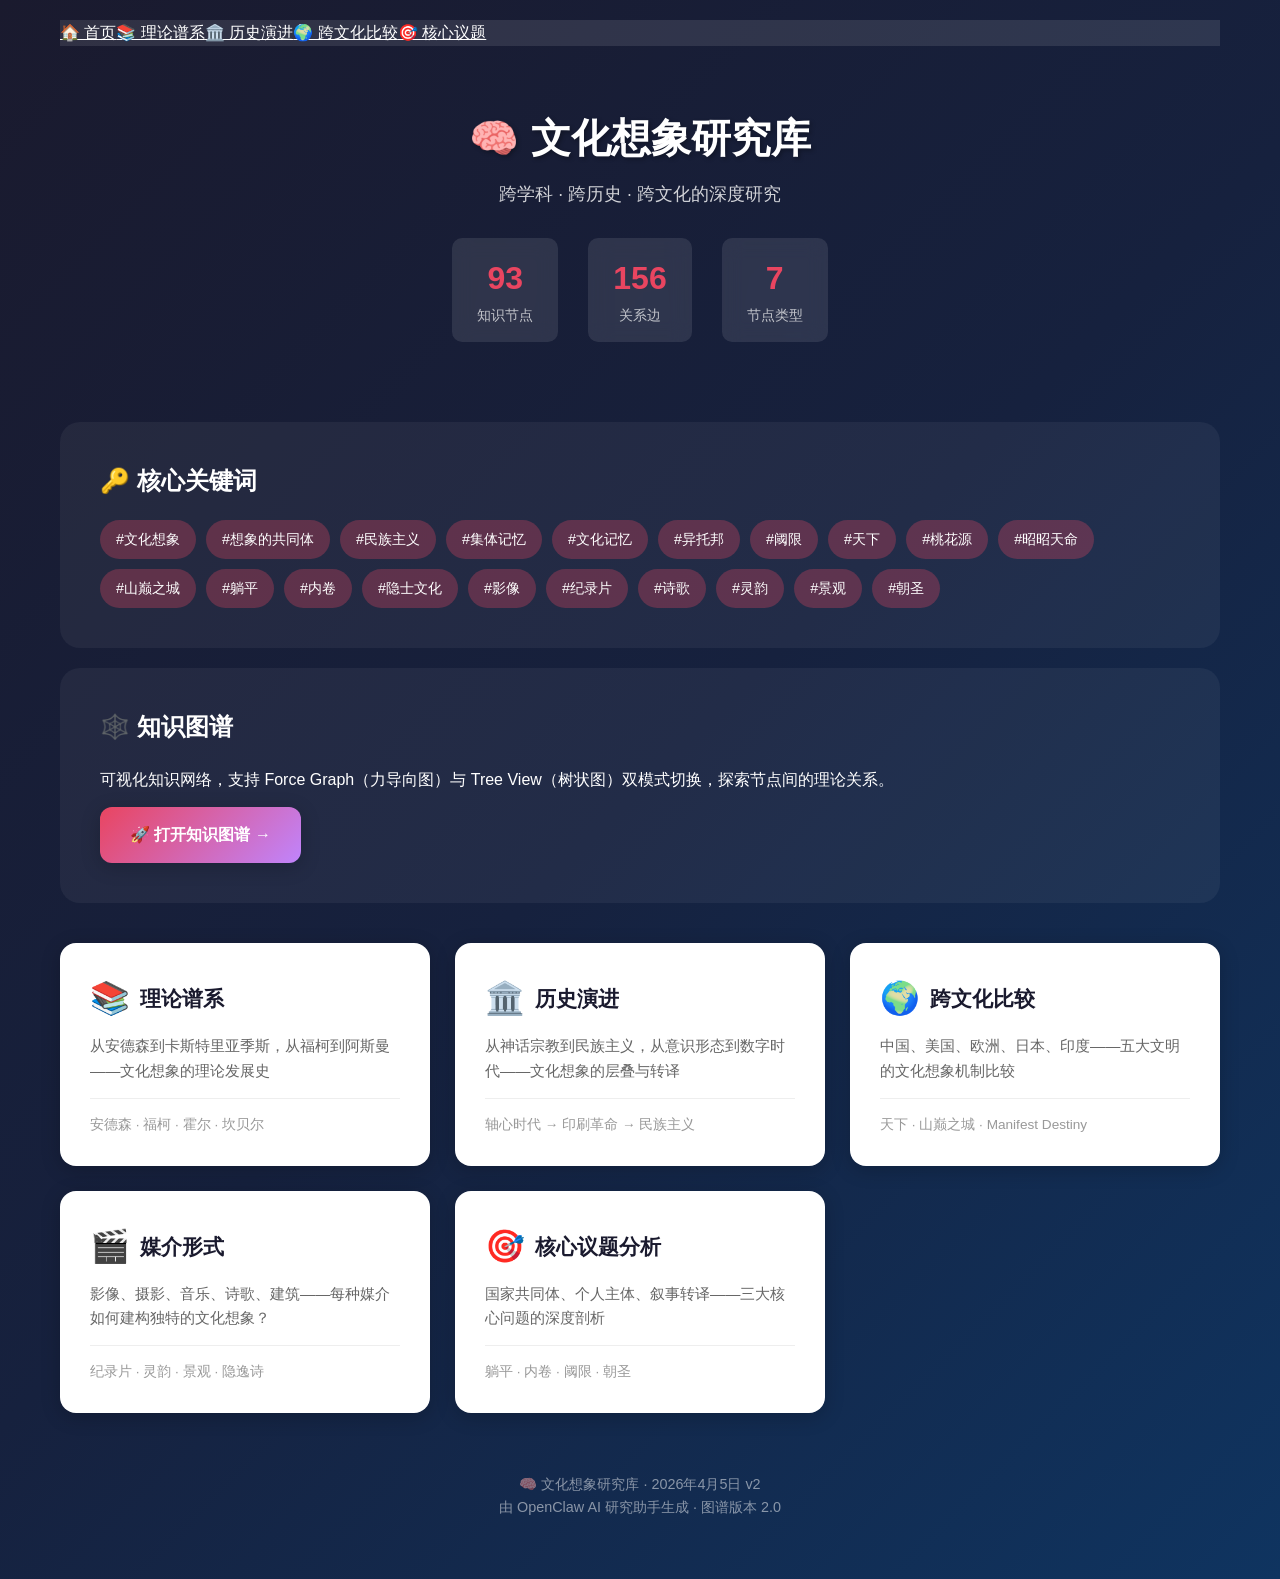
<file: index.html>
<!DOCTYPE html>
<html lang="zh-CN">
<head>
    <meta charset="UTF-8">
    <meta name="viewport" content="width=device-width, initial-scale=1.0">
    <title>🧠 文化想象研究库</title>
    <style>
        * {
            margin: 0;
            padding: 0;
            box-sizing: border-box;
        }
        
        body {
            font-family: -apple-system, BlinkMacSystemFont, "Segoe UI", Roboto, "Helvetica Neue", Arial, sans-serif;
            line-height: 1.6;
            color: #333;
            background: linear-gradient(135deg, #1a1a2e 0%, #16213e 50%, #0f3460 100%);
            min-height: 100vh;
        }
        
        .container {
            max-width: 1200px;
            margin: 0 auto;
            padding: 20px;
        }
        
        header {
            text-align: center;
            padding: 60px 20px;
            color: white;
        }
        
        header h1 {
            font-size: 2.5rem;
            margin-bottom: 10px;
            text-shadow: 2px 2px 4px rgba(0,0,0,0.3);
        }
        
        header p {
            font-size: 1.1rem;
            opacity: 0.8;
        }
        
        .stats {
            display: flex;
            justify-content: center;
            gap: 30px;
            margin-top: 30px;
            flex-wrap: wrap;
        }
        
        .stat {
            background: rgba(255,255,255,0.1);
            padding: 15px 25px;
            border-radius: 10px;
            backdrop-filter: blur(10px);
        }
        
        .stat-number {
            font-size: 2rem;
            font-weight: bold;
            color: #e94560;
        }
        
        .stat-label {
            font-size: 0.9rem;
            opacity: 0.7;
        }
        
        .nav-grid {
            display: grid;
            grid-template-columns: repeat(auto-fit, minmax(280px, 1fr));
            gap: 25px;
            padding: 20px 0;
        }
        
        .nav-card {
            background: white;
            border-radius: 16px;
            padding: 30px;
            text-decoration: none;
            color: inherit;
            transition: transform 0.3s, box-shadow 0.3s;
            box-shadow: 0 4px 20px rgba(0,0,0,0.2);
        }
        
        .nav-card:hover {
            transform: translateY(-5px);
            box-shadow: 0 8px 30px rgba(233, 69, 96, 0.3);
        }
        
        .nav-card h2 {
            color: #1a1a2e;
            font-size: 1.3rem;
            margin-bottom: 10px;
            display: flex;
            align-items: center;
            gap: 10px;
        }
        
        .nav-card .emoji {
            font-size: 2rem;
        }
        
        .nav-card p {
            color: #666;
            font-size: 0.95rem;
        }
        
        .nav-card .meta {
            margin-top: 15px;
            padding-top: 15px;
            border-top: 1px solid #eee;
            font-size: 0.85rem;
            color: #999;
        }
        
        .hero-section {
            background: rgba(255,255,255,0.05);
            border-radius: 20px;
            padding: 40px;
            margin: 20px 0;
            color: white;
        }
        
        .hero-section h2 {
            font-size: 1.5rem;
            margin-bottom: 20px;
        }
        
        .keyword-grid {
            display: flex;
            flex-wrap: wrap;
            gap: 10px;
        }
        
        .keyword {
            background: rgba(233, 69, 96, 0.3);
            padding: 8px 16px;
            border-radius: 20px;
            font-size: 0.9rem;
        }
        
        footer {
            text-align: center;
            padding: 40px;
            color: rgba(255,255,255,0.5);
            font-size: 0.9rem;
        }
        
        @media (max-width: 768px) {
            header h1 {
                font-size: 1.8rem;
            }
            
            .stats {
                gap: 15px;
            }
            
            .stat {
                padding: 10px 20px;
            }
            
            .stat-number {
                font-size: 1.5rem;
            }
        }
    </style>
</head>
<body>
    <div class="container">
        <div class="nav-bar" style="background: rgba(255,255,255,0.1);"><a href="index.html" class="home" style="color: white;">🏠 首页</a><a href="theory.html" style="color: white;">📚 理论谱系</a><a href="history.html" style="color: white;">🏛️ 历史演进</a><a href="compare.html" style="color: white;">🌍 跨文化比较</a><a href="analysis.html" style="color: white;">🎯 核心议题</a></div>
<header>
            <h1>🧠 文化想象研究库</h1>
            <p>跨学科 · 跨历史 · 跨文化的深度研究</p>
            
            <div class="stats">
                <div class="stat">
                    <div class="stat-number">93</div>
                    <div class="stat-label">知识节点</div>
                </div>
                <div class="stat">
                    <div class="stat-number">156</div>
                    <div class="stat-label">关系边</div>
                </div>
                <div class="stat">
                    <div class="stat-number">7</div>
                    <div class="stat-label">节点类型</div>
                </div>
            </div>
        </header>

        <div class="hero-section">
            <h2>🔑 核心关键词</h2>
            <div class="keyword-grid">
                <span class="keyword">#文化想象</span>
                <span class="keyword">#想象的共同体</span>
                <span class="keyword">#民族主义</span>
                <span class="keyword">#集体记忆</span>
                <span class="keyword">#文化记忆</span>
                <span class="keyword">#异托邦</span>
                <span class="keyword">#阈限</span>
                <span class="keyword">#天下</span>
                <span class="keyword">#桃花源</span>
                <span class="keyword">#昭昭天命</span>
                <span class="keyword">#山巅之城</span>
                <span class="keyword">#躺平</span>
                <span class="keyword">#内卷</span>
                <span class="keyword">#隐士文化</span>
                <span class="keyword">#影像</span>
                <span class="keyword">#纪录片</span>
                <span class="keyword">#诗歌</span>
                <span class="keyword">#灵韵</span>
                <span class="keyword">#景观</span>
                <span class="keyword">#朝圣</span>
            </div>
        </div>

        <div class="hero-section">
            <h2>🕸️ 知识图谱</h2>
            <p style="margin-bottom:15px">可视化知识网络，支持 Force Graph（力导向图）与 Tree View（树状图）双模式切换，探索节点间的理论关系。</p>
            <a href="graph.html" class="nav-card" style="display:inline-block;padding:15px 30px;background:linear-gradient(135deg,#e94560,#c084fc);color:white;border-radius:12px;text-decoration:none;font-weight:bold;">
                🚀 打开知识图谱 →
            </a>
        </div>
        
        <div class="nav-grid">
            <a href="theory.html" class="nav-card">
                <h2><span class="emoji">📚</span> 理论谱系</h2>
                <p>从安德森到卡斯特里亚季斯，从福柯到阿斯曼——文化想象的理论发展史</p>
                <div class="meta">安德森 · 福柯 · 霍尔 · 坎贝尔</div>
            </a>

            <a href="history.html" class="nav-card">
                <h2><span class="emoji">🏛️</span> 历史演进</h2>
                <p>从神话宗教到民族主义，从意识形态到数字时代——文化想象的层叠与转译</p>
                <div class="meta">轴心时代 → 印刷革命 → 民族主义</div>
            </a>

            <a href="compare.html" class="nav-card">
                <h2><span class="emoji">🌍</span> 跨文化比较</h2>
                <p>中国、美国、欧洲、日本、印度——五大文明的文化想象机制比较</p>
                <div class="meta">天下 · 山巅之城 · Manifest Destiny</div>
            </a>

            <a href="media.html" class="nav-card">
                <h2><span class="emoji">🎬</span> 媒介形式</h2>
                <p>影像、摄影、音乐、诗歌、建筑——每种媒介如何建构独特的文化想象？</p>
                <div class="meta">纪录片 · 灵韵 · 景观 · 隐逸诗</div>
            </a>

            <a href="analysis.html" class="nav-card">
                <h2><span class="emoji">🎯</span> 核心议题分析</h2>
                <p>国家共同体、个人主体、叙事转译——三大核心问题的深度剖析</p>
                <div class="meta">躺平 · 内卷 · 阈限 · 朝圣</div>
            </a>
        </div>
        
        <footer>
            <p>🧠 文化想象研究库 · 2026年4月5日 v2</p>
            <p>由 OpenClaw AI 研究助手生成 · 图谱版本 2.0</p>
        </footer>
    </div>
</body>
</html>
</file>
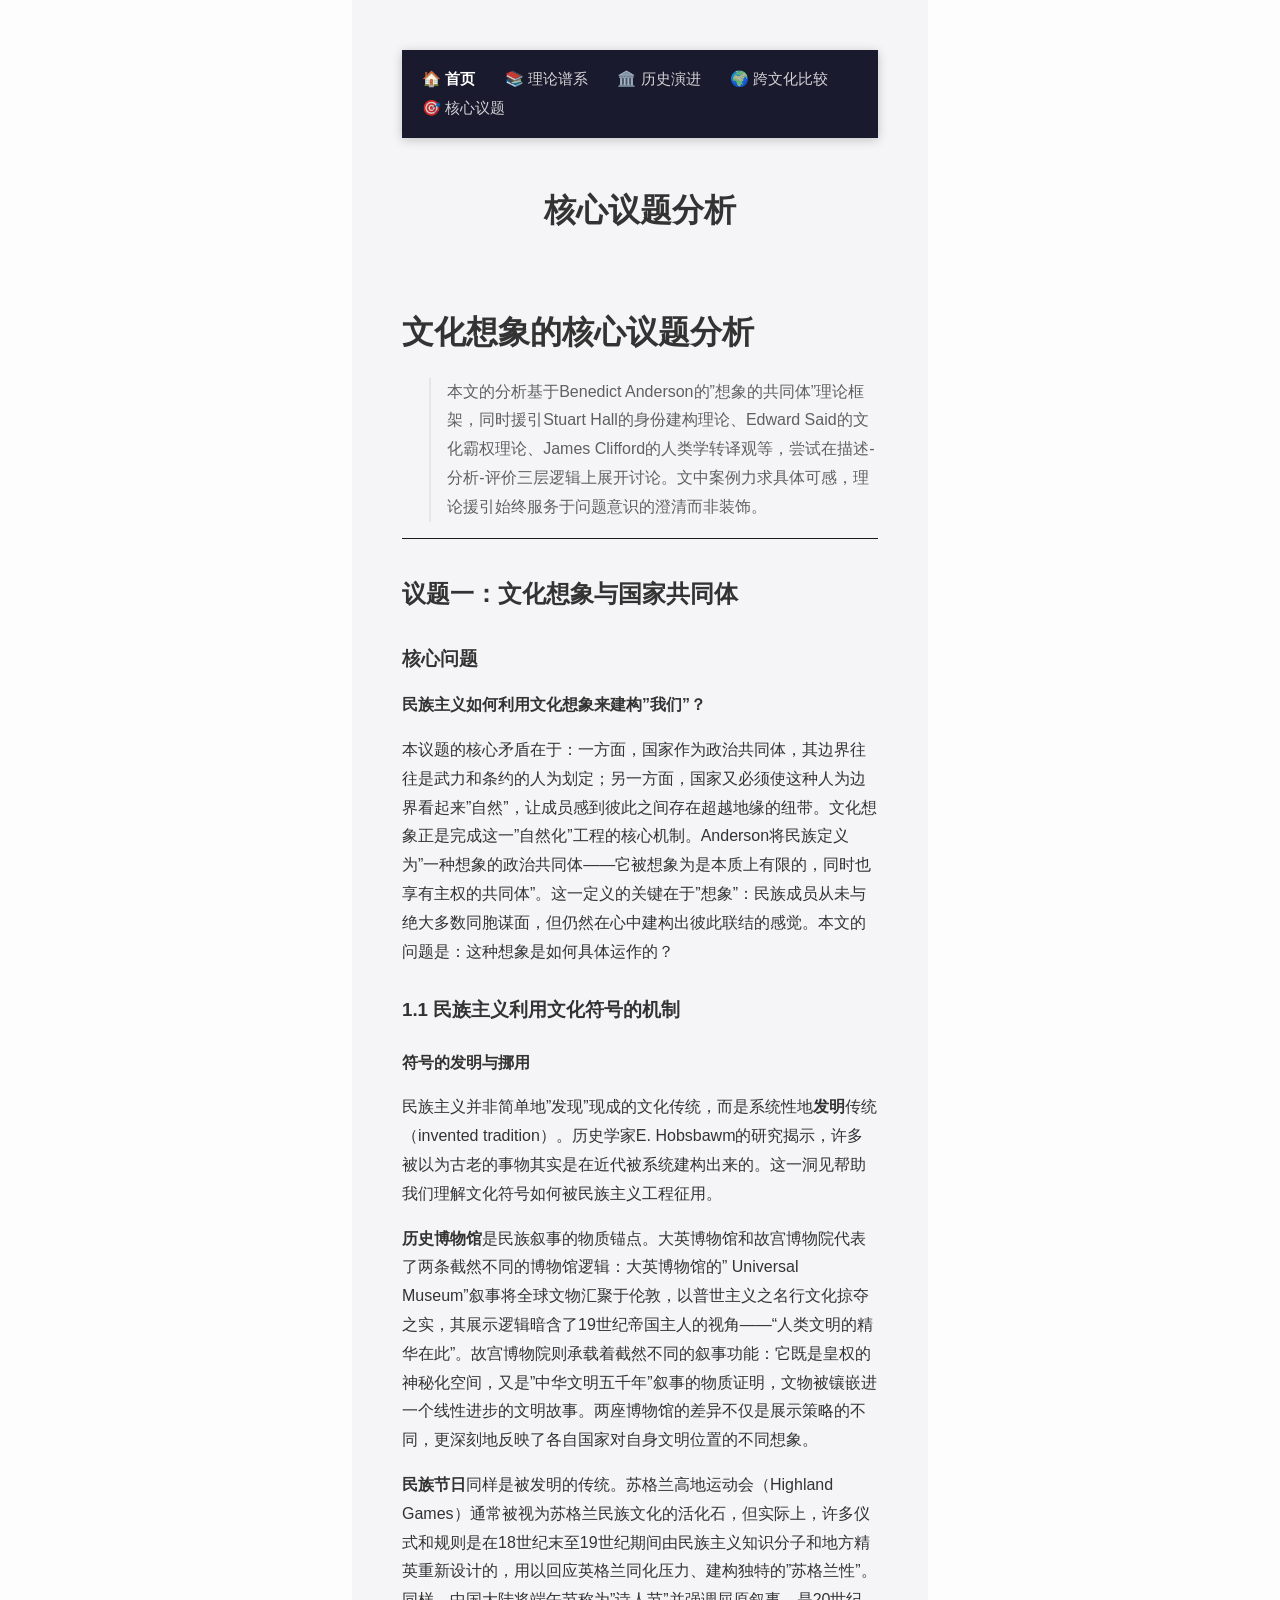
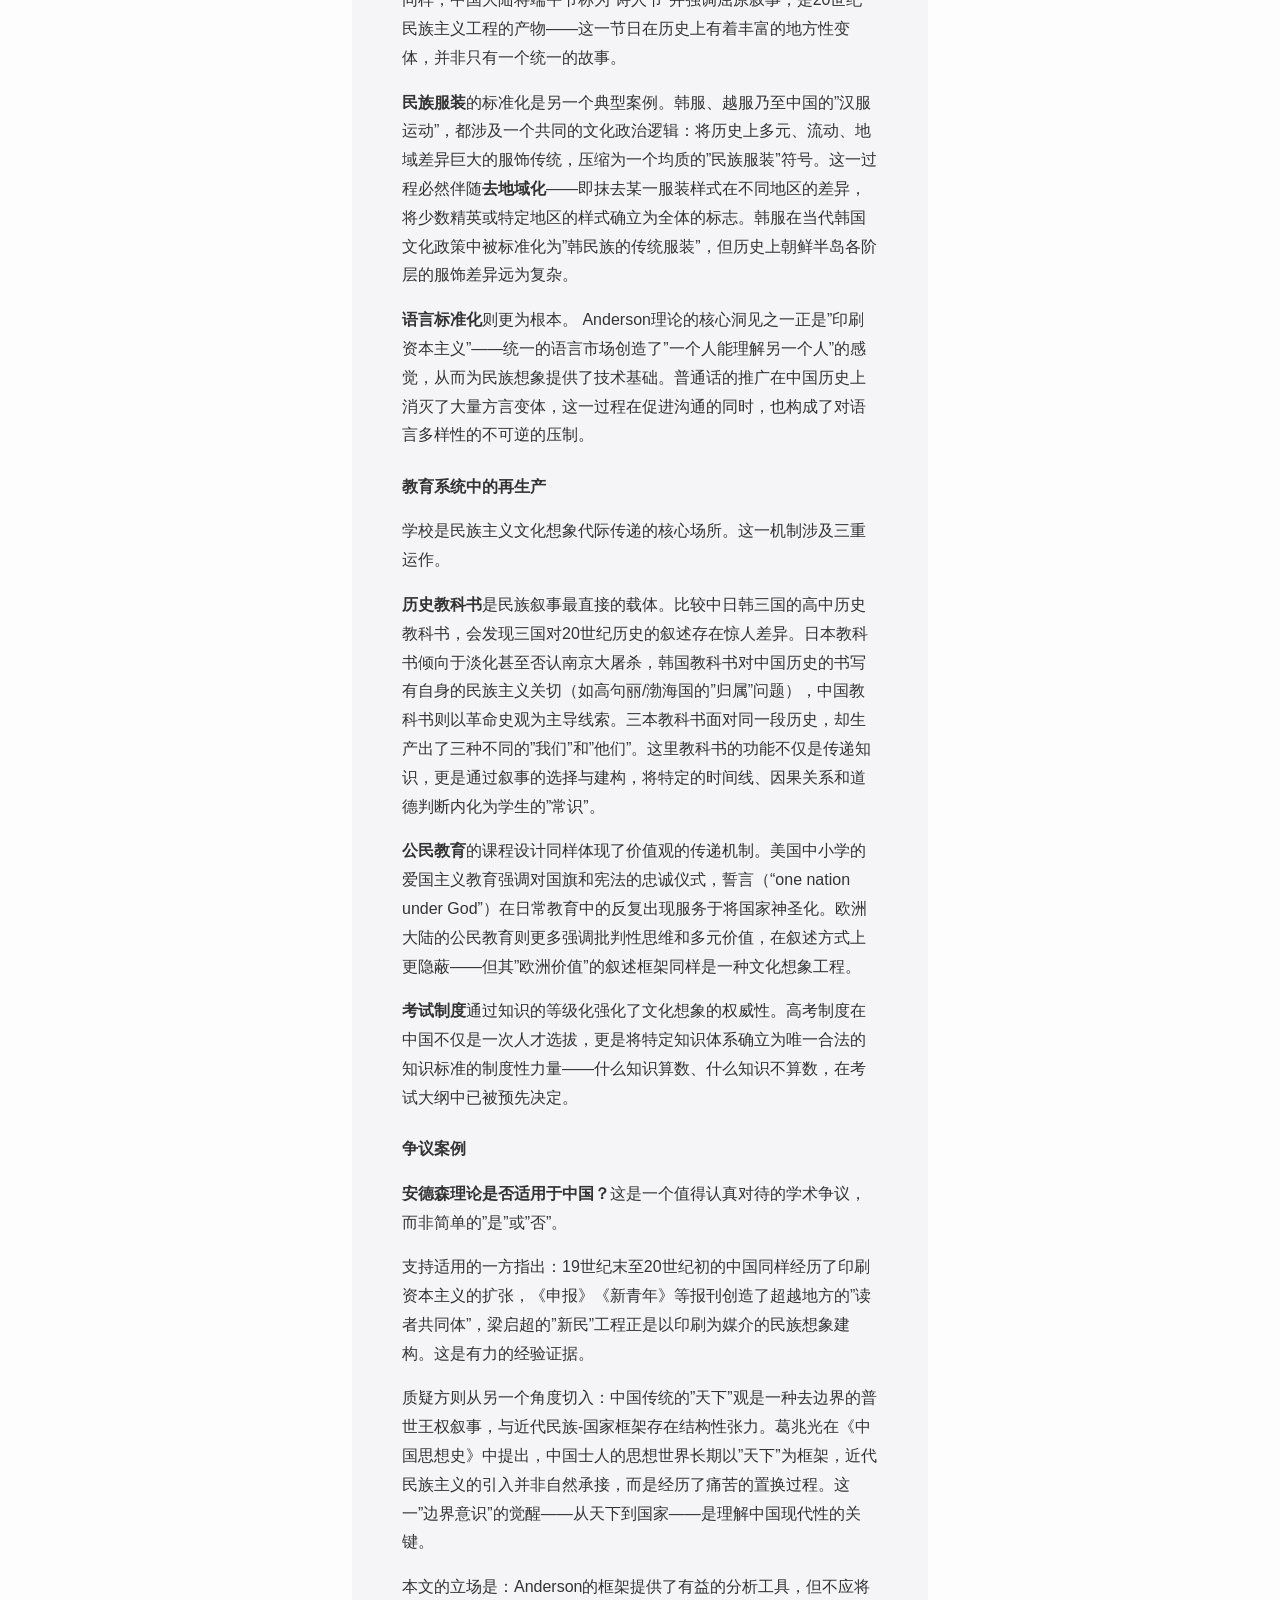
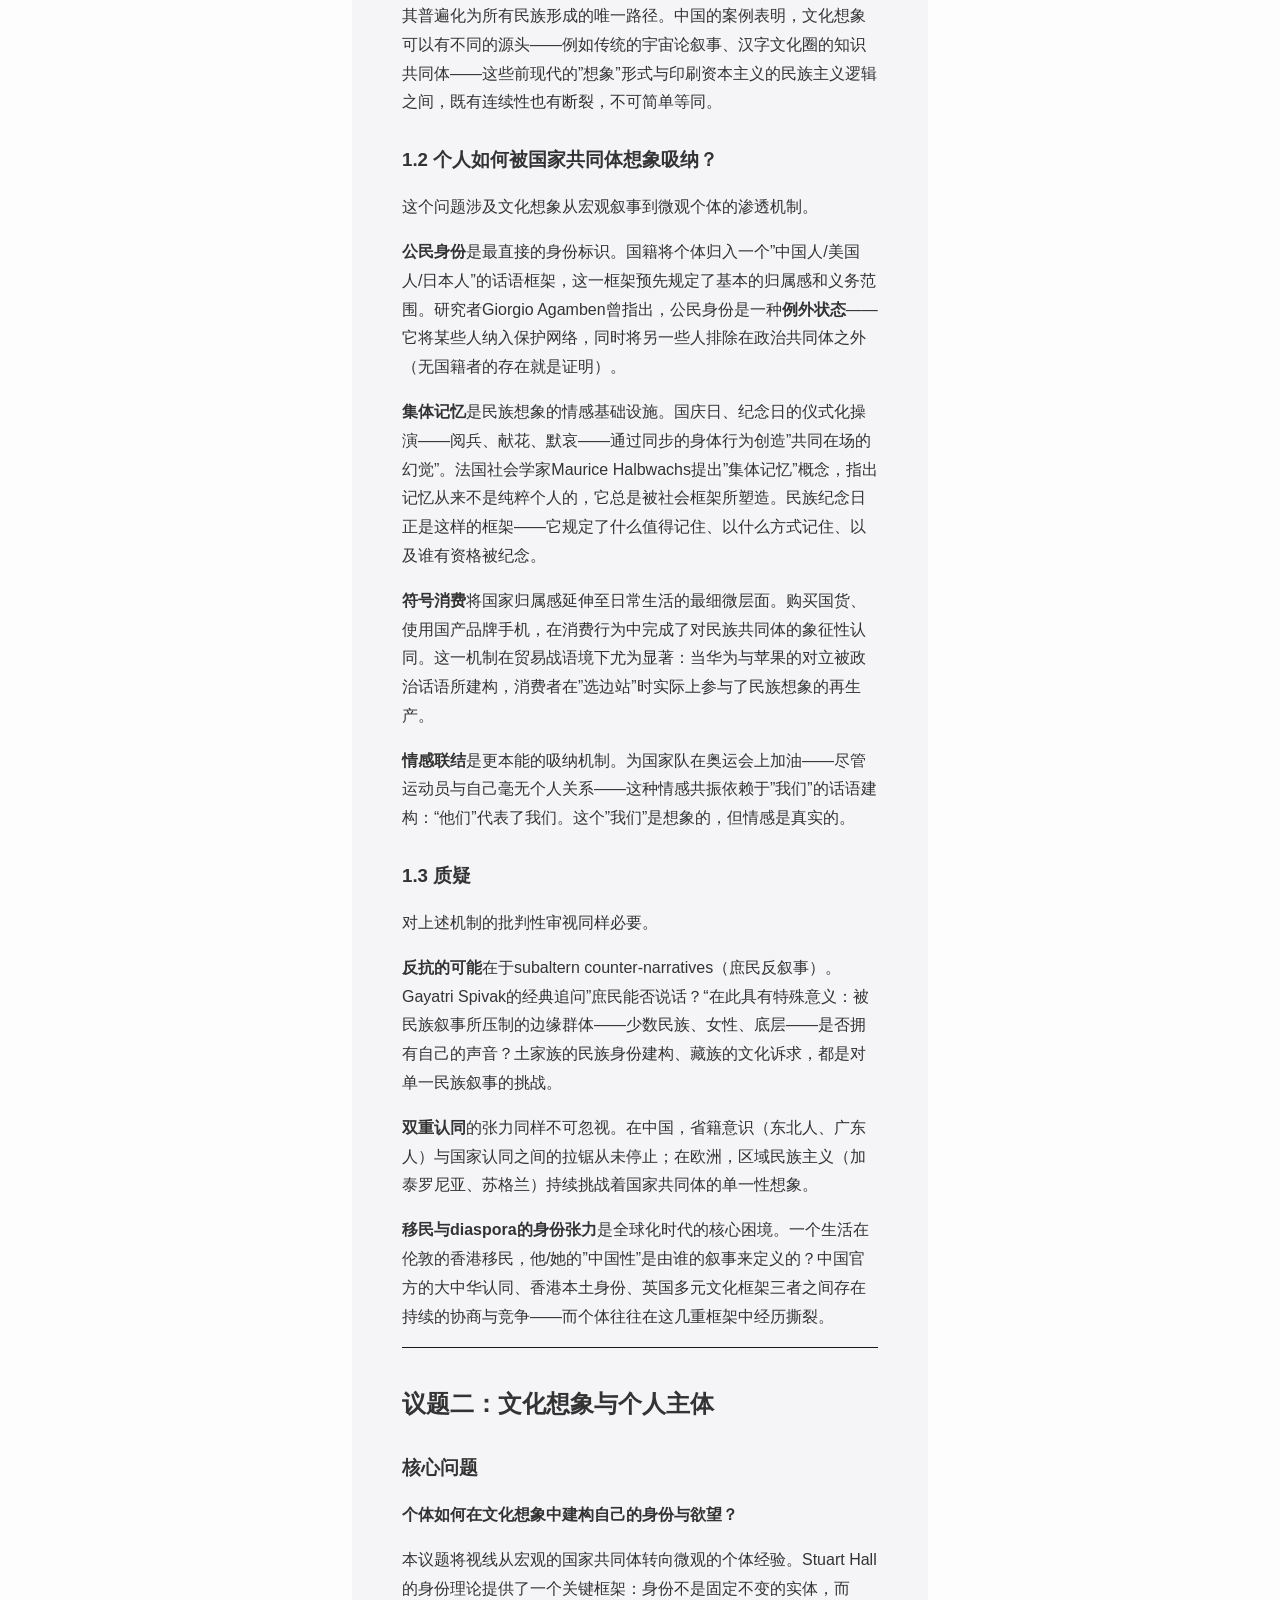
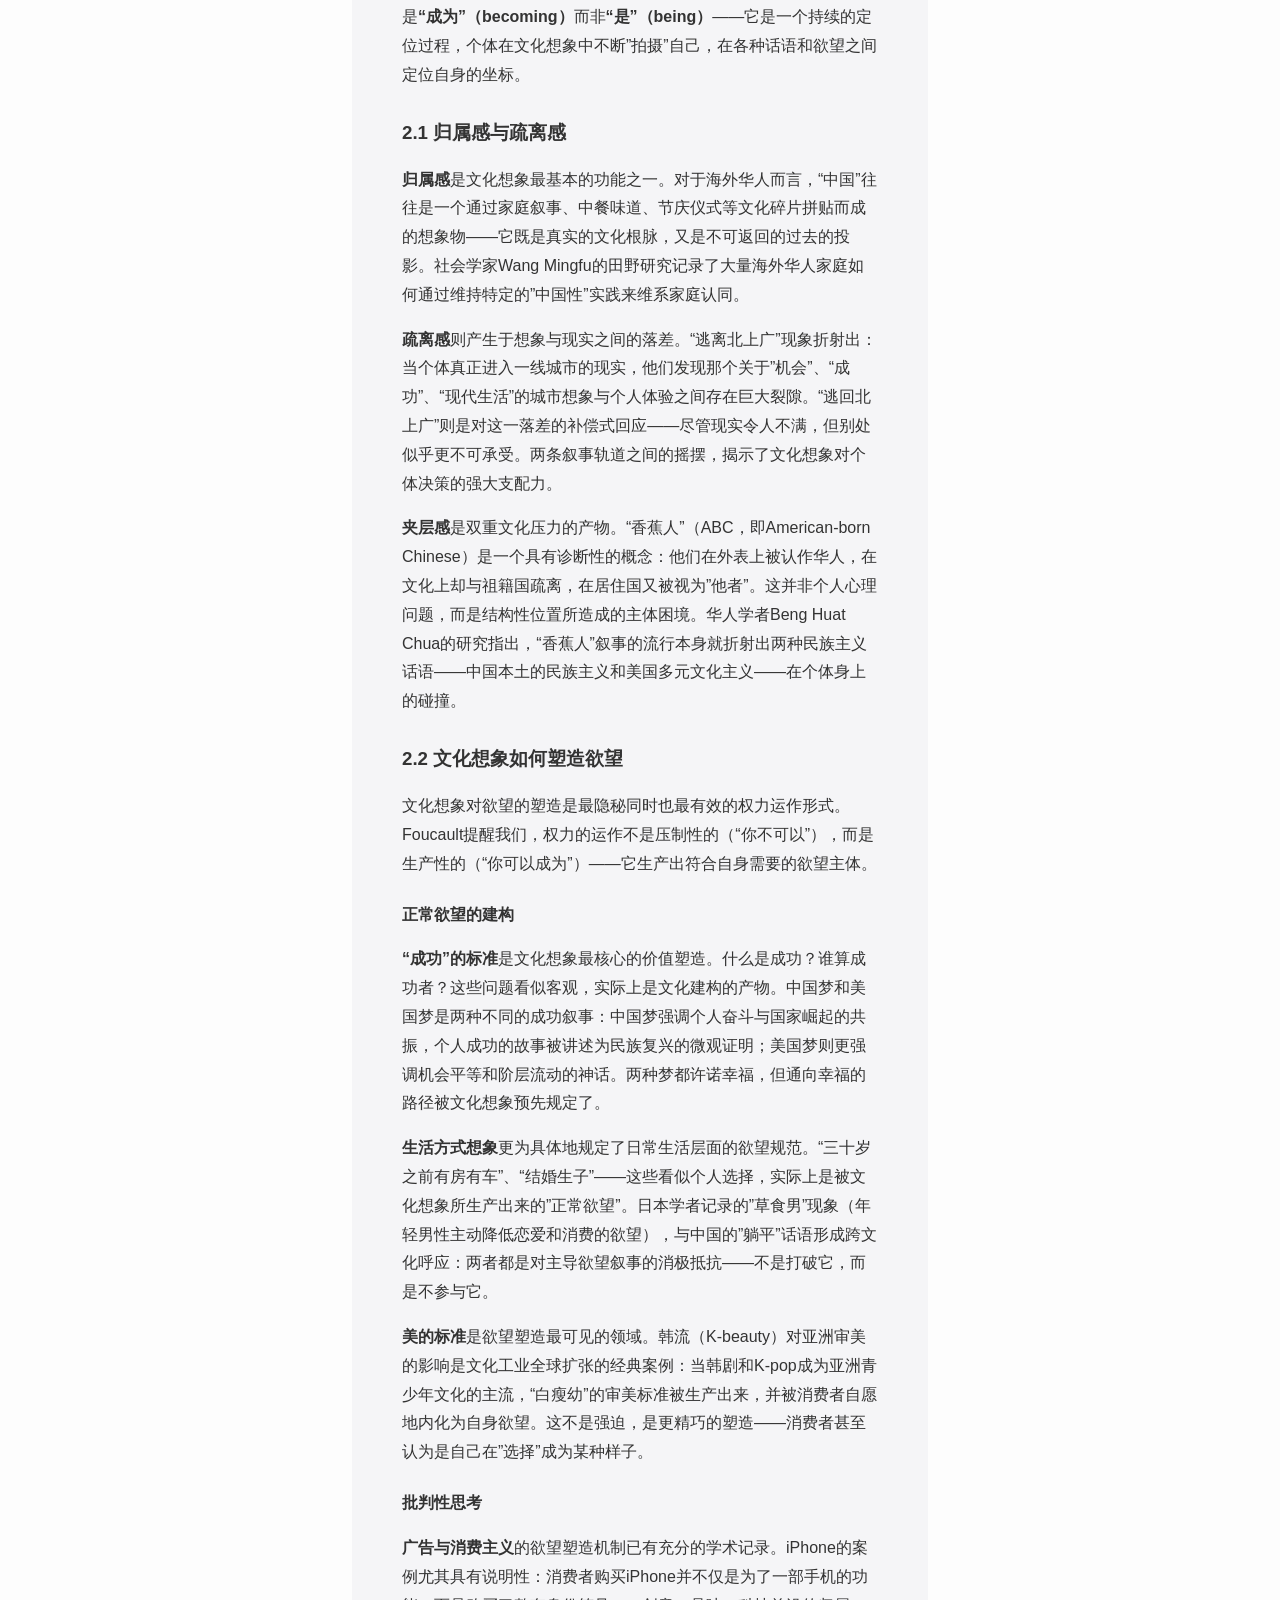
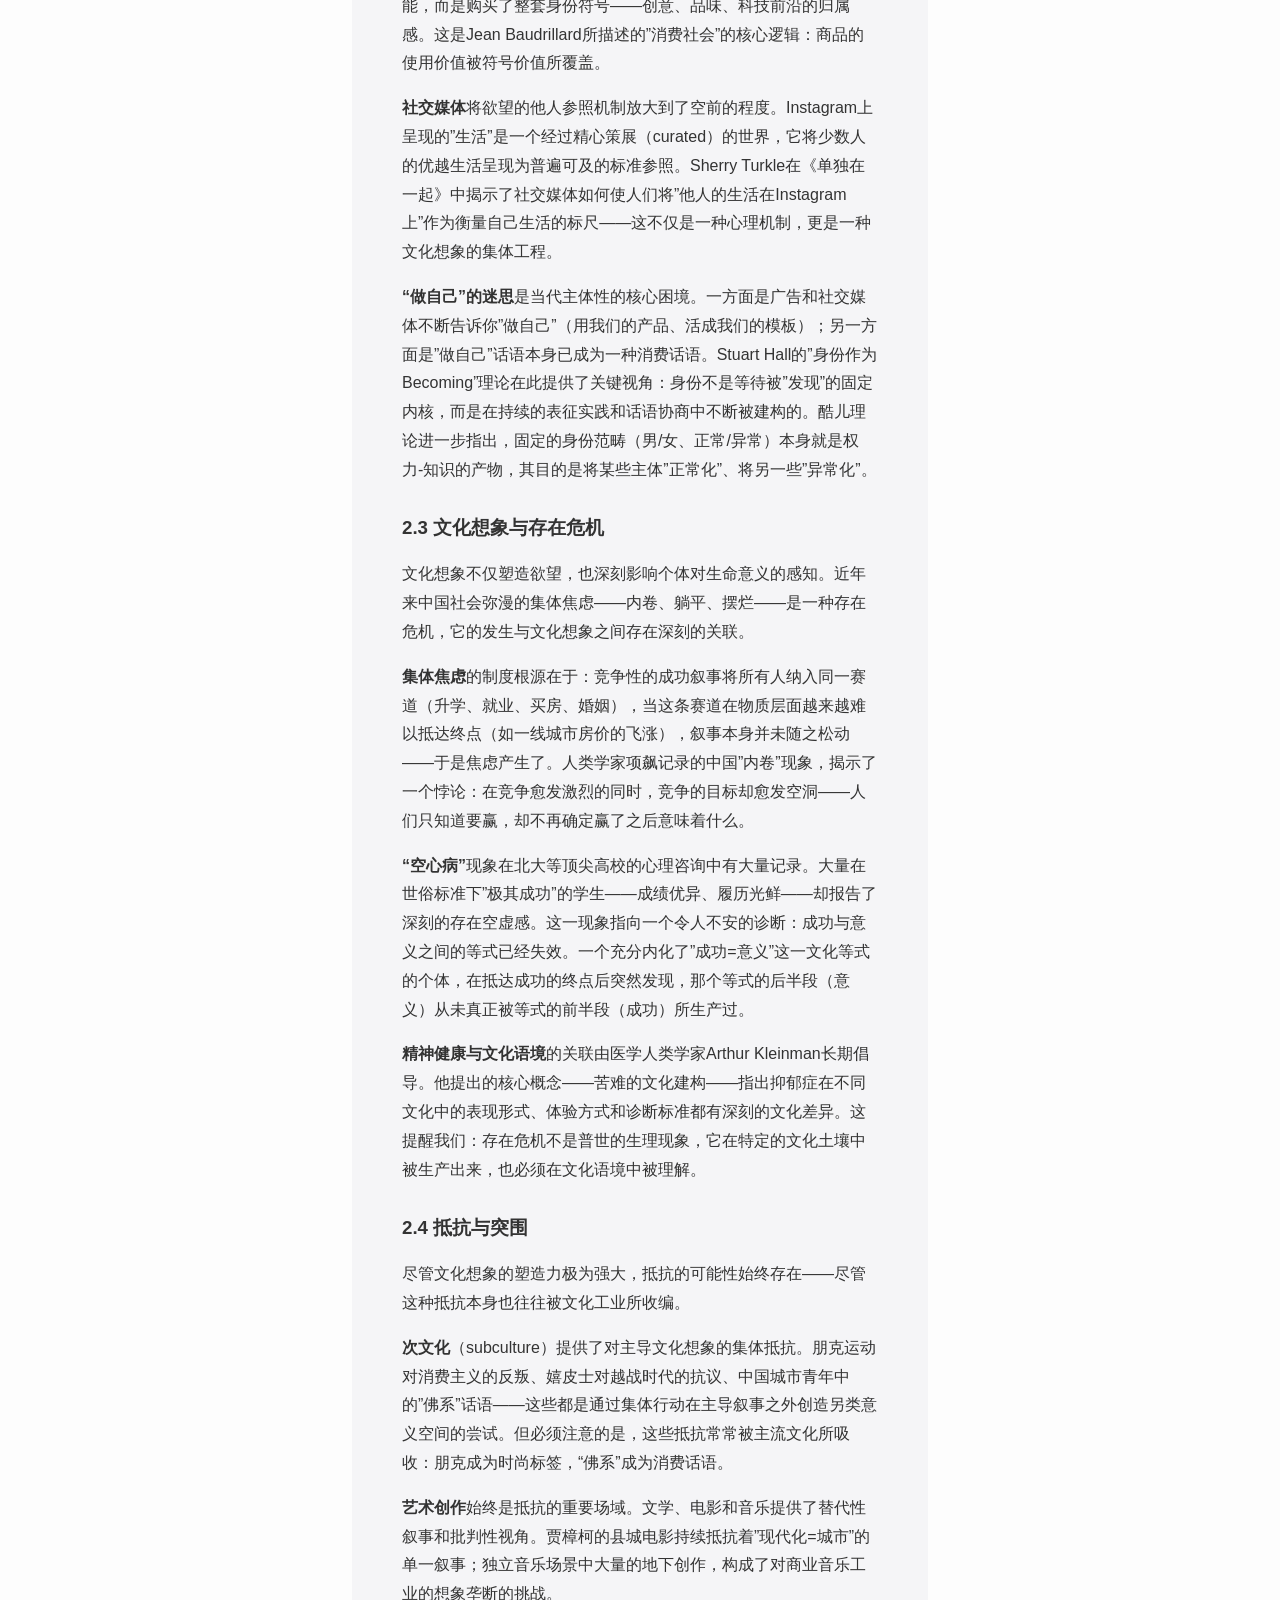
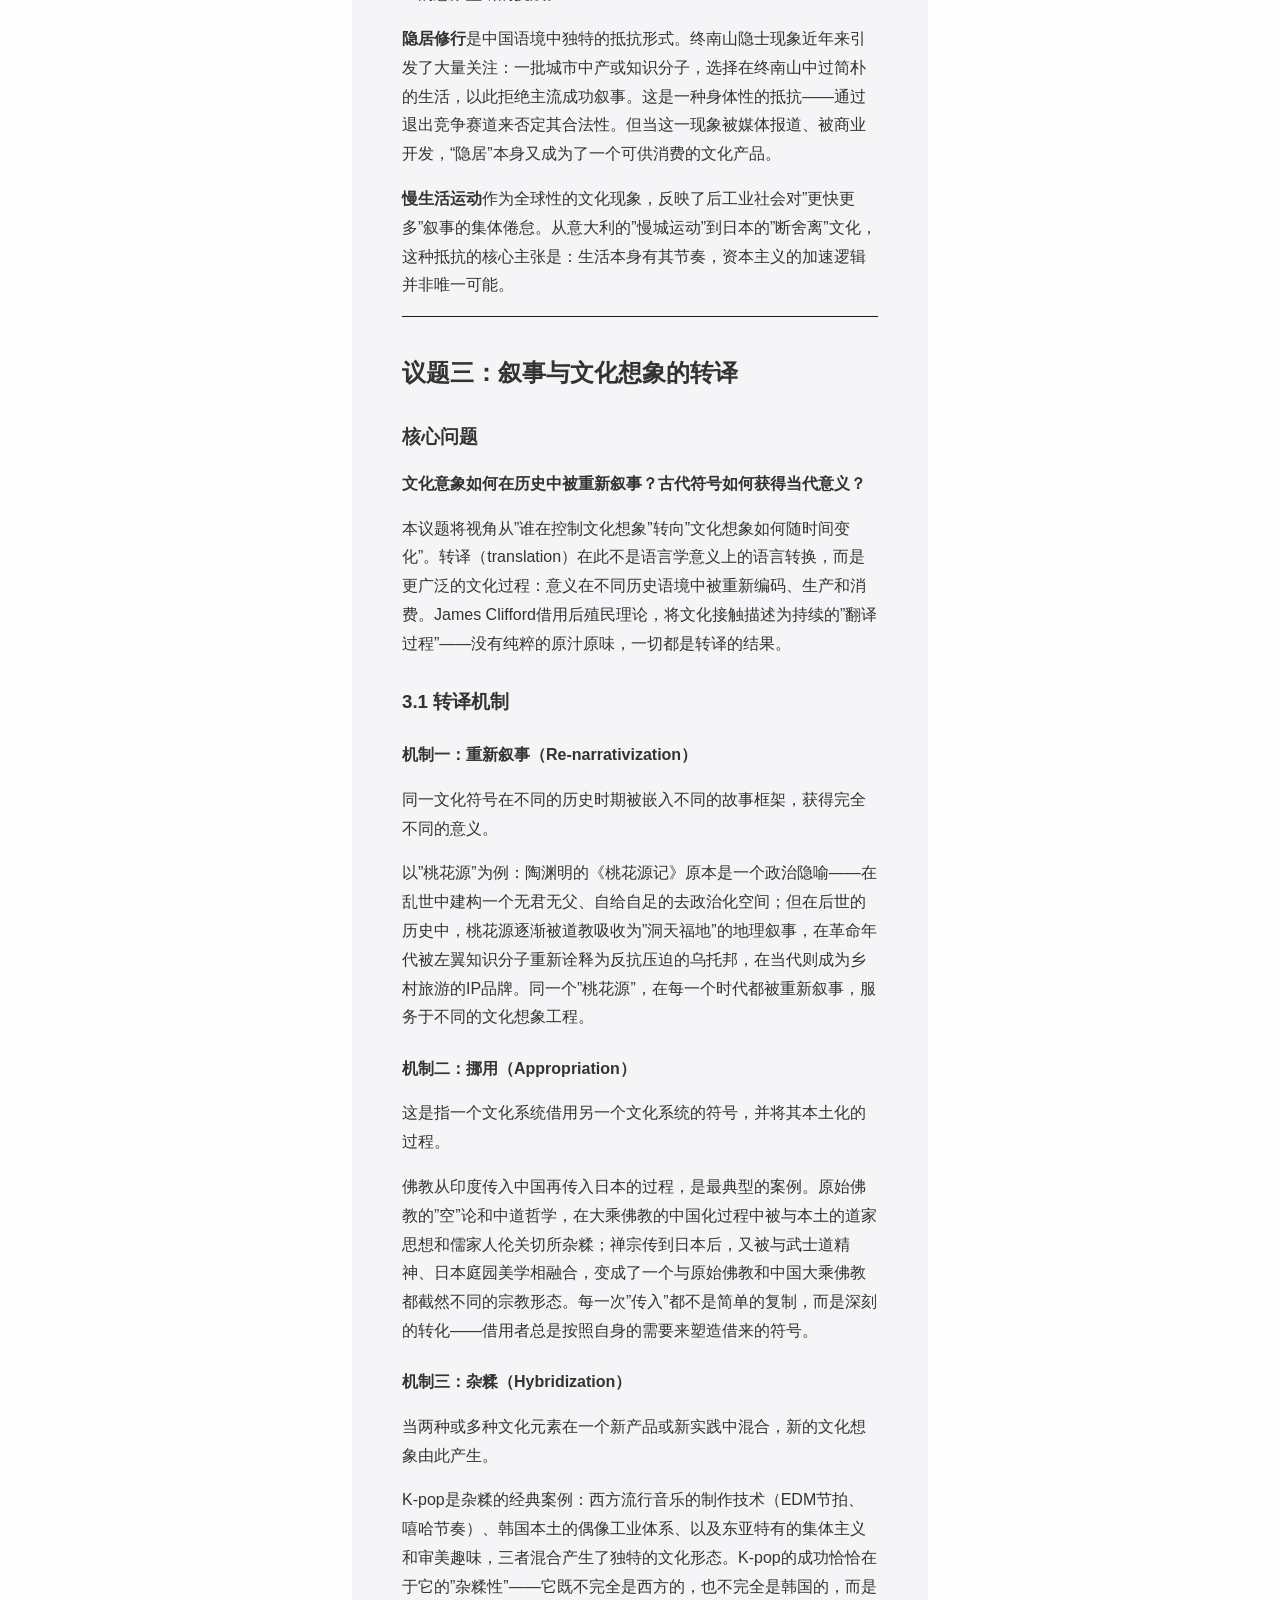
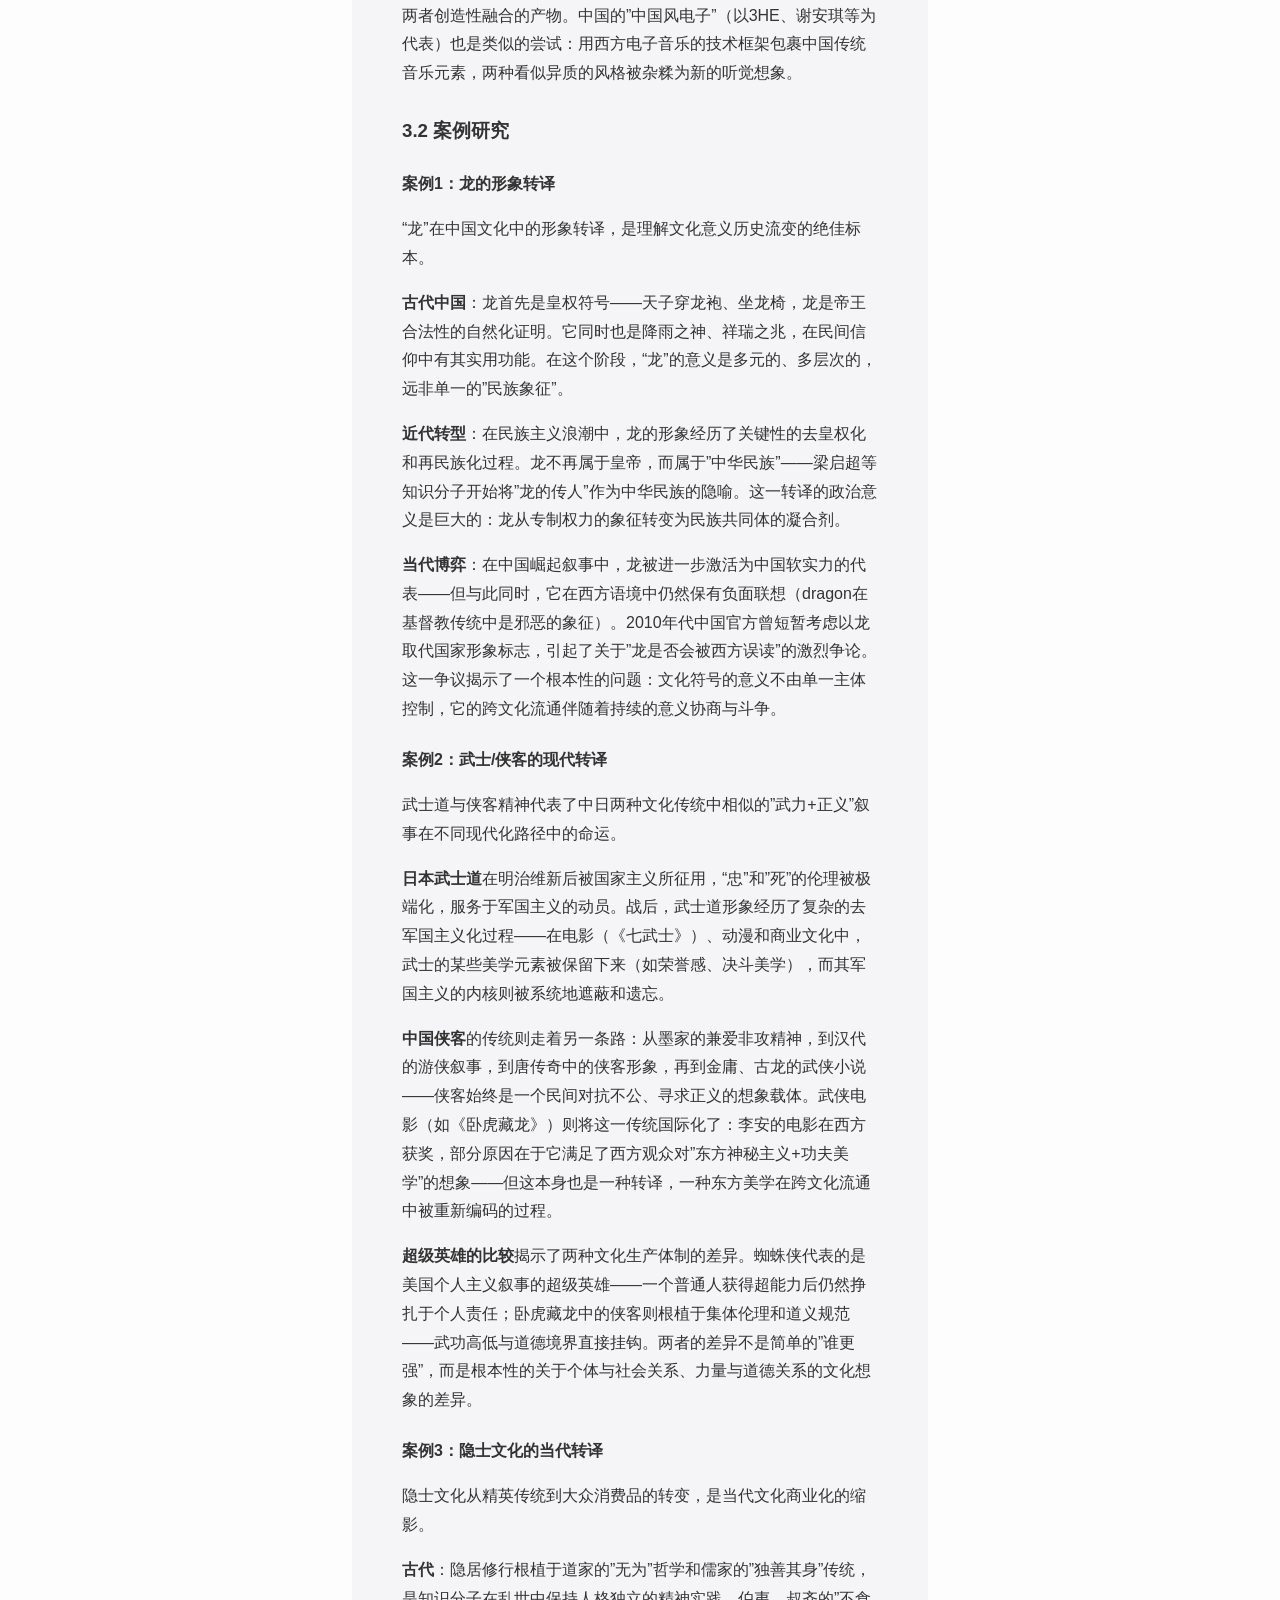
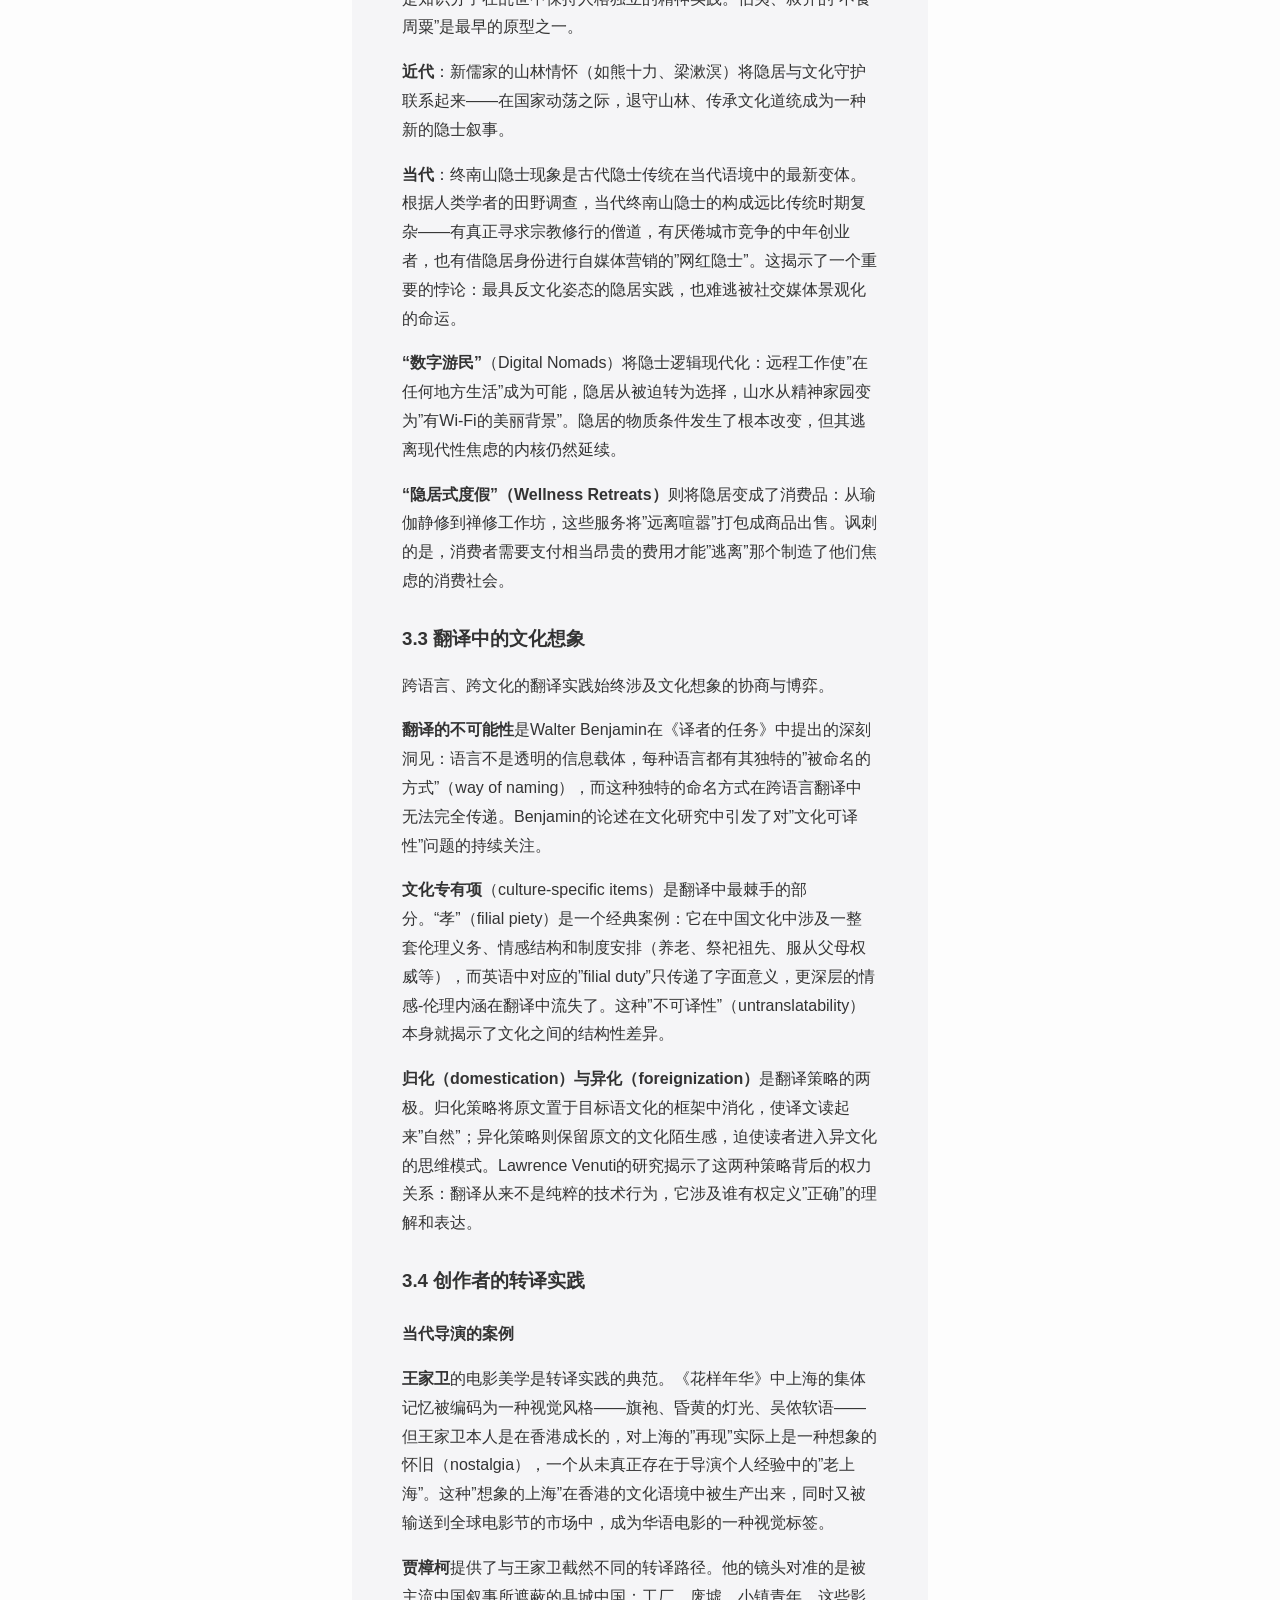
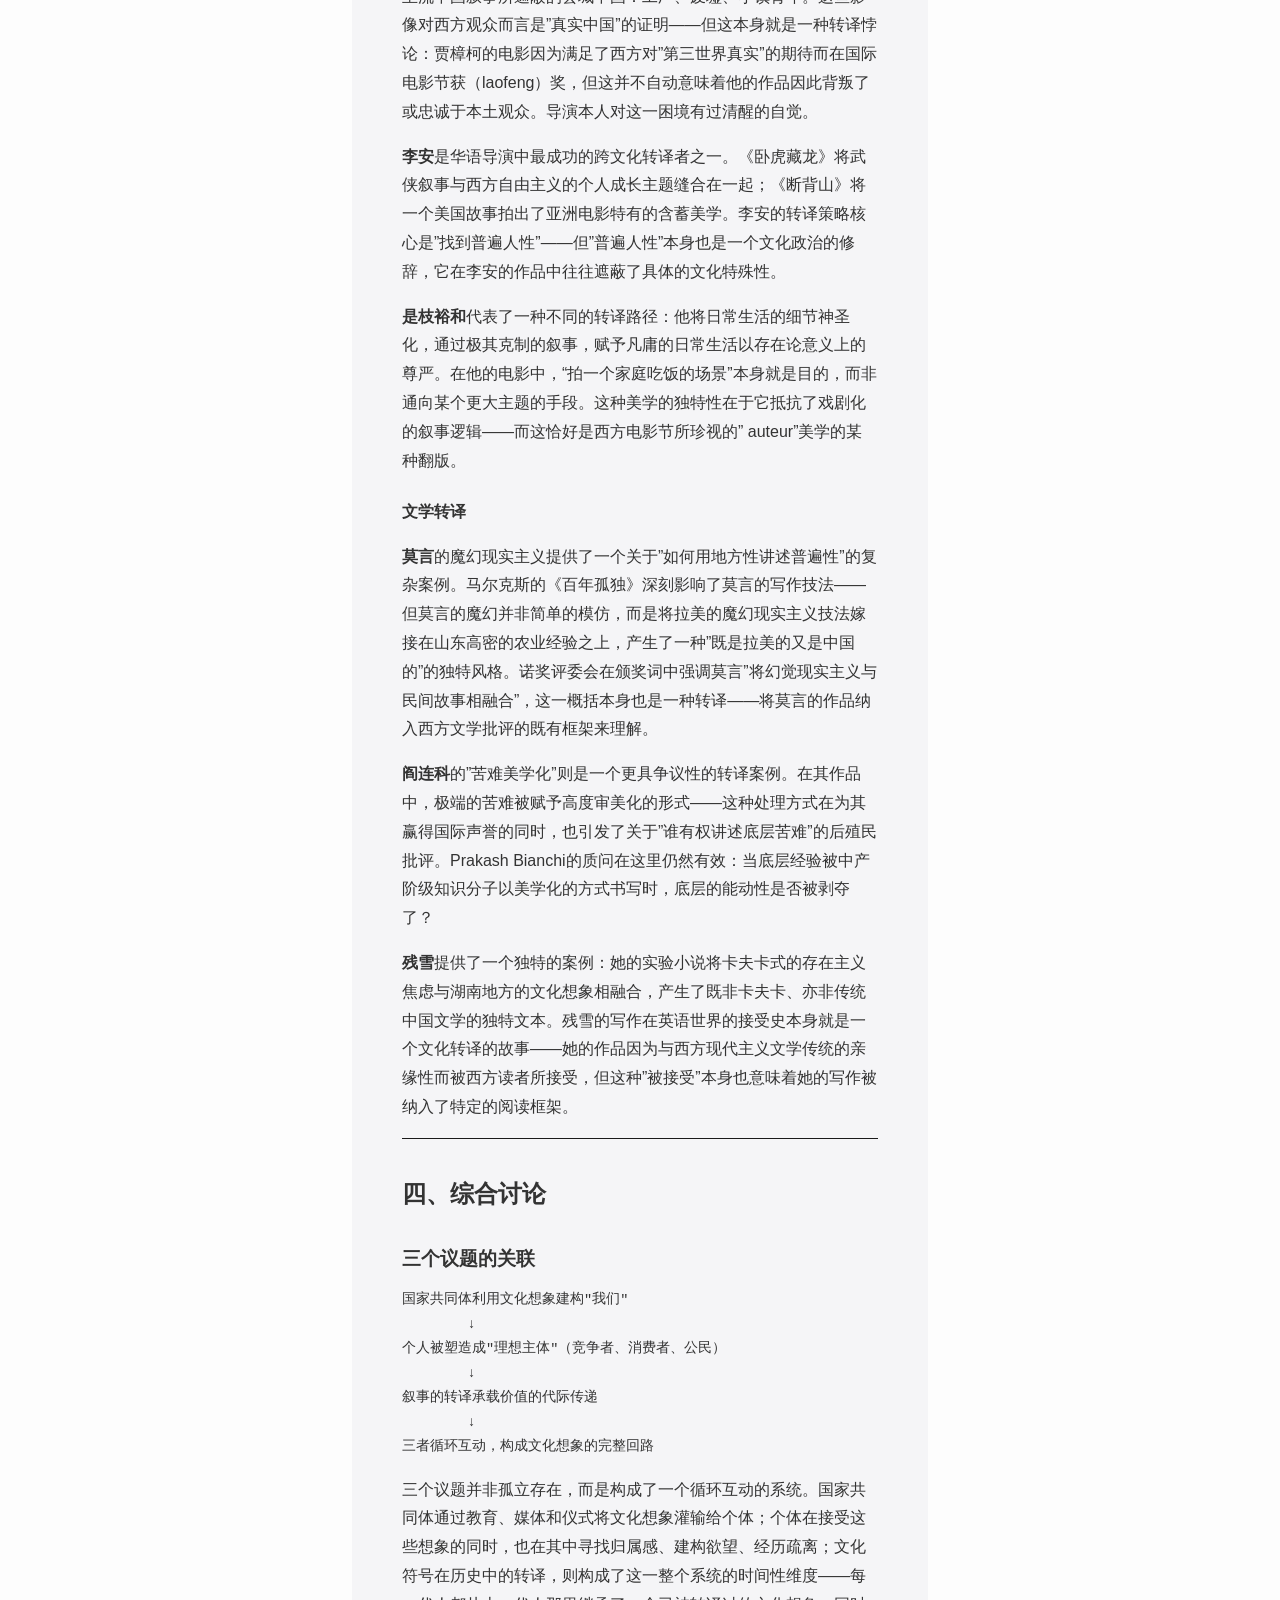
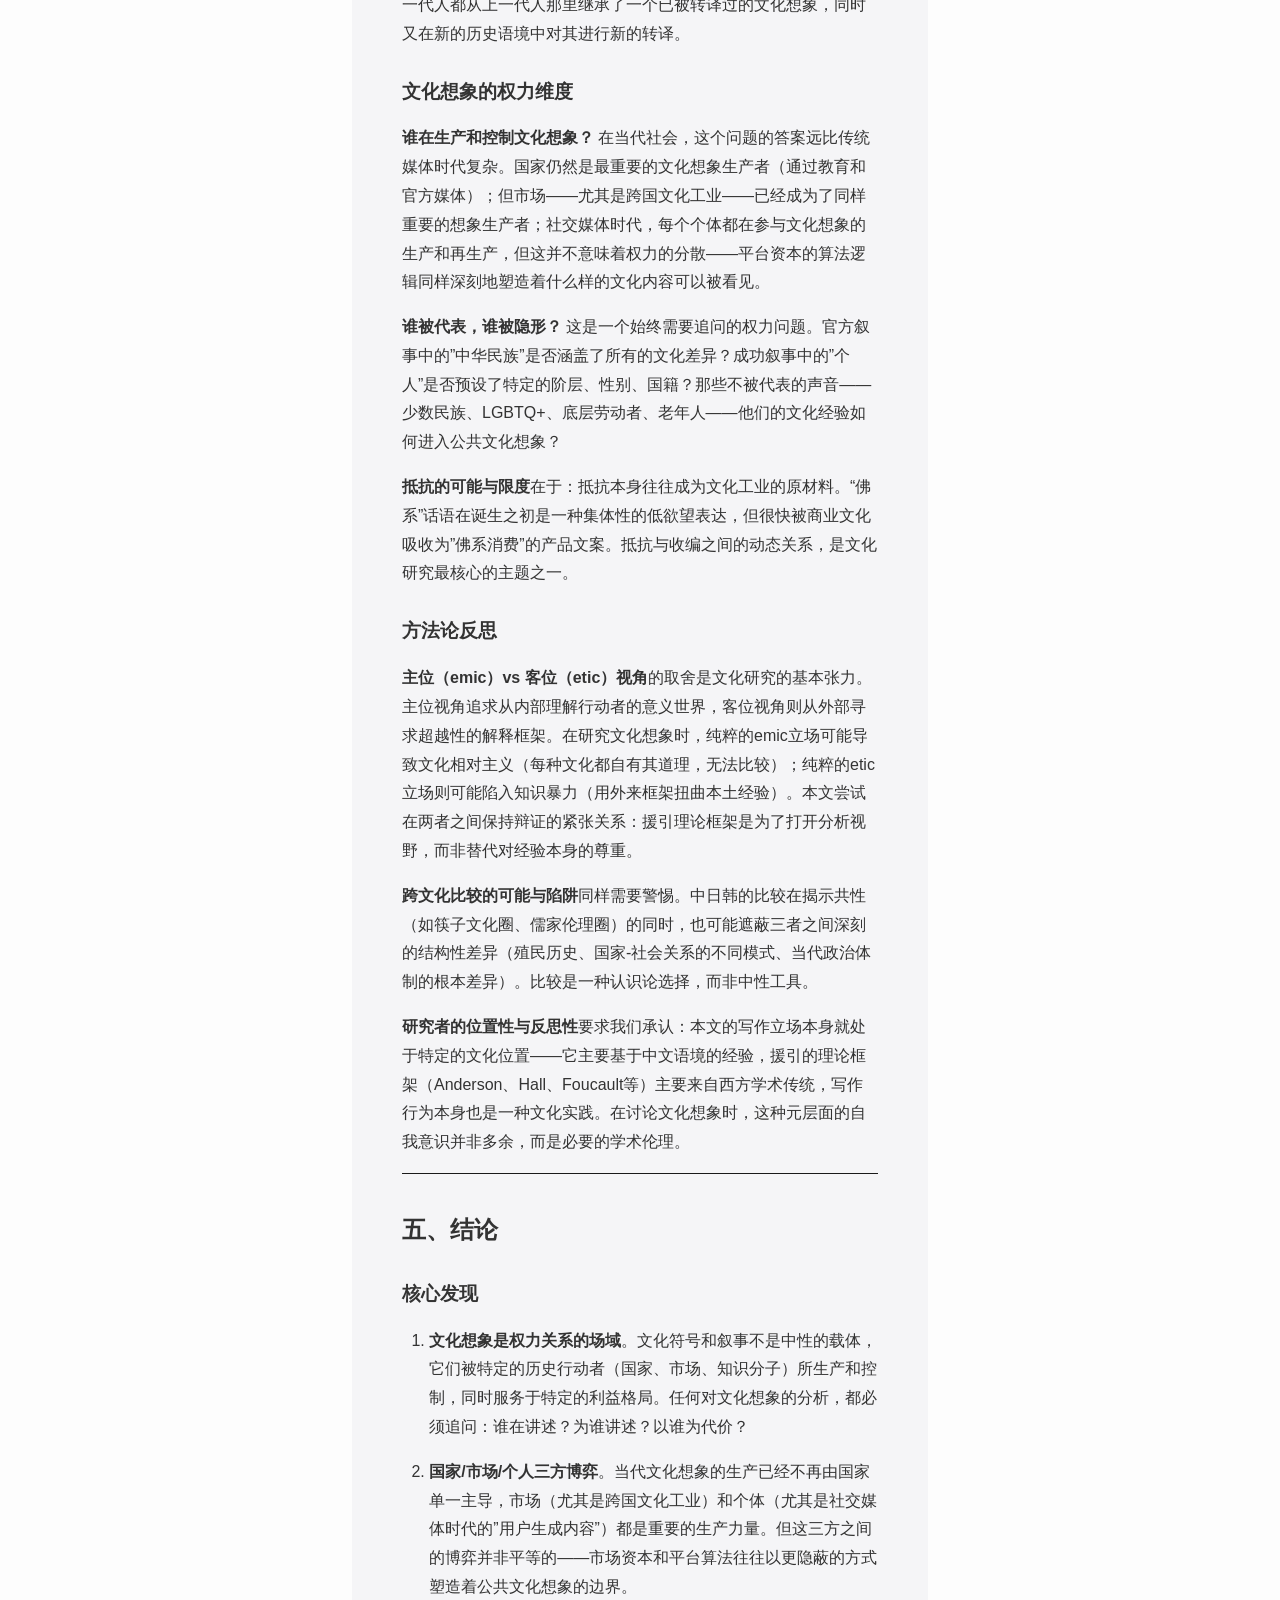
<file: analysis.html>
<!DOCTYPE html>
<html xmlns="http://www.w3.org/1999/xhtml">
<head>
    <link rel="stylesheet" href="style.css">
    <link rel="stylesheet" href="style.css">
  <meta charset="utf-8" />
  <meta name="generator" content="pandoc" />
  <meta name="viewport" content="width=device-width, initial-scale=1.0, user-scalable=yes" />
  <title>核心议题分析</title>
  <style>
    /* Default styles provided by pandoc.
    ** See https://pandoc.org/MANUAL.html#variables-for-html for config info.
    */
    html {
      color: #1a1a1a;
      background-color: #fdfdfd;
    }
    body {
      margin: 0 auto;
      max-width: 36em;
      padding-left: 50px;
      padding-right: 50px;
      padding-top: 50px;
      padding-bottom: 50px;
      hyphens: auto;
      overflow-wrap: break-word;
      text-rendering: optimizeLegibility;
      font-kerning: normal;
    }
    @media (max-width: 600px) {
      body {
        font-size: 0.9em;
        padding: 12px;
      }
      h1 {
        font-size: 1.8em;
      }
    }
    @media print {
      html {
        background-color: white;
      }
      body {
        background-color: transparent;
        color: black;
        font-size: 12pt;
      }
      p, h2, h3 {
        orphans: 3;
        widows: 3;
      }
      h2, h3, h4 {
        page-break-after: avoid;
      }
    }
    p {
      margin: 1em 0;
    }
    a {
      color: #1a1a1a;
    }
    a:visited {
      color: #1a1a1a;
    }
    img {
      max-width: 100%;
    }
    svg {
      height: auto;
      max-width: 100%;
    }
    h1, h2, h3, h4, h5, h6 {
      margin-top: 1.4em;
    }
    h5, h6 {
      font-size: 1em;
      font-style: italic;
    }
    h6 {
      font-weight: normal;
    }
    ol, ul {
      padding-left: 1.7em;
      margin-top: 1em;
    }
    li > ol, li > ul {
      margin-top: 0;
    }
    blockquote {
      margin: 1em 0 1em 1.7em;
      padding-left: 1em;
      border-left: 2px solid #e6e6e6;
      color: #606060;
    }
    code {
      white-space: pre-wrap;
      font-family: Menlo, Monaco, Consolas, 'Lucida Console', monospace;
      font-size: 85%;
      margin: 0;
      hyphens: manual;
    }
    pre {
      margin: 1em 0;
      overflow: auto;
    }
    pre code {
      padding: 0;
      overflow: visible;
      overflow-wrap: normal;
    }
    .sourceCode {
     background-color: transparent;
     overflow: visible;
    }
    hr {
      border: none;
      border-top: 1px solid #1a1a1a;
      height: 1px;
      margin: 1em 0;
    }
    table {
      margin: 1em 0;
      border-collapse: collapse;
      width: 100%;
      overflow-x: auto;
      display: block;
      font-variant-numeric: lining-nums tabular-nums;
    }
    table caption {
      margin-bottom: 0.75em;
    }
    tbody {
      margin-top: 0.5em;
      border-top: 1px solid #1a1a1a;
      border-bottom: 1px solid #1a1a1a;
    }
    th {
      border-top: 1px solid #1a1a1a;
      padding: 0.25em 0.5em 0.25em 0.5em;
    }
    td {
      padding: 0.125em 0.5em 0.25em 0.5em;
    }
    header {
      margin-bottom: 4em;
      text-align: center;
    }
    #TOC li {
      list-style: none;
    }
    #TOC ul {
      padding-left: 1.3em;
    }
    #TOC > ul {
      padding-left: 0;
    }
    #TOC a:not(:hover) {
      text-decoration: none;
    }
    span.smallcaps{font-variant: small-caps;}
    div.columns{display: flex; gap: min(4vw, 1.5em);}
    div.column{flex: auto; overflow-x: auto;}
    div.hanging-indent{margin-left: 1.5em; text-indent: -1.5em;}
    /* The extra [class] is a hack that increases specificity enough to
       override a similar rule in reveal.js */
    ul.task-list[class]{list-style: none;}
    ul.task-list li input[type="checkbox"] {
      font-size: inherit;
      width: 0.8em;
      margin: 0 0.8em 0.2em -1.6em;
      vertical-align: middle;
    }
    .display.math{display: block; text-align: center; margin: 0.5rem auto;}
  </style>
</head>
<body>
    <div class="nav-bar">
  <a href="index.html" class="home">🏠 首页</a>
  <a href="theory.html">📚 理论谱系</a>
  <a href="history.html">🏛️ 历史演进</a>
  <a href="compare.html">🌍 跨文化比较</a>
  <a href="analysis.html">🎯 核心议题</a>
</div>
<header id="title-block-header">
<h1 class="title">核心议题分析</h1>
</header>
<h1 id="文化想象的核心议题分析">文化想象的核心议题分析</h1>
<blockquote>
<p>本文的分析基于Benedict
Anderson的”想象的共同体”理论框架，同时援引Stuart
Hall的身份建构理论、Edward Said的文化霸权理论、James
Clifford的人类学转译观等，尝试在描述-分析-评价三层逻辑上展开讨论。文中案例力求具体可感，理论援引始终服务于问题意识的澄清而非装饰。</p>
</blockquote>
<hr />
<h2 id="议题一文化想象与国家共同体">议题一：文化想象与国家共同体</h2>
<h3 id="核心问题">核心问题</h3>
<p><strong>民族主义如何利用文化想象来建构”我们”？</strong></p>
<p>本议题的核心矛盾在于：一方面，国家作为政治共同体，其边界往往是武力和条约的人为划定；另一方面，国家又必须使这种人为边界看起来”自然”，让成员感到彼此之间存在超越地缘的纽带。文化想象正是完成这一”自然化”工程的核心机制。Anderson将民族定义为”一种想象的政治共同体——它被想象为是本质上有限的，同时也享有主权的共同体”。这一定义的关键在于”想象”：民族成员从未与绝大多数同胞谋面，但仍然在心中建构出彼此联结的感觉。本文的问题是：这种想象是如何具体运作的？</p>
<h3 id="民族主义利用文化符号的机制">1.1 民族主义利用文化符号的机制</h3>
<h4 id="符号的发明与挪用">符号的发明与挪用</h4>
<p>民族主义并非简单地”发现”现成的文化传统，而是系统性地<strong>发明</strong>传统（invented
tradition）。历史学家E.
Hobsbawm的研究揭示，许多被以为古老的事物其实是在近代被系统建构出来的。这一洞见帮助我们理解文化符号如何被民族主义工程征用。</p>
<p><strong>历史博物馆</strong>是民族叙事的物质锚点。大英博物馆和故宫博物院代表了两条截然不同的博物馆逻辑：大英博物馆的”
Universal
Museum”叙事将全球文物汇聚于伦敦，以普世主义之名行文化掠夺之实，其展示逻辑暗含了19世纪帝国主人的视角——“人类文明的精华在此”。故宫博物院则承载着截然不同的叙事功能：它既是皇权的神秘化空间，又是”中华文明五千年”叙事的物质证明，文物被镶嵌进一个线性进步的文明故事。两座博物馆的差异不仅是展示策略的不同，更深刻地反映了各自国家对自身文明位置的不同想象。</p>
<p><strong>民族节日</strong>同样是被发明的传统。苏格兰高地运动会（Highland
Games）通常被视为苏格兰民族文化的活化石，但实际上，许多仪式和规则是在18世纪末至19世纪期间由民族主义知识分子和地方精英重新设计的，用以回应英格兰同化压力、建构独特的”苏格兰性”。同样，中国大陆将端午节称为”诗人节”并强调屈原叙事，是20世纪民族主义工程的产物——这一节日在历史上有着丰富的地方性变体，并非只有一个统一的故事。</p>
<p><strong>民族服装</strong>的标准化是另一个典型案例。韩服、越服乃至中国的”汉服运动”，都涉及一个共同的文化政治逻辑：将历史上多元、流动、地域差异巨大的服饰传统，压缩为一个均质的”民族服装”符号。这一过程必然伴随<strong>去地域化</strong>——即抹去某一服装样式在不同地区的差异，将少数精英或特定地区的样式确立为全体的标志。韩服在当代韩国文化政策中被标准化为”韩民族的传统服装”，但历史上朝鲜半岛各阶层的服饰差异远为复杂。</p>
<p><strong>语言标准化</strong>则更为根本。
Anderson理论的核心洞见之一正是”印刷资本主义”——统一的语言市场创造了”一个人能理解另一个人”的感觉，从而为民族想象提供了技术基础。普通话的推广在中国历史上消灭了大量方言变体，这一过程在促进沟通的同时，也构成了对语言多样性的不可逆的压制。</p>
<h4 id="教育系统中的再生产">教育系统中的再生产</h4>
<p>学校是民族主义文化想象代际传递的核心场所。这一机制涉及三重运作。</p>
<p><strong>历史教科书</strong>是民族叙事最直接的载体。比较中日韩三国的高中历史教科书，会发现三国对20世纪历史的叙述存在惊人差异。日本教科书倾向于淡化甚至否认南京大屠杀，韩国教科书对中国历史的书写有自身的民族主义关切（如高句丽/渤海国的”归属”问题），中国教科书则以革命史观为主导线索。三本教科书面对同一段历史，却生产出了三种不同的”我们”和”他们”。这里教科书的功能不仅是传递知识，更是通过叙事的选择与建构，将特定的时间线、因果关系和道德判断内化为学生的”常识”。</p>
<p><strong>公民教育</strong>的课程设计同样体现了价值观的传递机制。美国中小学的爱国主义教育强调对国旗和宪法的忠诚仪式，誓言（“one
nation under
God”）在日常教育中的反复出现服务于将国家神圣化。欧洲大陆的公民教育则更多强调批判性思维和多元价值，在叙述方式上更隐蔽——但其”欧洲价值”的叙述框架同样是一种文化想象工程。</p>
<p><strong>考试制度</strong>通过知识的等级化强化了文化想象的权威性。高考制度在中国不仅是一次人才选拔，更是将特定知识体系确立为唯一合法的知识标准的制度性力量——什么知识算数、什么知识不算数，在考试大纲中已被预先决定。</p>
<h4 id="争议案例">争议案例</h4>
<p><strong>安德森理论是否适用于中国？</strong>这是一个值得认真对待的学术争议，而非简单的”是”或”否”。</p>
<p>支持适用的一方指出：19世纪末至20世纪初的中国同样经历了印刷资本主义的扩张，《申报》《新青年》等报刊创造了超越地方的”读者共同体”，梁启超的”新民”工程正是以印刷为媒介的民族想象建构。这是有力的经验证据。</p>
<p>质疑方则从另一个角度切入：中国传统的”天下”观是一种去边界的普世王权叙事，与近代民族-国家框架存在结构性张力。葛兆光在《中国思想史》中提出，中国士人的思想世界长期以”天下”为框架，近代民族主义的引入并非自然承接，而是经历了痛苦的置换过程。这一”边界意识”的觉醒——从天下到国家——是理解中国现代性的关键。</p>
<p>本文的立场是：Anderson的框架提供了有益的分析工具，但不应将其普遍化为所有民族形成的唯一路径。中国的案例表明，文化想象可以有不同的源头——例如传统的宇宙论叙事、汉字文化圈的知识共同体——这些前现代的”想象”形式与印刷资本主义的民族主义逻辑之间，既有连续性也有断裂，不可简单等同。</p>
<h3 id="个人如何被国家共同体想象吸纳">1.2
个人如何被国家共同体想象吸纳？</h3>
<p>这个问题涉及文化想象从宏观叙事到微观个体的渗透机制。</p>
<p><strong>公民身份</strong>是最直接的身份标识。国籍将个体归入一个”中国人/美国人/日本人”的话语框架，这一框架预先规定了基本的归属感和义务范围。研究者Giorgio
Agamben曾指出，公民身份是一种<strong>例外状态</strong>——它将某些人纳入保护网络，同时将另一些人排除在政治共同体之外（无国籍者的存在就是证明）。</p>
<p><strong>集体记忆</strong>是民族想象的情感基础设施。国庆日、纪念日的仪式化操演——阅兵、献花、默哀——通过同步的身体行为创造”共同在场的幻觉”。法国社会学家Maurice
Halbwachs提出”集体记忆”概念，指出记忆从来不是纯粹个人的，它总是被社会框架所塑造。民族纪念日正是这样的框架——它规定了什么值得记住、以什么方式记住、以及谁有资格被纪念。</p>
<p><strong>符号消费</strong>将国家归属感延伸至日常生活的最细微层面。购买国货、使用国产品牌手机，在消费行为中完成了对民族共同体的象征性认同。这一机制在贸易战语境下尤为显著：当华为与苹果的对立被政治话语所建构，消费者在”选边站”时实际上参与了民族想象的再生产。</p>
<p><strong>情感联结</strong>是更本能的吸纳机制。为国家队在奥运会上加油——尽管运动员与自己毫无个人关系——这种情感共振依赖于”我们”的话语建构：“他们”代表了我们。这个”我们”是想象的，但情感是真实的。</p>
<h3 id="质疑">1.3 质疑</h3>
<p>对上述机制的批判性审视同样必要。</p>
<p><strong>反抗的可能</strong>在于subaltern
counter-narratives（庶民反叙事）。Gayatri
Spivak的经典追问”庶民能否说话？“在此具有特殊意义：被民族叙事所压制的边缘群体——少数民族、女性、底层——是否拥有自己的声音？土家族的民族身份建构、藏族的文化诉求，都是对单一民族叙事的挑战。</p>
<p><strong>双重认同</strong>的张力同样不可忽视。在中国，省籍意识（东北人、广东人）与国家认同之间的拉锯从未停止；在欧洲，区域民族主义（加泰罗尼亚、苏格兰）持续挑战着国家共同体的单一性想象。</p>
<p><strong>移民与diaspora的身份张力</strong>是全球化时代的核心困境。一个生活在伦敦的香港移民，他/她的”中国性”是由谁的叙事来定义的？中国官方的大中华认同、香港本土身份、英国多元文化框架三者之间存在持续的协商与竞争——而个体往往在这几重框架中经历撕裂。</p>
<hr />
<h2 id="议题二文化想象与个人主体">议题二：文化想象与个人主体</h2>
<h3 id="核心问题-1">核心问题</h3>
<p><strong>个体如何在文化想象中建构自己的身份与欲望？</strong></p>
<p>本议题将视线从宏观的国家共同体转向微观的个体经验。Stuart
Hall的身份理论提供了一个关键框架：身份不是固定不变的实体，而是<strong>“成为”（becoming）</strong>而非<strong>“是”（being）</strong>——它是一个持续的定位过程，个体在文化想象中不断”拍摄”自己，在各种话语和欲望之间定位自身的坐标。</p>
<h3 id="归属感与疏离感">2.1 归属感与疏离感</h3>
<p><strong>归属感</strong>是文化想象最基本的功能之一。对于海外华人而言，“中国”往往是一个通过家庭叙事、中餐味道、节庆仪式等文化碎片拼贴而成的想象物——它既是真实的文化根脉，又是不可返回的过去的投影。社会学家Wang
Mingfu的田野研究记录了大量海外华人家庭如何通过维持特定的”中国性”实践来维系家庭认同。</p>
<p><strong>疏离感</strong>则产生于想象与现实之间的落差。“逃离北上广”现象折射出：当个体真正进入一线城市的现实，他们发现那个关于”机会”、“成功”、“现代生活”的城市想象与个人体验之间存在巨大裂隙。“逃回北上广”则是对这一落差的补偿式回应——尽管现实令人不满，但别处似乎更不可承受。两条叙事轨道之间的摇摆，揭示了文化想象对个体决策的强大支配力。</p>
<p><strong>夹层感</strong>是双重文化压力的产物。“香蕉人”（ABC，即American-born
Chinese）是一个具有诊断性的概念：他们在外表上被认作华人，在文化上却与祖籍国疏离，在居住国又被视为”他者”。这并非个人心理问题，而是结构性位置所造成的主体困境。华人学者Beng
Huat
Chua的研究指出，“香蕉人”叙事的流行本身就折射出两种民族主义话语——中国本土的民族主义和美国多元文化主义——在个体身上的碰撞。</p>
<h3 id="文化想象如何塑造欲望">2.2 文化想象如何塑造欲望</h3>
<p>文化想象对欲望的塑造是最隐秘同时也最有效的权力运作形式。
Foucault提醒我们，权力的运作不是压制性的（“你不可以”），而是生产性的（“你可以成为”）——它生产出符合自身需要的欲望主体。</p>
<h4 id="正常欲望的建构">正常欲望的建构</h4>
<p><strong>“成功”的标准</strong>是文化想象最核心的价值塑造。什么是成功？谁算成功者？这些问题看似客观，实际上是文化建构的产物。中国梦和美国梦是两种不同的成功叙事：中国梦强调个人奋斗与国家崛起的共振，个人成功的故事被讲述为民族复兴的微观证明；美国梦则更强调机会平等和阶层流动的神话。两种梦都许诺幸福，但通向幸福的路径被文化想象预先规定了。</p>
<p><strong>生活方式想象</strong>更为具体地规定了日常生活层面的欲望规范。“三十岁之前有房有车”、“结婚生子”——这些看似个人选择，实际上是被文化想象所生产出来的”正常欲望”。日本学者记录的”草食男”现象（年轻男性主动降低恋爱和消费的欲望），与中国的”躺平”话语形成跨文化呼应：两者都是对主导欲望叙事的消极抵抗——不是打破它，而是不参与它。</p>
<p><strong>美的标准</strong>是欲望塑造最可见的领域。韩流（K-beauty）对亚洲审美的影响是文化工业全球扩张的经典案例：当韩剧和K-pop成为亚洲青少年文化的主流，“白瘦幼”的审美标准被生产出来，并被消费者自愿地内化为自身欲望。这不是强迫，是更精巧的塑造——消费者甚至认为是自己在”选择”成为某种样子。</p>
<h4 id="批判性思考">批判性思考</h4>
<p><strong>广告与消费主义</strong>的欲望塑造机制已有充分的学术记录。iPhone的案例尤其具有说明性：消费者购买iPhone并不仅是为了一部手机的功能，而是购买了整套身份符号——创意、品味、科技前沿的归属感。这是Jean
Baudrillard所描述的”消费社会”的核心逻辑：商品的使用价值被符号价值所覆盖。</p>
<p><strong>社交媒体</strong>将欲望的他人参照机制放大到了空前的程度。Instagram上呈现的”生活”是一个经过精心策展（curated）的世界，它将少数人的优越生活呈现为普遍可及的标准参照。Sherry
Turkle在《单独在一起》中揭示了社交媒体如何使人们将”他人的生活在Instagram上”作为衡量自己生活的标尺——这不仅是一种心理机制，更是一种文化想象的集体工程。</p>
<p><strong>“做自己”的迷思</strong>是当代主体性的核心困境。一方面是广告和社交媒体不断告诉你”做自己”（用我们的产品、活成我们的模板）；另一方面是”做自己”话语本身已成为一种消费话语。Stuart
Hall的”身份作为
Becoming”理论在此提供了关键视角：身份不是等待被”发现”的固定内核，而是在持续的表征实践和话语协商中不断被建构的。酷儿理论进一步指出，固定的身份范畴（男/女、正常/异常）本身就是权力-知识的产物，其目的是将某些主体”正常化”、将另一些”异常化”。</p>
<h3 id="文化想象与存在危机">2.3 文化想象与存在危机</h3>
<p>文化想象不仅塑造欲望，也深刻影响个体对生命意义的感知。近年来中国社会弥漫的集体焦虑——内卷、躺平、摆烂——是一种存在危机，它的发生与文化想象之间存在深刻的关联。</p>
<p><strong>集体焦虑</strong>的制度根源在于：竞争性的成功叙事将所有人纳入同一赛道（升学、就业、买房、婚姻），当这条赛道在物质层面越来越难以抵达终点（如一线城市房价的飞涨），叙事本身并未随之松动——于是焦虑产生了。人类学家项飙记录的中国”内卷”现象，揭示了一个悖论：在竞争愈发激烈的同时，竞争的目标却愈发空洞——人们只知道要赢，却不再确定赢了之后意味着什么。</p>
<p><strong>“空心病”</strong>现象在北大等顶尖高校的心理咨询中有大量记录。大量在世俗标准下”极其成功”的学生——成绩优异、履历光鲜——却报告了深刻的存在空虚感。这一现象指向一个令人不安的诊断：成功与意义之间的等式已经失效。一个充分内化了”成功=意义”这一文化等式的个体，在抵达成功的终点后突然发现，那个等式的后半段（意义）从未真正被等式的前半段（成功）所生产过。</p>
<p><strong>精神健康与文化语境</strong>的关联由医学人类学家Arthur
Kleinman长期倡导。他提出的核心概念——苦难的文化建构——指出抑郁症在不同文化中的表现形式、体验方式和诊断标准都有深刻的文化差异。这提醒我们：存在危机不是普世的生理现象，它在特定的文化土壤中被生产出来，也必须在文化语境中被理解。</p>
<h3 id="抵抗与突围">2.4 抵抗与突围</h3>
<p>尽管文化想象的塑造力极为强大，抵抗的可能性始终存在——尽管这种抵抗本身也往往被文化工业所收编。</p>
<p><strong>次文化</strong>（subculture）提供了对主导文化想象的集体抵抗。朋克运动对消费主义的反叛、嬉皮士对越战时代的抗议、中国城市青年中的”佛系”话语——这些都是通过集体行动在主导叙事之外创造另类意义空间的尝试。但必须注意的是，这些抵抗常常被主流文化所吸收：朋克成为时尚标签，“佛系”成为消费话语。</p>
<p><strong>艺术创作</strong>始终是抵抗的重要场域。文学、电影和音乐提供了替代性叙事和批判性视角。贾樟柯的县城电影持续抵抗着”现代化=城市”的单一叙事；独立音乐场景中大量的地下创作，构成了对商业音乐工业的想象垄断的挑战。</p>
<p><strong>隐居修行</strong>是中国语境中独特的抵抗形式。终南山隐士现象近年来引发了大量关注：一批城市中产或知识分子，选择在终南山中过简朴的生活，以此拒绝主流成功叙事。这是一种身体性的抵抗——通过退出竞争赛道来否定其合法性。但当这一现象被媒体报道、被商业开发，“隐居”本身又成为了一个可供消费的文化产品。</p>
<p><strong>慢生活运动</strong>作为全球性的文化现象，反映了后工业社会对”更快更多”叙事的集体倦怠。从意大利的”慢城运动”到日本的”断舍离”文化，这种抵抗的核心主张是：生活本身有其节奏，资本主义的加速逻辑并非唯一可能。</p>
<hr />
<h2 id="议题三叙事与文化想象的转译">议题三：叙事与文化想象的转译</h2>
<h3 id="核心问题-2">核心问题</h3>
<p><strong>文化意象如何在历史中被重新叙事？古代符号如何获得当代意义？</strong></p>
<p>本议题将视角从”谁在控制文化想象”转向”文化想象如何随时间变化”。转译（translation）在此不是语言学意义上的语言转换，而是更广泛的文化过程：意义在不同历史语境中被重新编码、生产和消费。James
Clifford借用后殖民理论，将文化接触描述为持续的”翻译过程”——没有纯粹的原汁原味，一切都是转译的结果。</p>
<h3 id="转译机制">3.1 转译机制</h3>
<h4
id="机制一重新叙事re-narrativization">机制一：重新叙事（Re-narrativization）</h4>
<p>同一文化符号在不同的历史时期被嵌入不同的故事框架，获得完全不同的意义。</p>
<p>以”桃花源”为例：陶渊明的《桃花源记》原本是一个政治隐喻——在乱世中建构一个无君无父、自给自足的去政治化空间；但在后世的历史中，桃花源逐渐被道教吸收为”洞天福地”的地理叙事，在革命年代被左翼知识分子重新诠释为反抗压迫的乌托邦，在当代则成为乡村旅游的IP品牌。同一个”桃花源”，在每一个时代都被重新叙事，服务于不同的文化想象工程。</p>
<h4 id="机制二挪用appropriation">机制二：挪用（Appropriation）</h4>
<p>这是指一个文化系统借用另一个文化系统的符号，并将其本土化的过程。</p>
<p>佛教从印度传入中国再传入日本的过程，是最典型的案例。原始佛教的”空”论和中道哲学，在大乘佛教的中国化过程中被与本土的道家思想和儒家人伦关切所杂糅；禅宗传到日本后，又被与武士道精神、日本庭园美学相融合，变成了一个与原始佛教和中国大乘佛教都截然不同的宗教形态。每一次”传入”都不是简单的复制，而是深刻的转化——借用者总是按照自身的需要来塑造借来的符号。</p>
<h4 id="机制三杂糅hybridization">机制三：杂糅（Hybridization）</h4>
<p>当两种或多种文化元素在一个新产品或新实践中混合，新的文化想象由此产生。</p>
<p>K-pop是杂糅的经典案例：西方流行音乐的制作技术（EDM节拍、嘻哈节奏）、韩国本土的偶像工业体系、以及东亚特有的集体主义和审美趣味，三者混合产生了独特的文化形态。K-pop的成功恰恰在于它的”杂糅性”——它既不完全是西方的，也不完全是韩国的，而是两者创造性融合的产物。中国的”中国风电子”（以3HE、谢安琪等为代表）也是类似的尝试：用西方电子音乐的技术框架包裹中国传统音乐元素，两种看似异质的风格被杂糅为新的听觉想象。</p>
<h3 id="案例研究">3.2 案例研究</h3>
<h4 id="案例1龙的形象转译">案例1：龙的形象转译</h4>
<p>“龙”在中国文化中的形象转译，是理解文化意义历史流变的绝佳标本。</p>
<p><strong>古代中国</strong>：龙首先是皇权符号——天子穿龙袍、坐龙椅，龙是帝王合法性的自然化证明。它同时也是降雨之神、祥瑞之兆，在民间信仰中有其实用功能。在这个阶段，“龙”的意义是多元的、多层次的，远非单一的”民族象征”。</p>
<p><strong>近代转型</strong>：在民族主义浪潮中，龙的形象经历了关键性的去皇权化和再民族化过程。龙不再属于皇帝，而属于”中华民族”——梁启超等知识分子开始将”龙的传人”作为中华民族的隐喻。这一转译的政治意义是巨大的：龙从专制权力的象征转变为民族共同体的凝合剂。</p>
<p><strong>当代博弈</strong>：在中国崛起叙事中，龙被进一步激活为中国软实力的代表——但与此同时，它在西方语境中仍然保有负面联想（dragon在基督教传统中是邪恶的象征）。2010年代中国官方曾短暂考虑以龙取代国家形象标志，引起了关于”龙是否会被西方误读”的激烈争论。这一争议揭示了一个根本性的问题：文化符号的意义不由单一主体控制，它的跨文化流通伴随着持续的意义协商与斗争。</p>
<h4 id="案例2武士侠客的现代转译">案例2：武士/侠客的现代转译</h4>
<p>武士道与侠客精神代表了中日两种文化传统中相似的”武力+正义”叙事在不同现代化路径中的命运。</p>
<p><strong>日本武士道</strong>在明治维新后被国家主义所征用，“忠”和”死”的伦理被极端化，服务于军国主义的动员。战后，武士道形象经历了复杂的去军国主义化过程——在电影（《七武士》）、动漫和商业文化中，武士的某些美学元素被保留下来（如荣誉感、决斗美学），而其军国主义的内核则被系统地遮蔽和遗忘。</p>
<p><strong>中国侠客</strong>的传统则走着另一条路：从墨家的兼爱非攻精神，到汉代的游侠叙事，到唐传奇中的侠客形象，再到金庸、古龙的武侠小说——侠客始终是一个民间对抗不公、寻求正义的想象载体。武侠电影（如《卧虎藏龙》）则将这一传统国际化了：李安的电影在西方获奖，部分原因在于它满足了西方观众对”东方神秘主义+功夫美学”的想象——但这本身也是一种转译，一种东方美学在跨文化流通中被重新编码的过程。</p>
<p><strong>超级英雄的比较</strong>揭示了两种文化生产体制的差异。蜘蛛侠代表的是美国个人主义叙事的超级英雄——一个普通人获得超能力后仍然挣扎于个人责任；卧虎藏龙中的侠客则根植于集体伦理和道义规范——武功高低与道德境界直接挂钩。两者的差异不是简单的”谁更强”，而是根本性的关于个体与社会关系、力量与道德关系的文化想象的差异。</p>
<h4 id="案例3隐士文化的当代转译">案例3：隐士文化的当代转译</h4>
<p>隐士文化从精英传统到大众消费品的转变，是当代文化商业化的缩影。</p>
<p><strong>古代</strong>：隐居修行根植于道家的”无为”哲学和儒家的”独善其身”传统，是知识分子在乱世中保持人格独立的精神实践。伯夷、叔齐的”不食周粟”是最早的原型之一。</p>
<p><strong>近代</strong>：新儒家的山林情怀（如熊十力、梁漱溟）将隐居与文化守护联系起来——在国家动荡之际，退守山林、传承文化道统成为一种新的隐士叙事。</p>
<p><strong>当代</strong>：终南山隐士现象是古代隐士传统在当代语境中的最新变体。根据人类学者的田野调查，当代终南山隐士的构成远比传统时期复杂——有真正寻求宗教修行的僧道，有厌倦城市竞争的中年创业者，也有借隐居身份进行自媒体营销的”网红隐士”。这揭示了一个重要的悖论：最具反文化姿态的隐居实践，也难逃被社交媒体景观化的命运。</p>
<p><strong>“数字游民”</strong>（Digital
Nomads）将隐士逻辑现代化：远程工作使”在任何地方生活”成为可能，隐居从被迫转为选择，山水从精神家园变为”有Wi-Fi的美丽背景”。隐居的物质条件发生了根本改变，但其逃离现代性焦虑的内核仍然延续。</p>
<p><strong>“隐居式度假”（Wellness
Retreats）</strong>则将隐居变成了消费品：从瑜伽静修到禅修工作坊，这些服务将”远离喧嚣”打包成商品出售。讽刺的是，消费者需要支付相当昂贵的费用才能”逃离”那个制造了他们焦虑的消费社会。</p>
<h3 id="翻译中的文化想象">3.3 翻译中的文化想象</h3>
<p>跨语言、跨文化的翻译实践始终涉及文化想象的协商与博弈。</p>
<p><strong>翻译的不可能性</strong>是Walter
Benjamin在《译者的任务》中提出的深刻洞见：语言不是透明的信息载体，每种语言都有其独特的”被命名的方式”（way
of
naming），而这种独特的命名方式在跨语言翻译中无法完全传递。Benjamin的论述在文化研究中引发了对”文化可译性”问题的持续关注。</p>
<p><strong>文化专有项</strong>（culture-specific
items）是翻译中最棘手的部分。“孝”（filial
piety）是一个经典案例：它在中国文化中涉及一整套伦理义务、情感结构和制度安排（养老、祭祀祖先、服从父母权威等），而英语中对应的”filial
duty”只传递了字面意义，更深层的情感-伦理内涵在翻译中流失了。这种”不可译性”（untranslatability）本身就揭示了文化之间的结构性差异。</p>
<p><strong>归化（domestication）与异化（foreignization）</strong>是翻译策略的两极。归化策略将原文置于目标语文化的框架中消化，使译文读起来”自然”；异化策略则保留原文的文化陌生感，迫使读者进入异文化的思维模式。Lawrence
Venuti的研究揭示了这两种策略背后的权力关系：翻译从来不是纯粹的技术行为，它涉及谁有权定义”正确”的理解和表达。</p>
<h3 id="创作者的转译实践">3.4 创作者的转译实践</h3>
<h4 id="当代导演的案例">当代导演的案例</h4>
<p><strong>王家卫</strong>的电影美学是转译实践的典范。《花样年华》中上海的集体记忆被编码为一种视觉风格——旗袍、昏黄的灯光、吴侬软语——但王家卫本人是在香港成长的，对上海的”再现”实际上是一种想象的怀旧（nostalgia），一个从未真正存在于导演个人经验中的”老上海”。这种”想象的上海”在香港的文化语境中被生产出来，同时又被输送到全球电影节的市场中，成为华语电影的一种视觉标签。</p>
<p><strong>贾樟柯</strong>提供了与王家卫截然不同的转译路径。他的镜头对准的是被主流中国叙事所遮蔽的县城中国：工厂、废墟、小镇青年。这些影像对西方观众而言是”真实中国”的证明——但这本身就是一种转译悖论：贾樟柯的电影因为满足了西方对”第三世界真实”的期待而在国际电影节获（laofeng）奖，但这并不自动意味着他的作品因此背叛了或忠诚于本土观众。导演本人对这一困境有过清醒的自觉。</p>
<p><strong>李安</strong>是华语导演中最成功的跨文化转译者之一。《卧虎藏龙》将武侠叙事与西方自由主义的个人成长主题缝合在一起；《断背山》将一个美国故事拍出了亚洲电影特有的含蓄美学。李安的转译策略核心是”找到普遍人性”——但”普遍人性”本身也是一个文化政治的修辞，它在李安的作品中往往遮蔽了具体的文化特殊性。</p>
<p><strong>是枝裕和</strong>代表了一种不同的转译路径：他将日常生活的细节神圣化，通过极其克制的叙事，赋予凡庸的日常生活以存在论意义上的尊严。在他的电影中，“拍一个家庭吃饭的场景”本身就是目的，而非通向某个更大主题的手段。这种美学的独特性在于它抵抗了戏剧化的叙事逻辑——而这恰好是西方电影节所珍视的”
auteur”美学的某种翻版。</p>
<h4 id="文学转译">文学转译</h4>
<p><strong>莫言</strong>的魔幻现实主义提供了一个关于”如何用地方性讲述普遍性”的复杂案例。马尔克斯的《百年孤独》深刻影响了莫言的写作技法——但莫言的魔幻并非简单的模仿，而是将拉美的魔幻现实主义技法嫁接在山东高密的农业经验之上，产生了一种”既是拉美的又是中国的”的独特风格。诺奖评委会在颁奖词中强调莫言”将幻觉现实主义与民间故事相融合”，这一概括本身也是一种转译——将莫言的作品纳入西方文学批评的既有框架来理解。</p>
<p><strong>阎连科</strong>的”苦难美学化”则是一个更具争议性的转译案例。在其作品中，极端的苦难被赋予高度审美化的形式——这种处理方式在为其赢得国际声誉的同时，也引发了关于”谁有权讲述底层苦难”的后殖民批评。Prakash
Bianchi的质问在这里仍然有效：当底层经验被中产阶级知识分子以美学化的方式书写时，底层的能动性是否被剥夺了？</p>
<p><strong>残雪</strong>提供了一个独特的案例：她的实验小说将卡夫卡式的存在主义焦虑与湖南地方的文化想象相融合，产生了既非卡夫卡、亦非传统中国文学的独特文本。残雪的写作在英语世界的接受史本身就是一个文化转译的故事——她的作品因为与西方现代主义文学传统的亲缘性而被西方读者所接受，但这种”被接受”本身也意味着她的写作被纳入了特定的阅读框架。</p>
<hr />
<h2 id="四综合讨论">四、综合讨论</h2>
<h3 id="三个议题的关联">三个议题的关联</h3>
<pre><code>国家共同体利用文化想象建构&quot;我们&quot;
        ↓
个人被塑造成&quot;理想主体&quot;（竞争者、消费者、公民）
        ↓
叙事的转译承载价值的代际传递
        ↓
三者循环互动，构成文化想象的完整回路</code></pre>
<p>三个议题并非孤立存在，而是构成了一个循环互动的系统。国家共同体通过教育、媒体和仪式将文化想象灌输给个体；个体在接受这些想象的同时，也在其中寻找归属感、建构欲望、经历疏离；文化符号在历史中的转译，则构成了这一整个系统的时间性维度——每一代人都从上一代人那里继承了一个已被转译过的文化想象，同时又在新的历史语境中对其进行新的转译。</p>
<h3 id="文化想象的权力维度">文化想象的权力维度</h3>
<p><strong>谁在生产和控制文化想象？</strong>
在当代社会，这个问题的答案远比传统媒体时代复杂。国家仍然是最重要的文化想象生产者（通过教育和官方媒体）；但市场——尤其是跨国文化工业——已经成为了同样重要的想象生产者；社交媒体时代，每个个体都在参与文化想象的生产和再生产，但这并不意味着权力的分散——平台资本的算法逻辑同样深刻地塑造着什么样的文化内容可以被看见。</p>
<p><strong>谁被代表，谁被隐形？</strong>
这是一个始终需要追问的权力问题。官方叙事中的”中华民族”是否涵盖了所有的文化差异？成功叙事中的”个人”是否预设了特定的阶层、性别、国籍？那些不被代表的声音——少数民族、LGBTQ+、底层劳动者、老年人——他们的文化经验如何进入公共文化想象？</p>
<p><strong>抵抗的可能与限度</strong>在于：抵抗本身往往成为文化工业的原材料。“佛系”话语在诞生之初是一种集体性的低欲望表达，但很快被商业文化吸收为”佛系消费”的产品文案。抵抗与收编之间的动态关系，是文化研究最核心的主题之一。</p>
<h3 id="方法论反思">方法论反思</h3>
<p><strong>主位（emic）vs
客位（etic）视角</strong>的取舍是文化研究的基本张力。主位视角追求从内部理解行动者的意义世界，客位视角则从外部寻求超越性的解释框架。在研究文化想象时，纯粹的emic立场可能导致文化相对主义（每种文化都自有其道理，无法比较）；纯粹的etic立场则可能陷入知识暴力（用外来框架扭曲本土经验）。本文尝试在两者之间保持辩证的紧张关系：援引理论框架是为了打开分析视野，而非替代对经验本身的尊重。</p>
<p><strong>跨文化比较的可能与陷阱</strong>同样需要警惕。中日韩的比较在揭示共性（如筷子文化圈、儒家伦理圈）的同时，也可能遮蔽三者之间深刻的结构性差异（殖民历史、国家-社会关系的不同模式、当代政治体制的根本差异）。比较是一种认识论选择，而非中性工具。</p>
<p><strong>研究者的位置性与反思性</strong>要求我们承认：本文的写作立场本身就处于特定的文化位置——它主要基于中文语境的经验，援引的理论框架（Anderson、Hall、Foucault等）主要来自西方学术传统，写作行为本身也是一种文化实践。在讨论文化想象时，这种元层面的自我意识并非多余，而是必要的学术伦理。</p>
<hr />
<h2 id="五结论">五、结论</h2>
<h3 id="核心发现">核心发现</h3>
<ol type="1">
<li><p><strong>文化想象是权力关系的场域</strong>。文化符号和叙事不是中性的载体，它们被特定的历史行动者（国家、市场、知识分子）所生产和控制，同时服务于特定的利益格局。任何对文化想象的分析，都必须追问：谁在讲述？为谁讲述？以谁为代价？</p></li>
<li><p><strong>国家/市场/个人三方博弈</strong>。当代文化想象的生产已经不再由国家单一主导，市场（尤其是跨国文化工业）和个体（尤其是社交媒体时代的”用户生成内容”）都是重要的生产力量。但这三方之间的博弈并非平等的——市场资本和平台算法往往以更隐蔽的方式塑造着公共文化想象的边界。</p></li>
<li><p><strong>转译是文化生命的证明</strong>。文化符号之所以能延续，不是因为它们被原封不动地保存，而是因为它们在不同的历史语境中被持续转译和重新编码。桃花源、龙、隐士——这些文化意象的生命力恰恰体现在它们的”不稳定性”中。每一次转译都涉及选择，而选择本身揭示了特定时代的文化焦虑和想象需求。</p></li>
</ol>
<h3 id="开放问题">开放问题</h3>
<p><strong>数字时代是否改变了文化想象的权力结构？</strong>
短视频平台（TikTok/抖音）一方面降低了文化内容生产的门槛，使更多元的文化声音获得了被看见的可能；另一方面，算法推荐逻辑又在制造信息茧房、强化文化区隔。更关键的是，当每个人都可以”15秒成名”时，文化想象的去中心化是否真正带来了民主化，还是不过将文化生产的权力从传统精英转移到了平台资本手中？</p>
<p><strong>个体抵抗的可能在哪里？</strong>
当消费主义和文化工业能够将一切抵抗话语都收编为商品，个体的抵抗是否还有实质意义？或许真正的抵抗不在于”说什么不”，而在于创造新的感受方式——艺术家的创作、思想者的写作、以及日常生活中那些无法被完全商品化的亲密关系和社群实践。但这些抵抗能否汇聚成结构性的改变，而非永远停留在微观层面的安慰？这仍是未解的难题。</p>
<hr />
<h2 id="信息来源">信息来源</h2>
<ul>
<li>Benedict Anderson, <em>Imagined Communities: Reflections on the
Origin and Spread of Nationalism</em> (1983/2006)</li>
<li>Benedict Anderson, <em>The Spectre of Comparisons: Nationalism,
Southeast Asia, and the World</em> (1998)</li>
<li>Stuart Hall, “Cultural Identity and Diaspora” (1990), in <em>Stuart
Hall: Critical Dialogues in Cultural Studies</em> (1996)</li>
<li>Edward Said, <em>Orientalism</em> (1978)</li>
<li>E. J. Hobsbawm &amp; Terence Ranger (eds.), <em>The Invention of
Tradition</em> (1983)</li>
<li>Gayatri Chakravorty Spivak, “Can the Subaltern Speak?” (1988)</li>
<li>James Clifford, <em>The Predicament of Culture: Twentieth-Century
Ethnography, Literature, and Art</em> (1988)</li>
<li>Giorgio Agamben, <em>Homo Sacer: Sovereign Power and Bare Life</em>
(1995)</li>
<li>Maurice Halbwachs, <em>On Collective Memory</em> (1950/1992)</li>
<li>Jean Baudrillard, <em>The Consumer Society: Myths and
Structures</em> (1970)</li>
<li>Sherry Turkle, <em>Alone Together: Why We Expect More from
Technology and Less from Each Other</em> (2011)</li>
<li>Arthur Kleinman, <em>The Illness Narratives: Suffering, Healing, and
the Human Condition</em> (1988)</li>
<li>项飙，《把自己作为方法》（2020）</li>
<li>葛兆光，《中国思想史》（1998）</li>
<li>Walter Benjamin, “The Task of the Translator” (1923/1968)</li>
<li>Lawrence Venuti, <em>The Translator’s Invisibility: A History of
Translation</em> (1995/2008)</li>
<li>Chua Beng Huat, <em>The Korean Wave: A Critical Study of Korea’s
Global Cultural Phenomenon</em> (forthcoming)</li>
</ul>
<h2 id="未解问题">未解问题</h2>
<ol type="1">
<li><p><strong>在算法推荐时代，文化想象的同质化是否正在加剧？</strong>
平台逻辑是否会制造一种新的”想象的共同体”——不是以语言为边界，而是以算法偏好的内容类型为边界？如果是这样，这将如何重塑个体身份和集体归属感的建构方式？</p></li>
<li><p><strong>非西方文明——如非洲、东南亚、中东——的文化想象研究，是否能够提供替代性框架？</strong>
现有的文化想象理论几乎完全基于欧美经验和中国、日本的案例。当我们将视野扩展到前殖民地社会和原住民文化时，这些理论框架是否仍然有效，还是需要全新的概念工具？</p></li>
<li><p><strong>人工智能生成内容（AIGC）的崛起，将如何改变文化生产的权力格局？</strong>
当任何人都可以通过AI工具”创作”符合特定文化想象的内容时，文化符号的生产将更加去中心化还是更加集中化？AI生成内容是否会加速文化符号的扁平化和同质化，还是有可能创造全新的文化表达形态？</p></li>
</ol>
    <div class="footer"><p>🧠 文化想象研究库 · 2026年4月5日</p></div>
</body>
</html>
</file>
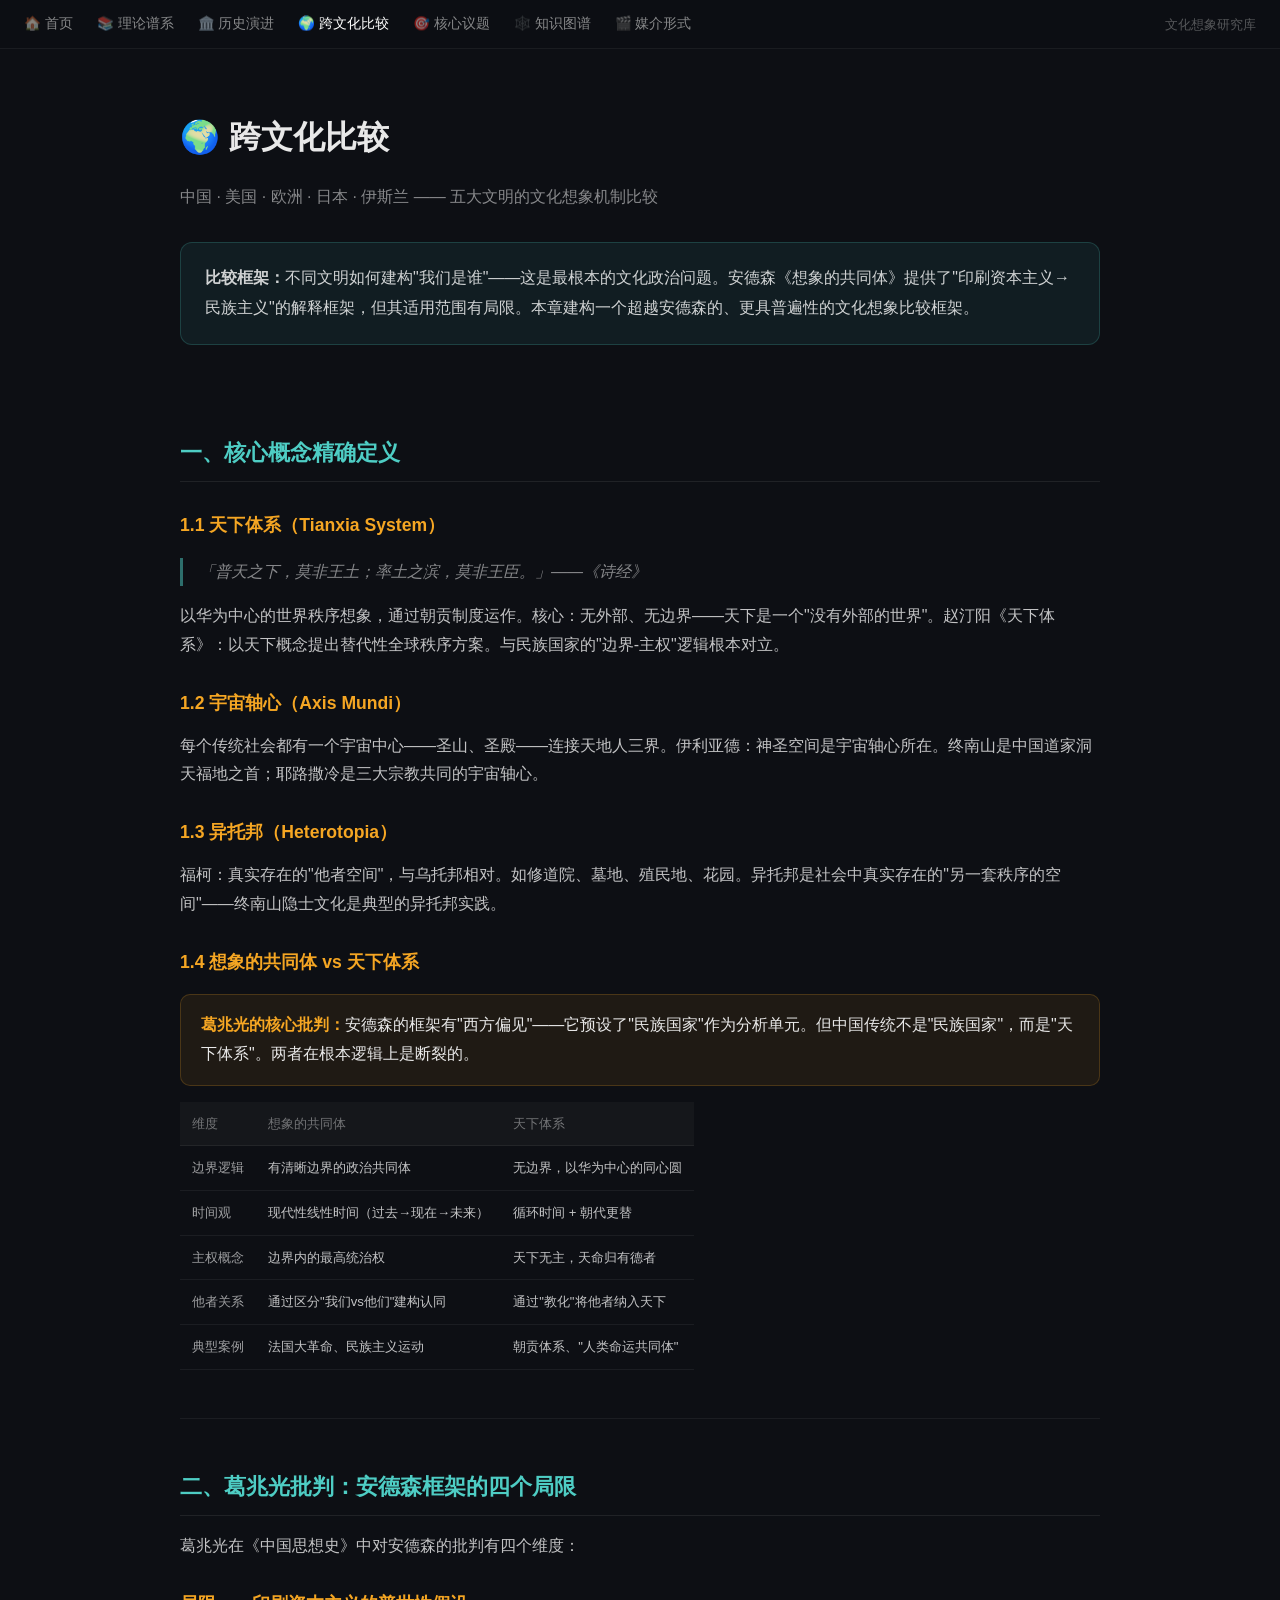
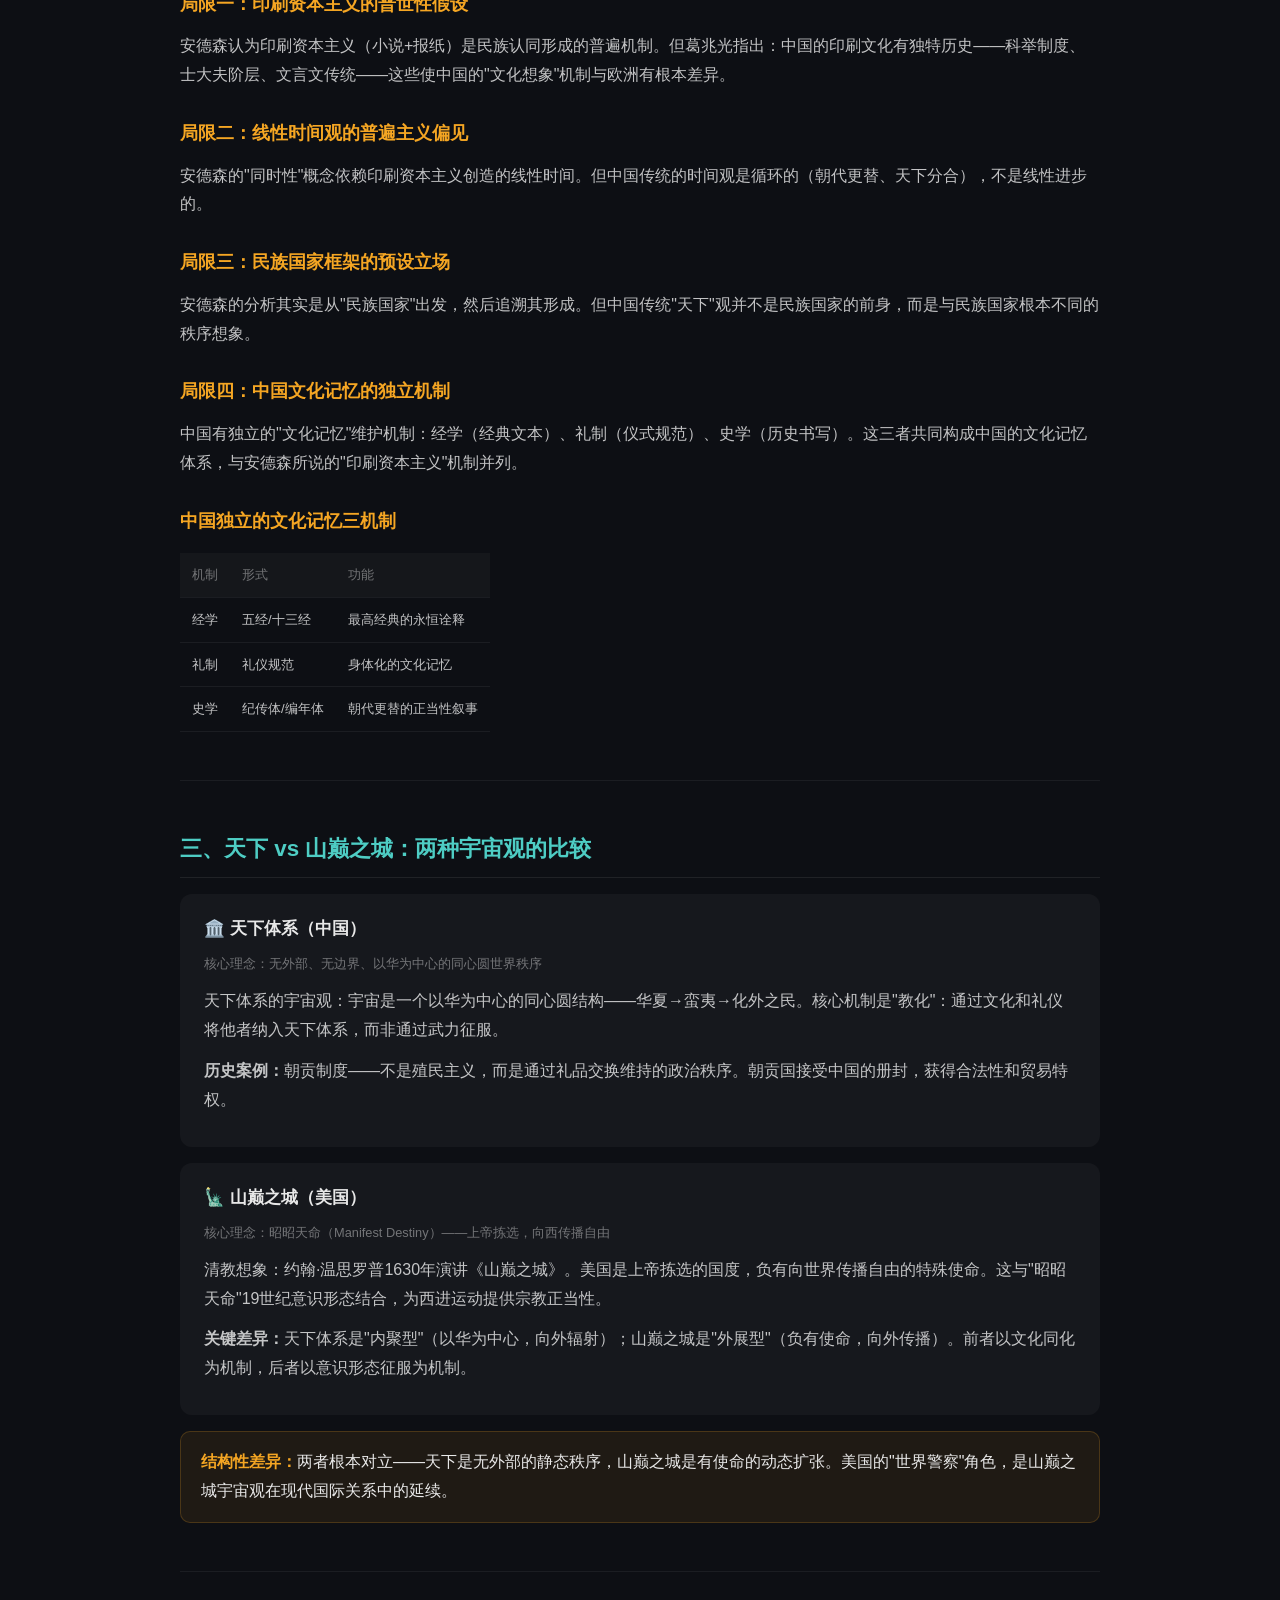
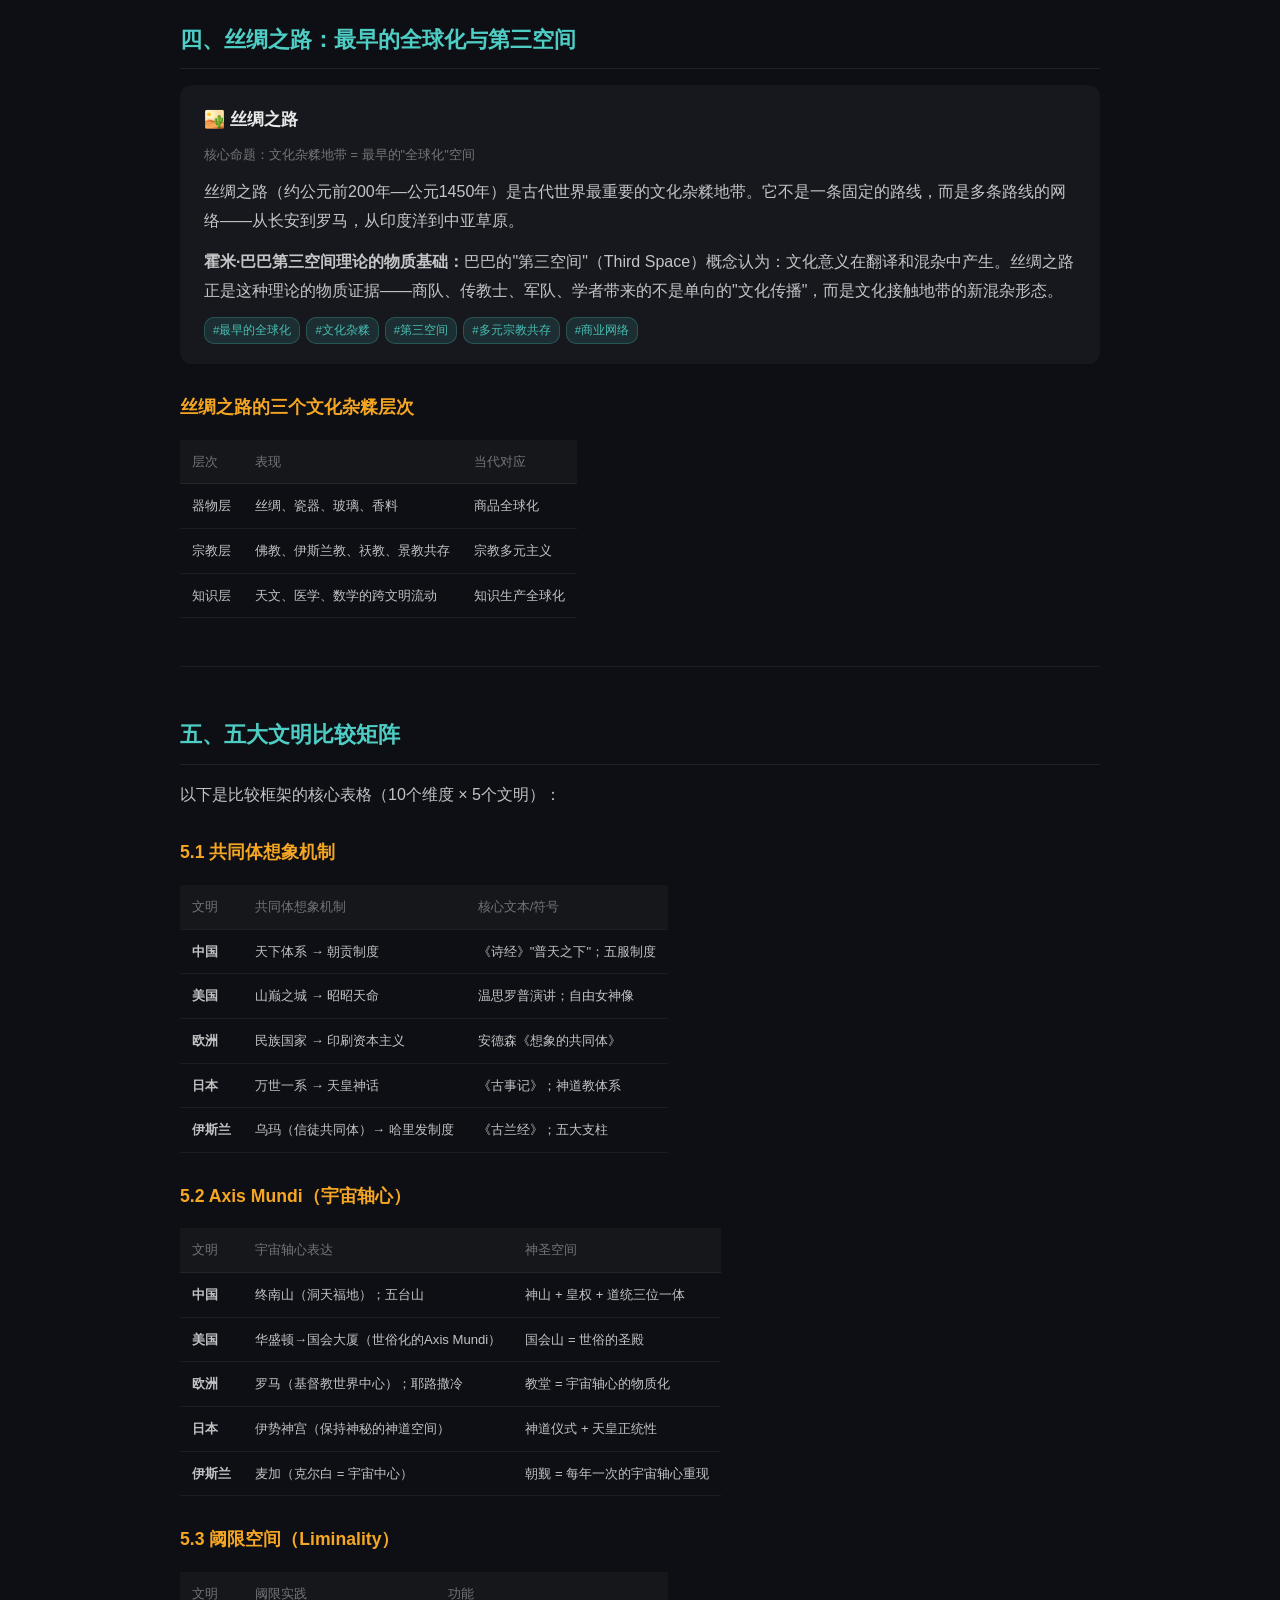
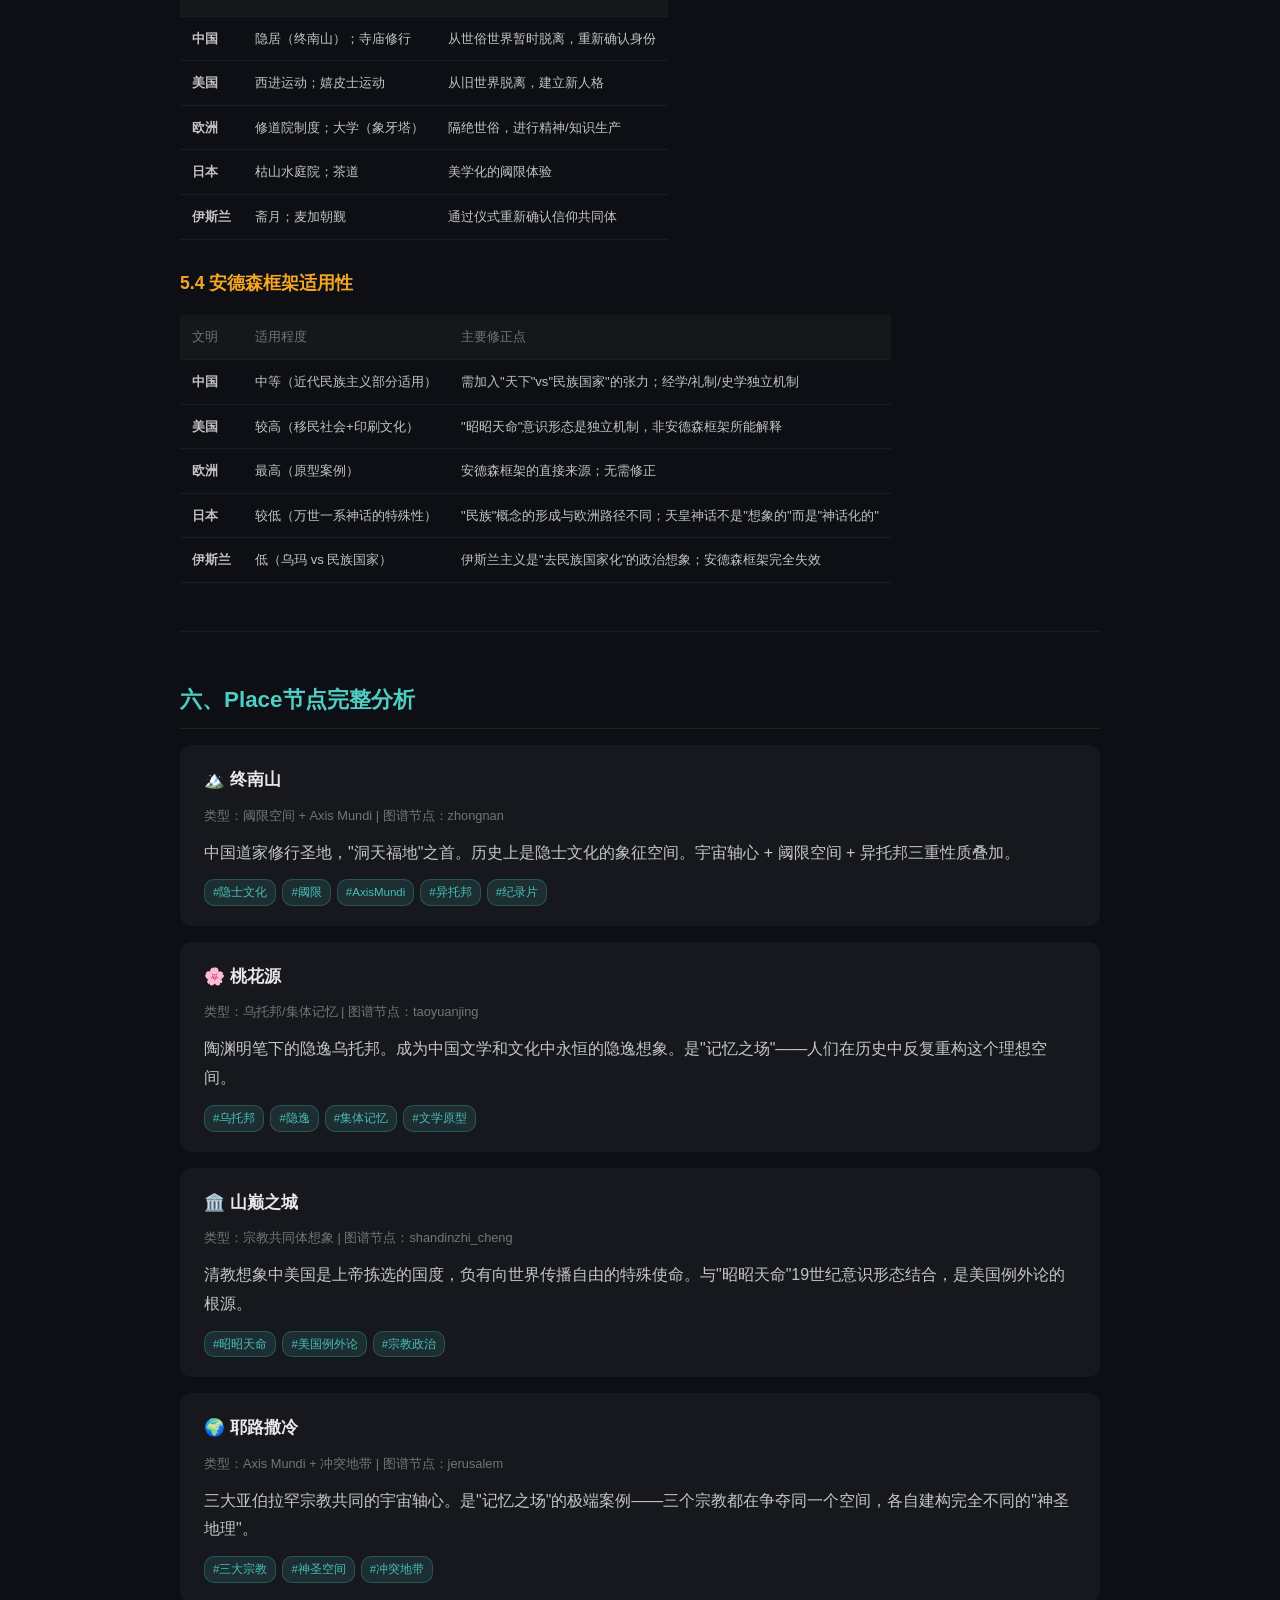
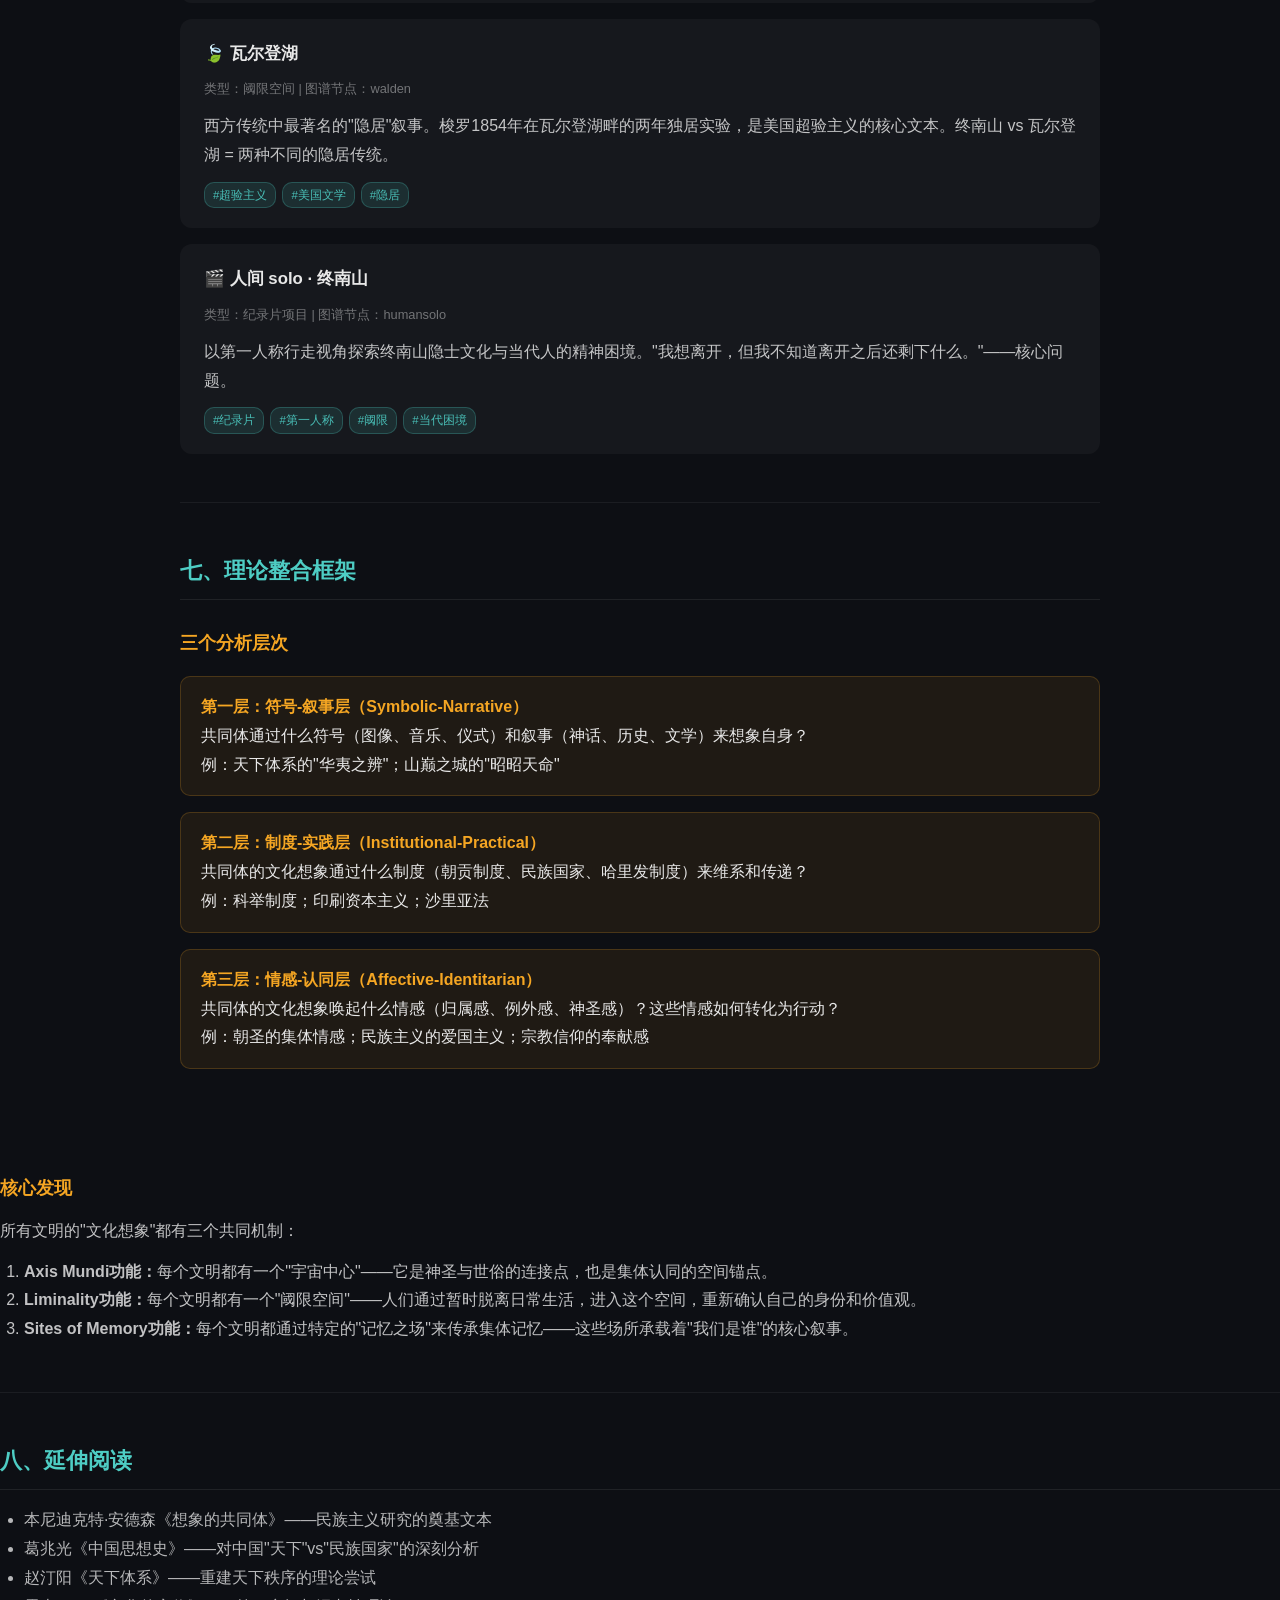
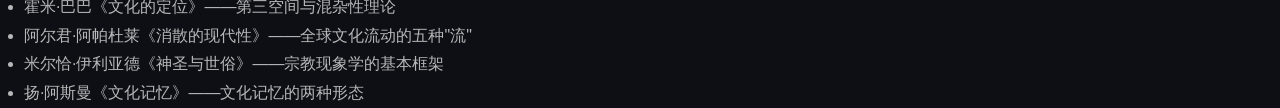
<file: compare.html>
<!DOCTYPE html>
<html lang="zh-CN">
<head>
    <meta charset="UTF-8">
    <meta name="viewport" content="width=device-width, initial-scale=1.0">
    <title>🌍 跨文化比较 · 文化想象研究库</title>
    <style>
        * { margin: 0; padding: 0; box-sizing: border-box; }
        body { font-family: -apple-system, BlinkMacSystemFont, "PingFang SC", "Microsoft YaHei", sans-serif; line-height: 1.8; color: #e8e8e8; background: #0d0f14; }
        .topbar { background: rgba(13,15,20,0.95); backdrop-filter: blur(20px); padding: 12px 24px; display: flex; gap: 24px; align-items: center; border-bottom: 1px solid rgba(255,255,255,0.06); position: sticky; top: 0; z-index: 100; overflow-x: auto; white-space: nowrap; }
        .topbar a { color: rgba(255,255,255,0.5); text-decoration: none; font-size: 0.85rem; flex-shrink: 0; }
        .topbar a:hover, .topbar a.active { color: #fff; }
        .topbar .title { margin-left: auto; font-size: 0.8rem; color: rgba(255,255,255,0.3); flex-shrink: 0; }
        .hero { padding: 60px 40px 40px; max-width: 1000px; margin: 0 auto; }
        .hero h1 { font-size: 2rem; margin-bottom: 16px; }
        .hero .subtitle { color: rgba(255,255,255,0.5); font-size: 1rem; margin-bottom: 30px; }
        .thesis { background: rgba(78,205,196,0.08); border: 1px solid rgba(78,205,196,0.2); border-radius: 12px; padding: 20px 24px; font-size: 1rem; line-height: 1.9; color: rgba(255,255,255,0.8); }
        .content { max-width: 1000px; margin: 0 auto; padding: 0 40px 60px; }
        h2 { font-size: 1.4rem; margin: 48px 0 16px; padding-bottom: 8px; border-bottom: 1px solid rgba(255,255,255,0.08); color: #4ecdc4; }
        h3 { font-size: 1.1rem; margin: 28px 0 12px; color: #f5a623; }
        h4 { font-size: 0.95rem; margin: 20px 0 8px; color: rgba(255,255,255,0.7); }
        p { margin: 12px 0; color: rgba(255,255,255,0.75); }
        .insight { background: rgba(245,166,35,0.08); border: 1px solid rgba(245,166,35,0.2); border-radius: 10px; padding: 16px 20px; margin: 16px 0; }
        .insight strong { color: #f5a623; }
        .quote { border-left: 3px solid rgba(78,205,196,0.5); padding-left: 16px; color: rgba(255,255,255,0.5); font-style: italic; margin: 16px 0; }
        table { width: 100%; border-collapse: collapse; margin: 16px 0; font-size: 0.82rem; overflow-x: auto; display: block; }
        th, td { text-align: left; padding: 10px 12px; border-bottom: 1px solid rgba(255,255,255,0.06); }
        th { color: rgba(255,255,255,0.4); font-weight: 500; background: rgba(255,255,255,0.03); }
        td { color: rgba(255,255,255,0.75); }
        tr:hover td { background: rgba(255,255,255,0.02); }
        .place-card { background: rgba(255,255,255,0.04); border-radius: 12px; padding: 20px 24px; margin: 16px 0; }
        .place-card .place-name { font-size: 1.05rem; font-weight: 600; margin-bottom: 8px; }
        .place-card .place-meta { font-size: 0.8rem; color: rgba(255,255,255,0.4); margin-bottom: 10px; }
        .place-card .place-tags { display: flex; flex-wrap: wrap; gap: 6px; margin-top: 10px; }
        .tag { background: rgba(78,205,196,0.12); border: 1px solid rgba(78,205,196,0.25); color: rgba(78,205,196,0.9); padding: 2px 8px; border-radius: 10px; font-size: 0.72rem; }
        .contrast-table td:first-child { color: rgba(255,255,255,0.6); font-weight: 500; }
        @media (max-width: 768px) { .hero { padding: 40px 20px 30px; } .content { padding: 0 20px 40px; } table { font-size: 0.78rem; } }
    </style>
</head>
<body>
    <div class="topbar">
        <a href="index.html">🏠 首页</a>
        <a href="theory.html">📚 理论谱系</a>
        <a href="history.html">🏛️ 历史演进</a>
        <a href="compare.html" class="active">🌍 跨文化比较</a>
        <a href="analysis.html">🎯 核心议题</a>
        <a href="graph.html">🕸️ 知识图谱</a>
        <a href="media.html">🎬 媒介形式</a>
        <span class="title">文化想象研究库</span>
    </div>

    <div class="hero">
        <h1>🌍 跨文化比较</h1>
        <p class="subtitle">中国 · 美国 · 欧洲 · 日本 · 伊斯兰 —— 五大文明的文化想象机制比较</p>
        <div class="thesis">
            <strong>比较框架：</strong>不同文明如何建构"我们是谁"——这是最根本的文化政治问题。安德森《想象的共同体》提供了"印刷资本主义→民族主义"的解释框架，但其适用范围有局限。本章建构一个超越安德森的、更具普遍性的文化想象比较框架。
        </div>
    </div>

    <div class="content">

        <h2>一、核心概念精确定义</h2>

        <h3>1.1 天下体系（Tianxia System）</h3>
        <div class="quote">「普天之下，莫非王土；率土之滨，莫非王臣。」——《诗经》</div>
        <p>以华为中心的世界秩序想象，通过朝贡制度运作。核心：无外部、无边界——天下是一个"没有外部的世界"。赵汀阳《天下体系》：以天下概念提出替代性全球秩序方案。与民族国家的"边界-主权"逻辑根本对立。</p>

        <h3>1.2 宇宙轴心（Axis Mundi）</h3>
        <p>每个传统社会都有一个宇宙中心——圣山、圣殿——连接天地人三界。伊利亚德：神圣空间是宇宙轴心所在。终南山是中国道家洞天福地之首；耶路撒冷是三大宗教共同的宇宙轴心。</p>

        <h3>1.3 异托邦（Heterotopia）</h3>
        <p>福柯：真实存在的"他者空间"，与乌托邦相对。如修道院、墓地、殖民地、花园。异托邦是社会中真实存在的"另一套秩序的空间"——终南山隐士文化是典型的异托邦实践。</p>

        <h3>1.4 想象的共同体 vs 天下体系</h3>
        <div class="insight">
            <strong>葛兆光的核心批判：</strong>安德森的框架有"西方偏见"——它预设了"民族国家"作为分析单元。但中国传统不是"民族国家"，而是"天下体系"。两者在根本逻辑上是断裂的。
        </div>
        <table class="contrast-table">
            <tr><th>维度</th><th>想象的共同体</th><th>天下体系</th></tr>
            <tr><td>边界逻辑</td><td>有清晰边界的政治共同体</td><td>无边界，以华为中心的同心圆</td></tr>
            <tr><td>时间观</td><td>现代性线性时间（过去→现在→未来）</td><td>循环时间 + 朝代更替</td></tr>
            <tr><td>主权概念</td><td>边界内的最高统治权</td><td>天下无主，天命归有德者</td></tr>
            <tr><td>他者关系</td><td>通过区分"我们vs他们"建构认同</td><td>通过"教化"将他者纳入天下</td></tr>
            <tr><td>典型案例</td><td>法国大革命、民族主义运动</td><td>朝贡体系、"人类命运共同体"</td></tr>
        </table>

        <hr style="border:none;border-top:1px solid rgba(255,255,255,0.06);margin:48px 0;">

        <h2>二、葛兆光批判：安德森框架的四个局限</h2>
        <p>葛兆光在《中国思想史》中对安德森的批判有四个维度：</p>

        <h3>局限一：印刷资本主义的普世性假设</h3>
        <p>安德森认为印刷资本主义（小说+报纸）是民族认同形成的普遍机制。但葛兆光指出：中国的印刷文化有独特历史——科举制度、士大夫阶层、文言文传统——这些使中国的"文化想象"机制与欧洲有根本差异。</p>

        <h3>局限二：线性时间观的普遍主义偏见</h3>
        <p>安德森的"同时性"概念依赖印刷资本主义创造的线性时间。但中国传统的时间观是循环的（朝代更替、天下分合），不是线性进步的。</p>

        <h3>局限三：民族国家框架的预设立场</h3>
        <p>安德森的分析其实是从"民族国家"出发，然后追溯其形成。但中国传统"天下"观并不是民族国家的前身，而是与民族国家根本不同的秩序想象。</p>

        <h3>局限四：中国文化记忆的独立机制</h3>
        <p>中国有独立的"文化记忆"维护机制：经学（经典文本）、礼制（仪式规范）、史学（历史书写）。这三者共同构成中国的文化记忆体系，与安德森所说的"印刷资本主义"机制并列。</p>

        <h3>中国独立的文化记忆三机制</h3>
        <table>
            <tr><th>机制</th><th>形式</th><th>功能</th></tr>
            <tr><td>经学</td><td>五经/十三经</td><td>最高经典的永恒诠释</td></tr>
            <tr><td>礼制</td><td>礼仪规范</td><td>身体化的文化记忆</td></tr>
            <tr><td>史学</td><td>纪传体/编年体</td><td>朝代更替的正当性叙事</td></tr>
        </table>

        <hr style="border:none;border-top:1px solid rgba(255,255,255,0.06);margin:48px 0;">

        <h2>三、天下 vs 山巅之城：两种宇宙观的比较</h2>

        <div class="place-card">
            <div class="place-name">🏛️ 天下体系（中国）</div>
            <div class="place-meta">核心理念：无外部、无边界、以华为中心的同心圆世界秩序</div>
            <p>天下体系的宇宙观：宇宙是一个以华为中心的同心圆结构——华夏→蛮夷→化外之民。核心机制是"教化"：通过文化和礼仪将他者纳入天下体系，而非通过武力征服。</p>
            <p><strong>历史案例：</strong>朝贡制度——不是殖民主义，而是通过礼品交换维持的政治秩序。朝贡国接受中国的册封，获得合法性和贸易特权。</p>
        </div>

        <div class="place-card">
            <div class="place-name">🗽 山巅之城（美国）</div>
            <div class="place-meta">核心理念：昭昭天命（Manifest Destiny）——上帝拣选，向西传播自由</div>
            <p>清教想象：约翰·温思罗普1630年演讲《山巅之城》。美国是上帝拣选的国度，负有向世界传播自由的特殊使命。这与"昭昭天命"19世纪意识形态结合，为西进运动提供宗教正当性。</p>
            <p><strong>关键差异：</strong>天下体系是"内聚型"（以华为中心，向外辐射）；山巅之城是"外展型"（负有使命，向外传播）。前者以文化同化为机制，后者以意识形态征服为机制。</p>
        </div>

        <div class="insight">
            <strong>结构性差异：</strong>两者根本对立——天下是无外部的静态秩序，山巅之城是有使命的动态扩张。美国的"世界警察"角色，是山巅之城宇宙观在现代国际关系中的延续。
        </div>

        <hr style="border:none;border-top:1px solid rgba(255,255,255,0.06);margin:48px 0;">

        <h2>四、丝绸之路：最早的全球化与第三空间</h2>

        <div class="place-card">
            <div class="place-name">🏜️ 丝绸之路</div>
            <div class="place-meta">核心命题：文化杂糅地带 = 最早的"全球化"空间</div>
            <p>丝绸之路（约公元前200年—公元1450年）是古代世界最重要的文化杂糅地带。它不是一条固定的路线，而是多条路线的网络——从长安到罗马，从印度洋到中亚草原。</p>
            <p><strong>霍米·巴巴第三空间理论的物质基础：</strong>巴巴的"第三空间"（Third Space）概念认为：文化意义在翻译和混杂中产生。丝绸之路正是这种理论的物质证据——商队、传教士、军队、学者带来的不是单向的"文化传播"，而是文化接触地带的新混杂形态。</p>
            <div class="place-tags">
                <span class="tag">#最早的全球化</span>
                <span class="tag">#文化杂糅</span>
                <span class="tag">#第三空间</span>
                <span class="tag">#多元宗教共存</span>
                <span class="tag">#商业网络</span>
            </div>
        </div>

        <h3>丝绸之路的三个文化杂糅层次</h3>
        <table>
            <tr><th>层次</th><th>表现</th><th>当代对应</th></tr>
            <tr><td>器物层</td><td>丝绸、瓷器、玻璃、香料</td><td>商品全球化</td></tr>
            <tr><td>宗教层</td><td>佛教、伊斯兰教、祆教、景教共存</td><td>宗教多元主义</td></tr>
            <tr><td>知识层</td><td>天文、医学、数学的跨文明流动</td><td>知识生产全球化</td></tr>
        </table>

        <hr style="border:none;border-top:1px solid rgba(255,255,255,0.06);margin:48px 0;">

        <h2>五、五大文明比较矩阵</h2>

        <p>以下是比较框架的核心表格（10个维度 × 5个文明）：</p>

        <h3>5.1 共同体想象机制</h3>
        <table>
            <tr><th>文明</th><th>共同体想象机制</th><th>核心文本/符号</th></tr>
            <tr><td><strong>中国</strong></td><td>天下体系 → 朝贡制度</td><td>《诗经》"普天之下"；五服制度</td></tr>
            <tr><td><strong>美国</strong></td><td>山巅之城 → 昭昭天命</td><td>温思罗普演讲；自由女神像</td></tr>
            <tr><td><strong>欧洲</strong></td><td>民族国家 → 印刷资本主义</td><td>安德森《想象的共同体》</td></tr>
            <tr><td><strong>日本</strong></td><td>万世一系 → 天皇神话</td><td>《古事记》；神道教体系</td></tr>
            <tr><td><strong>伊斯兰</strong></td><td>乌玛（信徒共同体）→ 哈里发制度</td><td>《古兰经》；五大支柱</td></tr>
        </table>

        <h3>5.2 Axis Mundi（宇宙轴心）</h3>
        <table>
            <tr><th>文明</th><th>宇宙轴心表达</th><th>神圣空间</th></tr>
            <tr><td><strong>中国</strong></td><td>终南山（洞天福地）；五台山</td><td>神山 + 皇权 + 道统三位一体</td></tr>
            <tr><td><strong>美国</strong></td><td>华盛顿→国会大厦（世俗化的Axis Mundi）</td><td>国会山 = 世俗的圣殿</td></tr>
            <tr><td><strong>欧洲</strong></td><td>罗马（基督教世界中心）；耶路撒冷</td><td>教堂 = 宇宙轴心的物质化</td></tr>
            <tr><td><strong>日本</strong></td><td>伊势神宫（保持神秘的神道空间）</td><td>神道仪式 + 天皇正统性</td></tr>
            <tr><td><strong>伊斯兰</strong></td><td>麦加（克尔白 = 宇宙中心）</td><td>朝觐 = 每年一次的宇宙轴心重现</td></tr>
        </table>

        <h3>5.3 阈限空间（Liminality）</h3>
        <table>
            <tr><th>文明</th><th>阈限实践</th><th>功能</th></tr>
            <tr><td><strong>中国</strong></td><td>隐居（终南山）；寺庙修行</td><td>从世俗世界暂时脱离，重新确认身份</td></tr>
            <tr><td><strong>美国</strong></td><td>西进运动；嬉皮士运动</td><td>从旧世界脱离，建立新人格</td></tr>
            <tr><td><strong>欧洲</strong></td><td>修道院制度；大学（象牙塔）</td><td>隔绝世俗，进行精神/知识生产</td></tr>
            <tr><td><strong>日本</strong></td><td>枯山水庭院；茶道</td><td>美学化的阈限体验</td></tr>
            <tr><td><strong>伊斯兰</strong></td><td>斋月；麦加朝觐</td><td>通过仪式重新确认信仰共同体</td></tr>
        </table>

        <h3>5.4 安德森框架适用性</h3>
        <table>
            <tr><th>文明</th><th>适用程度</th><th>主要修正点</th></tr>
            <tr><td><strong>中国</strong></td><td>中等（近代民族主义部分适用）</td><td>需加入"天下"vs"民族国家"的张力；经学/礼制/史学独立机制</td></tr>
            <tr><td><strong>美国</strong></td><td>较高（移民社会+印刷文化）</td><td>"昭昭天命"意识形态是独立机制，非安德森框架所能解释</td></tr>
            <tr><td><strong>欧洲</strong></td><td>最高（原型案例）</td><td>安德森框架的直接来源；无需修正</td></tr>
            <tr><td><strong>日本</strong></td><td>较低（万世一系神话的特殊性）</td><td>"民族"概念的形成与欧洲路径不同；天皇神话不是"想象的"而是"神话化的"</td></tr>
            <tr><td><strong>伊斯兰</strong></td><td>低（乌玛 vs 民族国家）</td><td>伊斯兰主义是"去民族国家化"的政治想象；安德森框架完全失效</td></tr>
        </table>

        <hr style="border:none;border-top:1px solid rgba(255,255,255,0.06);margin:48px 0;">

        <h2>六、Place节点完整分析</h2>

        <div class="place-card">
            <div class="place-name">🏔️ 终南山</div>
            <div class="place-meta">类型：阈限空间 + Axis Mundi | 图谱节点：zhongnan</div>
            <p>中国道家修行圣地，"洞天福地"之首。历史上是隐士文化的象征空间。宇宙轴心 + 阈限空间 + 异托邦三重性质叠加。</p>
            <div class="place-tags">
                <span class="tag">#隐士文化</span><span class="tag">#阈限</span><span class="tag">#AxisMundi</span><span class="tag">#异托邦</span><span class="tag">#纪录片</span>
            </div>
        </div>

        <div class="place-card">
            <div class="place-name">🌸 桃花源</div>
            <div class="place-meta">类型：乌托邦/集体记忆 | 图谱节点：taoyuanjing</div>
            <p>陶渊明笔下的隐逸乌托邦。成为中国文学和文化中永恒的隐逸想象。是"记忆之场"——人们在历史中反复重构这个理想空间。</p>
            <div class="place-tags">
                <span class="tag">#乌托邦</span><span class="tag">#隐逸</span><span class="tag">#集体记忆</span><span class="tag">#文学原型</span>
            </div>
        </div>

        <div class="place-card">
            <div class="place-name">🏛️ 山巅之城</div>
            <div class="place-meta">类型：宗教共同体想象 | 图谱节点：shandinzhi_cheng</div>
            <p>清教想象中美国是上帝拣选的国度，负有向世界传播自由的特殊使命。与"昭昭天命"19世纪意识形态结合，是美国例外论的根源。</p>
            <div class="place-tags">
                <span class="tag">#昭昭天命</span><span class="tag">#美国例外论</span><span class="tag">#宗教政治</span>
            </div>
        </div>

        <div class="place-card">
            <div class="place-name">🌍 耶路撒冷</div>
            <div class="place-meta">类型：Axis Mundi + 冲突地带 | 图谱节点：jerusalem</div>
            <p>三大亚伯拉罕宗教共同的宇宙轴心。是"记忆之场"的极端案例——三个宗教都在争夺同一个空间，各自建构完全不同的"神圣地理"。</p>
            <div class="place-tags">
                <span class="tag">#三大宗教</span><span class="tag">#神圣空间</span><span class="tag">#冲突地带</span>
            </div>
        </div>

        <div class="place-card">
            <div class="place-name">🍃 瓦尔登湖</div>
            <div class="place-meta">类型：阈限空间 | 图谱节点：walden</div>
            <p>西方传统中最著名的"隐居"叙事。梭罗1854年在瓦尔登湖畔的两年独居实验，是美国超验主义的核心文本。终南山 vs 瓦尔登湖 = 两种不同的隐居传统。</p>
            <div class="place-tags">
                <span class="tag">#超验主义</span><span class="tag">#美国文学</span><span class="tag">#隐居</span>
            </div>
        </div>

        <div class="place-card">
            <div class="place-name">🎬 人间 solo · 终南山</div>
            <div class="place-meta">类型：纪录片项目 | 图谱节点：humansolo</div>
            <p>以第一人称行走视角探索终南山隐士文化与当代人的精神困境。"我想离开，但我不知道离开之后还剩下什么。"——核心问题。</p>
            <div class="place-tags">
                <span class="tag">#纪录片</span><span class="tag">#第一人称</span><span class="tag">#阈限</span><span class="tag">#当代困境</span>
            </div>
        </div>

        <hr style="border:none;border-top:1px solid rgba(255,255,255,0.06);margin:48px 0;">

        <h2>七、理论整合框架</h2>

        <h3>三个分析层次</h3>
        <div class="insight">
            <strong>第一层：符号-叙事层（Symbolic-Narrative）</strong><br>
            共同体通过什么符号（图像、音乐、仪式）和叙事（神话、历史、文学）来想象自身？<br>
            例：天下体系的"华夷之辨"；山巅之城的"昭昭天命"
        </div>
        <div class="insight">
            <strong>第二层：制度-实践层（Institutional-Practical）</strong><br>
            共同体的文化想象通过什么制度（朝贡制度、民族国家、哈里发制度）来维系和传递？<br>
            例：科举制度；印刷资本主义；沙里亚法
        </div>
        <div class="insight">
            <strong>第三层：情感-认同层（Affective-Identitarian）</strong><br>
            共同体的文化想象唤起什么情感（归属感、例外感、神圣感）？这些情感如何转化为行动？<br>
            例：朝圣的集体情感；民族主义的爱国主义；宗教信仰的奉献感
        </div>
        </div>

        <h3>核心发现</h3>
        <p>所有文明的"文化想象"都有三个共同机制：</p>
        <ol style="color:rgba(255,255,255,0.75);margin:12px 0;padding-left:24px">
            <li><strong>Axis Mundi功能：</strong>每个文明都有一个"宇宙中心"——它是神圣与世俗的连接点，也是集体认同的空间锚点。</li>
            <li><strong>Liminality功能：</strong>每个文明都有一个"阈限空间"——人们通过暂时脱离日常生活，进入这个空间，重新确认自己的身份和价值观。</li>
            <li><strong>Sites of Memory功能：</strong>每个文明都通过特定的"记忆之场"来传承集体记忆——这些场所承载着"我们是谁"的核心叙事。</li>
        </ol>

        <hr style="border:none;border-top:1px solid rgba(255,255,255,0.06);margin:48px 0;">

        <h2>八、延伸阅读</h2>
        <ul style="color:rgba(255,255,255,0.7);padding-left:24px">
            <li>本尼迪克特·安德森《想象的共同体》——民族主义研究的奠基文本</li>
            <li>葛兆光《中国思想史》——对中国"天下"vs"民族国家"的深刻分析</li>
            <li>赵汀阳《天下体系》——重建天下秩序的理论尝试</li>
            <li>霍米·巴巴《文化的定位》——第三空间与混杂性理论</li>
            <li>阿尔君·阿帕杜莱《消散的现代性》——全球文化流动的五种"流"</li>
            <li>米尔恰·伊利亚德《神圣与世俗》——宗教现象学的基本框架</li>
            <li>扬·阿斯曼《文化记忆》——文化记忆的两种形态</li>
        </ul>

    </div>
</body>
</html>
</file>
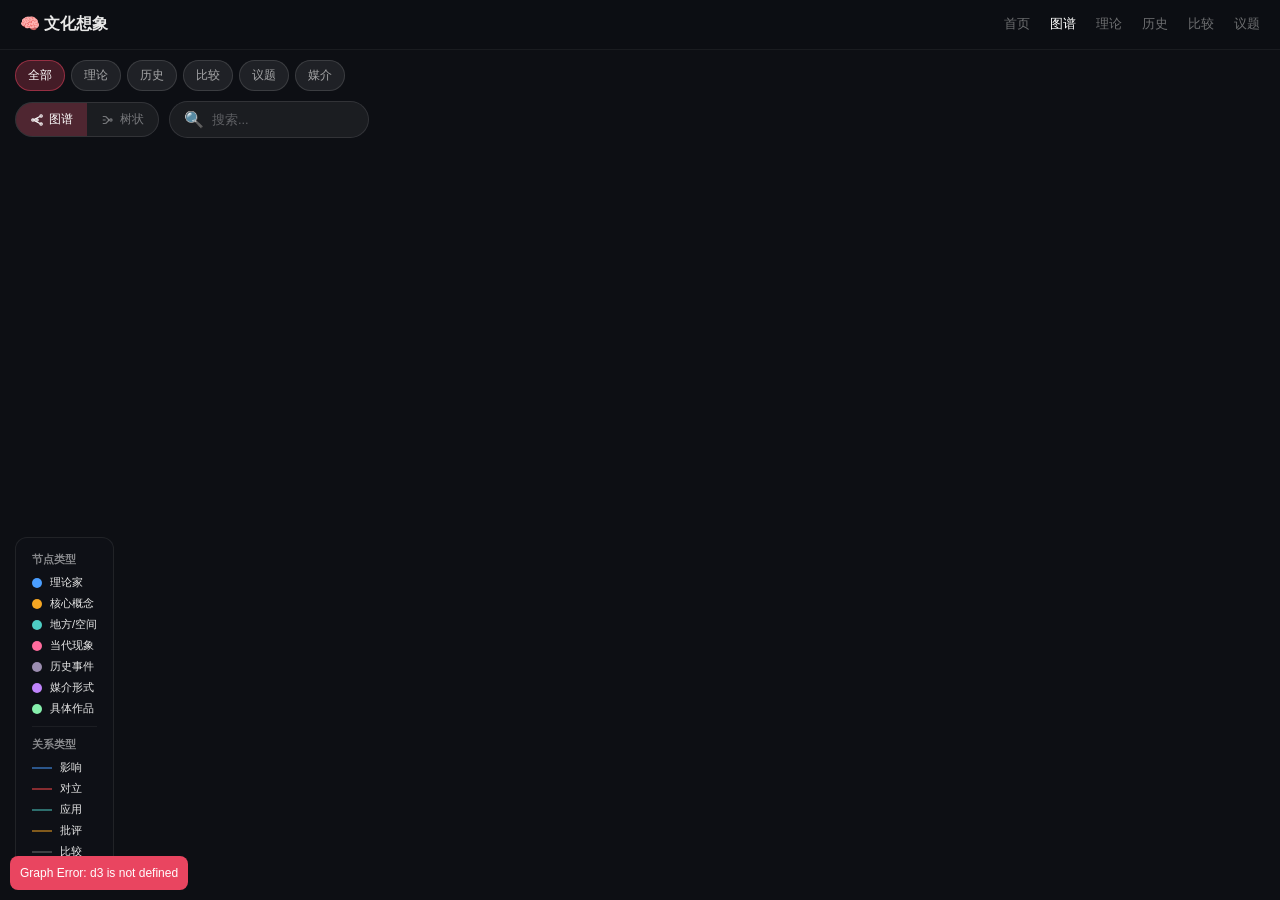
<file: graph.html>
<!DOCTYPE html>
<html lang="zh-CN">
<head>
    <meta charset="UTF-8">
    <meta name="viewport" content="width=device-width, initial-scale=1.0">
    <title>🧠 文化想象 - 知识图谱</title>
    <script src="https://cdn.bootcdn.net/ajax/libs/d3/7.8.5/d3.min.js"></script>
    <style>
        :root {
            --bg: #0d0f14; --theorist: #4a9eff; --concept: #f5a623; --place: #4ecdc4;
            --phenomenon: #ff6b9d; --event: #9b8db0; --medium: #c084fc; --work: #86efac;
            --text: #e8e8e8; --text-dim: rgba(255,255,255,0.5); --panel-bg: rgba(15, 17, 23, 0.98);
        }
        * { margin: 0; padding: 0; box-sizing: border-box; }
        body { font-family: -apple-system, BlinkMacSystemFont, "PingFang SC", "Microsoft YaHei", sans-serif; background: var(--bg); color: var(--text); overflow: hidden; height: 100vh; }
        .nav { position: fixed; top: 0; left: 0; right: 0; height: 50px; background: rgba(13,15,20,0.95); backdrop-filter: blur(20px); display: flex; align-items: center; justify-content: space-between; padding: 0 20px; z-index: 200; border-bottom: 1px solid rgba(255,255,255,0.06); }
        .nav h1 { font-size: 1rem; font-weight: 600; }
        .nav-links { display: flex; gap: 20px; font-size: 0.8rem; }
        .nav-links a { color: rgba(255,255,255,0.4); text-decoration: none; }
        .nav-links a:hover, .nav-links a.active { color: #fff; }
        .controls { position: fixed; top: 60px; left: 15px; z-index: 100; display: flex; flex-direction: column; gap: 10px; }
        .controls-row { display: flex; gap: 10px; align-items: center; flex-wrap: wrap; }
        .filter-group { display: flex; gap: 6px; flex-wrap: wrap; max-width: 420px; }
        .filter-btn { background: rgba(255,255,255,0.08); border: 1px solid rgba(255,255,255,0.12); color: rgba(255,255,255,0.6); padding: 6px 12px; border-radius: 16px; font-size: 0.75rem; cursor: pointer; transition: all 0.2s; }
        .filter-btn:hover { background: rgba(255,255,255,0.12); }
        .filter-btn.active { background: rgba(233,69,96,0.25); border-color: rgba(233,69,96,0.5); color: #fff; }
        .mode-toggle { display: flex; background: rgba(255,255,255,0.06); border: 1px solid rgba(255,255,255,0.1); border-radius: 20px; overflow: hidden; }
        .mode-btn { background: none; border: none; color: rgba(255,255,255,0.4); padding: 8px 14px; font-size: 0.75rem; cursor: pointer; display: flex; align-items: center; gap: 5px; transition: all 0.2s; }
        .mode-btn:hover { color: #fff; }
        .mode-btn.active { background: rgba(233,69,96,0.25); color: #fff; }
        .mode-btn svg { width: 14px; height: 14px; }
        .search-box { background: rgba(255,255,255,0.06); border: 1px solid rgba(255,255,255,0.1); border-radius: 20px; padding: 8px 14px; display: flex; align-items: center; gap: 8px; width: 200px; }
        .search-box input { background: none; border: none; outline: none; color: #fff; font-size: 0.8rem; width: 100%; }
        .search-box input::placeholder { color: rgba(255,255,255,0.3); }
        #graph { width: 100vw; height: 100vh; position: fixed; top: 0; left: 0; }
        .tooltip { position: fixed; background: var(--panel-bg); border: 1px solid rgba(255,255,255,0.1); border-radius: 12px; padding: 14px 18px; pointer-events: none; z-index: 150; display: none; max-width: 280px; box-shadow: 0 10px 40px rgba(0,0,0,0.4); }
        .tooltip h3 { font-size: 0.95rem; margin-bottom: 4px; }
        .tooltip .sublabel { font-size: 0.7rem; color: var(--text-dim); margin-bottom: 8px; }
        .tooltip .quote { font-size: 0.75rem; font-style: italic; color: rgba(255,255,255,0.5); border-left: 2px solid rgba(233,69,96,0.4); padding-left: 10px; }
        .detail-panel { position: fixed; top: 0; right: -350px; width: 340px; height: 100vh; background: var(--panel-bg); border-left: 1px solid rgba(255,255,255,0.08); z-index: 180; transition: right 0.3s ease; overflow-y: auto; padding: 70px 20px 30px; }
        .detail-panel.open { right: 0; }
        .detail-close { position: absolute; top: 60px; right: 15px; background: none; border: none; color: rgba(255,255,255,0.4); font-size: 1.5rem; cursor: pointer; }
        .detail-content { padding: 0 5px; }
        .detail-content h2 { font-size: 1.2rem; margin-bottom: 4px; }
        .detail-content .sublabel { font-size: 0.8rem; color: var(--text-dim); margin-bottom: 15px; }
        .detail-content .work { font-size: 0.75rem; color: #e94560; margin-bottom: 15px; padding: 8px 12px; background: rgba(233,69,96,0.1); border-radius: 8px; }
        .detail-content .core { font-size: 0.85rem; line-height: 1.7; color: rgba(255,255,255,0.8); margin-bottom: 15px; }
        .detail-content .tension { font-size: 0.8rem; padding: 10px 14px; background: rgba(245,166,35,0.1); border: 1px solid rgba(245,166,35,0.2); border-radius: 8px; color: rgba(255,255,255,0.7); margin-bottom: 20px; }
        .detail-content .tension h4 { font-size: 0.7rem; color: #f5a623; margin-bottom: 6px; }
        .detail-content .related { border-top: 1px solid rgba(255,255,255,0.08); padding-top: 15px; }
        .detail-content .related h4 { font-size: 0.75rem; color: var(--text-dim); margin-bottom: 10px; }
        .related-item { display: flex; align-items: center; gap: 8px; padding: 8px 0; font-size: 0.8rem; color: rgba(255,255,255,0.6); cursor: pointer; transition: color 0.2s; }
        .related-item:hover { color: #fff; }
        .related-dot { width: 8px; height: 8px; border-radius: 50%; }
        .legend { position: fixed; bottom: 20px; left: 15px; background: rgba(15,17,23,0.9); border: 1px solid rgba(255,255,255,0.08); border-radius: 12px; padding: 14px 16px; z-index: 100; font-size: 0.7rem; }
        .legend-title { font-weight: 600; margin-bottom: 8px; color: rgba(255,255,255,0.5); }
        .legend-item { display: flex; align-items: center; gap: 8px; margin-bottom: 6px; }
        .legend-dot { width: 10px; height: 10px; border-radius: 50%; }
        .legend-dot.theorist { background: var(--theorist); }
        .legend-dot.concept { background: var(--concept); }
        .legend-dot.place { background: var(--place); }
        .legend-dot.phenomenon { background: var(--phenomenon); }
        .legend-dot.event { background: var(--event); }
        .legend-dot.medium { background: var(--medium); }
        .legend-dot.work { background: var(--work); }
        .legend-sep { margin: 10px 0; border-top: 1px solid rgba(255,255,255,0.06); }
        .overlay { position: fixed; top: 0; left: 0; right: 0; bottom: 0; z-index: 170; display: none; }
        .overlay.show { display: block; }
        .node { cursor: pointer; }
        .node-circle { stroke-width: 2px; transition: all 0.2s; }
        .node-label { font-size: 11px; fill: rgba(255,255,255,0.7); text-anchor: middle; pointer-events: none; }
        .node-humansolo .node-circle { stroke-dasharray: 4,2; stroke-width: 3px; }
        .tree-hint { position: fixed; top: 110px; left: 15px; background: rgba(192,132,252,0.15); border: 1px solid rgba(192,132,252,0.3); color: rgba(255,255,255,0.7); padding: 8px 14px; border-radius: 8px; font-size: 0.75rem; z-index: 100; display: none; }
        .tree-hint.show { display: block; }
        .toast { position: fixed; bottom: 100px; left: 50%; transform: translateX(-50%); background: rgba(192,132,252,0.9); color: #fff; padding: 10px 20px; border-radius: 20px; font-size: 0.85rem; z-index: 200; opacity: 0; transition: opacity 0.3s; }
        .toast.show { opacity: 1; }
        @media (max-width: 768px) { .detail-panel { width: 100%; right: -100%; } .filter-group { max-width: 200px; } .search-box { width: 150px; } }
    </style>
</head>
<body>
    <nav class="nav">
        <h1>🧠 文化想象</h1>
        <div class="nav-links">
            <a href="index.html">首页</a>
            <a href="graph.html" class="active">图谱</a>
            <a href="theory.html">理论</a>
            <a href="history.html">历史</a>
            <a href="compare.html">比较</a>
            <a href="analysis.html">议题</a>
        </div>
    </nav>
    <div class="controls">
        <div class="controls-row">
            <div class="filter-group">
                <button class="filter-btn active" data-group="all">全部</button>
                <button class="filter-btn" data-group="theory">理论</button>
                <button class="filter-btn" data-group="history">历史</button>
                <button class="filter-btn" data-group="compare">比较</button>
                <button class="filter-btn" data-group="issue">议题</button>
                <button class="filter-btn" data-group="media">媒介</button>
            </div>
        </div>
        <div class="controls-row">
            <div class="mode-toggle">
                <button class="mode-btn active" data-mode="graph">
                    <svg viewBox="0 0 24 24" fill="none" stroke="currentColor" stroke-width="2"><circle cx="5" cy="12" r="2"/><circle cx="19" cy="5" r="2"/><circle cx="19" cy="19" r="2"/><circle cx="12" cy="12" r="2"/><line x1="7" y1="11" x2="17" y2="6"/><line x1="7" y1="13" x2="17" y2="18"/></svg>
                    图谱
                </button>
                <button class="mode-btn" data-mode="tree">
                    <svg viewBox="0 0 24 24" fill="none" stroke="currentColor" stroke-width="2"><line x1="3" y1="6" x2="8" y2="6"/><line x1="3" y1="12" x2="8" y2="12"/><line x1="3" y1="18" x2="8" y2="18"/><line x1="8" y1="6" x2="14" y2="12"/><line x1="8" y1="18" x2="14" y2="12"/><circle cx="17" cy="12" r="2"/></svg>
                    树状
                </button>
            </div>
            <div class="search-box">
                <span>🔍</span>
                <input type="text" id="searchInput" placeholder="搜索...">
            </div>
        </div>
    </div>
    <div class="tree-hint" id="treeHint">右键点击节点 → 以此为根重新展开</div>
    <svg id="graph"></svg>
    <div class="tooltip" id="tooltip">
        <h3 id="tooltip-title"></h3>
        <div class="sublabel" id="tooltip-sublabel"></div>
        <div class="quote" id="tooltip-quote"></div>
    </div>
    <div class="detail-panel" id="detailPanel">
        <button class="detail-close" onclick="closePanel()">×</button>
        <div class="detail-content" id="detailContent"></div>
    </div>
    <div class="overlay" id="overlay" onclick="closePanel()"></div>
    <div class="legend">
        <div class="legend-title">节点类型</div>
        <div class="legend-item"><span class="legend-dot theorist"></span>理论家</div>
        <div class="legend-item"><span class="legend-dot concept"></span>核心概念</div>
        <div class="legend-item"><span class="legend-dot place"></span>地方/空间</div>
        <div class="legend-item"><span class="legend-dot phenomenon"></span>当代现象</div>
        <div class="legend-item"><span class="legend-dot event"></span>历史事件</div>
        <div class="legend-item"><span class="legend-dot medium"></span>媒介形式</div>
        <div class="legend-item"><span class="legend-dot work"></span>具体作品</div>
        <div class="legend-sep"></div>
        <div class="legend-title">关系类型</div>
        <div class="legend-item"><span style="width:20px;height:2px;background:rgba(74,158,255,0.5)"></span>影响</div>
        <div class="legend-item"><span style="width:20px;height:2px;background:rgba(255,74,74,0.5);text-decoration:line-through"></span>对立</div>
        <div class="legend-item"><span style="width:20px;height:2px;background:rgba(78,205,196,0.5)"></span>应用</div>
        <div class="legend-item"><span style="width:20px;height:2px;background:rgba(245,166,35,0.5);text-decoration:line-through"></span>批评</div>
        <div class="legend-item"><span style="width:20px;height:2px;background:rgba(136,136,136,0.4)"></span>比较</div>
    </div>
    <div class="toast" id="toast"></div>
<script>
const graphData = {"nodes":[{"id":"anderson","label":"本尼迪克特·安德森","sublabel":"Benedict Anderson","type":"theorist","group":"theory","size":4,"detail":{"work":"《想象的共同体》(1983)","quote":"民族是一个想象的政治共同体——即使是最小的民族，成员也不可能认识大多数同胞，但在他们心中却存在着关于这个共同体的想象。","core":"印刷资本主义（小说+报纸）创造了'同时性'体验——陌生人在同一时间读同一份报纸，想象他们是同一个民族。这是民族认同的技术基础。","tension":"安德森最大的盲点：他几乎没有谈论数字时代的民族主义。"}},{"id":"foucault","label":"米歇尔·福柯","sublabel":"Michel Foucault","type":"theorist","group":"theory","size":4,"detail":{"work":"《不同空间的正文与上下文》(1967)","quote":"有在其他文化中真实存在的地方——真实的地方，是从社会实在中形成的地方。","core":"异托邦(Heterotopia)是真实存在的'他者空间'，与乌托邦相对。如修道院、墓地、殖民地、花园。","tension":""}},{"id":"halbwachs","label":"莫里斯·哈布瓦赫","sublabel":"Maurice Halbwachs","type":"theorist","group":"theory","size":3,"detail":{"work":"《集体记忆》(1925)","quote":"我们过去的所有记忆都是重建的结果。","core":"记忆不是被'保存'，而是被'重构'。现在社会框架决定我们如何回忆过去。","tension":""}},{"id":"assmann","label":"扬·阿斯曼","sublabel":"Jan Assmann","type":"theorist","group":"theory","size":3,"detail":{"work":"《文化记忆》(1992)","quote":"文化记忆通过固定的符号和仪式来传承，跨越世代。","core":"区分'交流记忆'和文化记忆。冷记忆高度仪式化；热记忆不断被改写激活。","tension":""}},{"id":"hall","label":"斯图亚特·霍尔","sublabel":"Stuart Hall","type":"theorist","group":"theory","size":3,"detail":{"work":"《文化身份与族裔》(1990)","quote":"文化身份不是固定本质，不是等待被发现的东西。","core":"身份是持续'成为'的过程，而非固定'是'的状态。","tension":""}},{"id":"campbell","label":"约瑟夫·坎贝尔","sublabel":"Joseph Campbell","type":"theorist","group":"theory","size":3,"detail":{"work":"《千面英雄》(1949)","quote":"英雄之旅是对分离-启蒙-回归这一公式的放大。","core":"所有神话英雄经历相同的结构：离开→历险→归来。这是人类共同的神话遗产。","tension":"坎贝尔被批评把西方男性英雄神话强加为人类共同结构。"}},{"id":"fei_xiaotong","label":"费孝通","sublabel":"Fei Xiaotong","type":"theorist","group":"theory","size":3,"detail":{"work":"《乡土中国》(1947)","quote":"中国传统社会结构是差序格局，以'己'为中心向外推。","core":"乡土中国的社会结构像石子投入水面形成的波纹，以'己'为中心层层外推。","tension":""}},{"id":"ge_zhaoguang","label":"葛兆光","sublabel":"Ge Zhaoguang","type":"theorist","group":"theory","size":2,"detail":{"work":"中国思想史研究","quote":"中国思想史需要'边界意识'。","core":"质疑安德森框架的普世性：中国传统'天下'观与近代民族国家之间存在根本张力。","tension":""}},{"id":"wang_hui","label":"汪晖","sublabel":"Wang Hui","type":"theorist","group":"theory","size":2,"detail":{"work":"现代中国思想史研究","quote":"需要超越单一民族国家框架。","core":"关注'跨体系'的社会网络与文化流动。","tension":""}},{"id":"said","label":"爱德华·萨义德","sublabel":"Edward Said","type":"theorist","group":"theory","size":3,"detail":{"work":"《东方主义》1978","quote":"东方是被制造出来的，不是被发现的。","core":"西方关于'东方'的想象是权力-知识体系的产物，为殖民统治提供合法性。","tension":""}},{"id":"bhabha","label":"霍米·巴巴","sublabel":"Homi Bhabha","type":"theorist","group":"theory","size":3,"detail":{"work":"《文化的定居》1994","quote":"混杂性是殖民权力最具颠覆性的时刻。","core":"'差一点'的缝隙产生杂糅（hybridity），是文化颠覆的空间。第三空间。","tension":""}},{"id":"appadurai","label":"阿尔君·阿帕杜莱","sublabel":"Arjun Appadurai","type":"theorist","group":"theory","size":2,"detail":{"work":"《消散的现代性》1996","quote":"想象力已经成为一种社会实践。","core":"全球化通过五种'流'（scapes）运作：族群流、媒体流、技术流、金融流、意识形态流。","tension":""}},{"id":"bourdieu","label":"皮埃尔·布尔迪厄","sublabel":"Pierre Bourdieu","type":"theorist","group":"theory","size":3,"detail":{"work":"《区隔》1979","quote":"品味是阶级的自然化。","core":"文化资本：知识、审美、教育背景是可以积累和换算的资本形式。惯习。","tension":""}},{"id":"gramsci","label":"安东尼奥·葛兰西","sublabel":"Antonio Gramsci","type":"theorist","group":"theory","size":2,"detail":{"work":"《狱中札记》1929-1935","quote":"旧世界正在死去，新世界还未诞生。","core":"文化霸权（hegemony）：统治阶级通过'同意的组织'让被统治者自愿接受统治合法性。","tension":""}},{"id":"benjamin","label":"瓦尔特·本雅明","sublabel":"Walter Benjamin","type":"theorist","group":"theory","size":3,"detail":{"work":"《机械复制时代的艺术作品》1935","quote":"每一件文化文明的记录同时也是野蛮的记录。","core":"灵韵（Aura）：艺术作品的'此时此地'性，机械复制使灵韵消失。","tension":""}},{"id":"debord","label":"居伊·德波","sublabel":"Guy Debord","type":"theorist","group":"theory","size":2,"detail":{"work":"《景观社会》1967","quote":"曾经被直接经历的一切，都退隐为一种表象。","core":"景观不是图像的集合，而是人与人之间由图像中介的社会关系。","tension":""}},{"id":"barthes","label":"罗兰·巴特","sublabel":"Roland Barthes","type":"theorist","group":"theory","size":2,"detail":{"work":"《神话学》1957","quote":"神话的功能是把历史变成自然。","core":"神话是第二层次的符号系统，把特定历史意义自然化。作者已死。","tension":""}},{"id":"turner","label":"维克多·特纳","sublabel":"Victor Turner","type":"theorist","group":"theory","size":2,"detail":{"work":"《仪式过程》1969","quote":"阈限期间，什么都可能，一切都是实验。","core":"深化了'阈限'（liminality）概念，阈限期产生'公社'（communitas）。","tension":""}},{"id":"eliade","label":"米尔恰·伊利亚德","sublabel":"Mircea Eliade","type":"theorist","group":"theory","size":2,"detail":{"work":"《神圣与世俗》1957","quote":"人类不能在没有神圣空间的情况下生活。","core":"神圣空间是宇宙轴心（axis mundi）所在。世俗化不能消除对神圣的渴望。","tension":""}},{"id":"jung","label":"卡尔·荣格","sublabel":"Carl G. Jung","type":"theorist","group":"theory","size":2,"detail":{"work":"《原型与集体无意识》1934","quote":"我们并非来自我们的意识，而是来自那个产生了意识的黑暗。","core":"集体无意识储存着人类共同的原型（archetype）。","tension":""}},{"id":"castoriadis","label":"科内利尤斯·卡斯托里亚迪斯","sublabel":"Cornelius Castoriadis","type":"theorist","group":"theory","size":2,"detail":{"work":"《社会的想象性建制》1975","quote":"社会通过想象创造自身。","core":"每个社会都有一套核心的'想象性意指'，使该社会作为统一体存在。","tension":""}},{"id":"taylor","label":"查尔斯·泰勒","sublabel":"Charles Taylor","type":"theorist","group":"theory","size":2,"detail":{"work":"《现代社会想象》2004","quote":"社会想象是人们借以理解自身社会存在的方式。","core":"三种现代社会想象：市场经济、公共领域，人民自治。","tension":""}},{"id":"nora","label":"皮埃尔·诺拉","sublabel":"Pierre Nora","type":"theorist","group":"theory","size":2,"detail":{"work":"《记忆之场》1984-1992","quote":"我们说记忆之场，是因为真正的记忆环境已经不存在了。","core":"记忆之场（lieux de mémoire）：当真实集体记忆消失时，用具体场所替代。","tension":""}},{"id":"bachelard","label":"加斯东·巴什拉","sublabel":"Gaston Bachelard","type":"theorist","group":"theory","size":2,"detail":{"work":"《空间的诗学》1958","quote":"家是我们在世界上第一个宇宙。","core":"空间不是中性的容器，而是人类存在的诗性现象。栖居（dwelling）先于空间的客观测量。","tension":""}},{"id":"girard","label":"勒内·吉拉尔","sublabel":"René Girard","type":"theorist","group":"theory","size":2,"detail":{"work":"《暴力与神圣》1972","quote":"人类的欲望本质上是模仿性的。","core":"模仿欲望产生竞争，竞争产生暴力，暴力通过替罪羊机制化解。","tension":""}},{"id":"spivak","label":"佳亚特里·斯皮瓦克","sublabel":"Gayatri Spivak","type":"theorist","group":"theory","size":2,"detail":{"work":"《属下能说话吗？》1988","quote":"属下不能说话。","core":"属下（subaltern）没有任何表达自身的渠道。","tension":""}},{"id":"ricoeur","label":"保罗·利科","sublabel":"Paul Ricoeur","type":"theorist","group":"theory","size":2,"detail":{"work":"《记忆、历史、遗忘》2000","quote":"人是会讲故事的存在。","core":"叙事身份：自我是在讲述生命故事的过程中构成的。","tension":""}},{"id":"liang_qichao","label":"梁启超","sublabel":"Liang Qichao","type":"theorist","group":"theory","size":2,"detail":{"work":"《新民说》1902","quote":"今日之中国，非昔日之中国也。","core":"第一个将'民族'概念系统引入中国的思想家，创办《时务报》。","tension":""}},{"id":"li_zehou","label":"李泽厚","sublabel":"Li Zehou","type":"theorist","group":"theory","size":2,"detail":{"work":"《美的历程》1981","quote":"情感是理性的基础，而非其对立面。","core":"历史积淀说：人类的感性形式是历史实践积淀的结果。","tension":""}},{"id":"zhao_tingyang","label":"赵汀阳","sublabel":"Zhao Tingyang","type":"theorist","group":"theory","size":2,"detail":{"work":"《天下体系》2005","quote":"天下是一个没有外部的世界。","core":"以天下概念提出替代性全球秩序方案。","tension":""}},{"id":"imagined_community","label":"想象的共同体","sublabel":"Imagined Community","type":"concept","group":"theory","size":4,"detail":{"work":"Anderson, 1983","quote":"民族是想象的政治共同体。","core":"安德森的核心概念。民族作为'想象的'不是因为它'虚假'，而是因为它的成员永远不可能认识所有同胞。","tension":""}},{"id":"heterotopia","label":"异托邦","sublabel":"Heterotopia","type":"concept","group":"theory","size":3,"detail":{"work":"Foucault, 1967","quote":"异托邦是在所有文化中真实存在的地方。","core":"与乌托邦相对。异托邦是真实存在的他者空间，如墓地、花园、殖民地。","tension":""}},{"id":"cultural_memory","label":"文化记忆","sublabel":"Cultural Memory","type":"concept","group":"theory","size":3,"detail":{"work":"Assmann, 1992","quote":"文化记忆通过固定的符号和仪式来传承，跨越世代。","core":"与交流记忆相对。文化记忆通过文本、仪式、纪念物固定传承。","tension":""}},{"id":"identity_becoming","label":"身份是成为","sublabel":"Identity as Becoming","type":"concept","group":"theory","size":2,"detail":{"work":"Hall, 1990","quote":"身份不是固定本质，而是持续'成为'的过程。","core":"身份通过话语实践被生产出来。","tension":""}},{"id":"heros_journey","label":"英雄之旅","sublabel":"Hero's Journey","type":"concept","group":"theory","size":3,"detail":{"work":"Campbell, 1949","quote":"英雄之旅是对分离-启蒙-回归公式的放大。","core":"所有神话英雄经历相同的结构：离开→历险→归来。","tension":""}},{"id":"tianxia","label":"天下体系","sublabel":"Tianxia System","type":"concept","group":"compare","size":3,"detail":{"work":"《诗经》","quote":"普天之下，莫非王土；率土之滨，莫非王臣。","core":"以华为中心的世界秩序想象，通过朝贡制度运作。","tension":"当代'人类命运共同体'是否只是天下观念的现代表达？"}},{"id":"print_capitalism","label":"印刷资本主义","sublabel":"Print Capitalism","type":"concept","group":"theory","size":3,"detail":{"work":"Anderson, 1983","quote":"印刷资本主义使'同时性'成为可能。","core":"16世纪印刷革命创造了统一语言，为民族认同奠定技术基础。","tension":""}},{"id":"orientalism","label":"东方主义","sublabel":"Orientalism","type":"concept","group":"theory","size":3,"detail":{"work":"Said, 1978","core":"西方关于'东方'的系统性话语，是西方自我确认需要的他者构建。","tension":""}},{"id":"third_space","label":"第三空间","sublabel":"Third Space","type":"concept","group":"theory","size":2,"detail":{"work":"Bhabha, 1994","core":"文化意义在翻译和混杂中产生，即'第三空间'。","tension":""}},{"id":"liminality","label":"阈限","sublabel":"Liminality","type":"concept","group":"theory","size":3,"detail":{"work":"Turner, 1969","quote":"阈限期间，什么都可能。","core":"处于两种身份之间的模糊状态。终南山隐士是典型的阈限空间。","tension":"数字游民、躺平者是否停留在一个永不完成通过仪式的状态中？"}},{"id":"mimetic_desire","label":"模仿欲望","sublabel":"Mimetic Desire","type":"concept","group":"theory","size":2,"detail":{"work":"Girard, 1961","quote":"人类的欲望本质上是模仿性的。","core":"欲望不是自发的，而是通过模仿他人产生的。内卷是模仿欲望的集体发作。","tension":""}},{"id":"cultural_capital","label":"文化资本","sublabel":"Cultural Capital","type":"concept","group":"theory","size":2,"detail":{"work":"Bourdieu, 1979","quote":"品味是阶级的自然化。","core":"文化资本有三种形式：具身化、客体化、制度化。","tension":""}},{"id":"hegemony","label":"文化霸权","sublabel":"Hegemony","type":"concept","group":"theory","size":2,"detail":{"work":"Gramsci, 1929-35","quote":"统治不只靠强制，更靠'同意的组织'。","core":"文化霸权通过教育、媒体、宗教等运作。","tension":""}},{"id":"aura","label":"灵韵","sublabel":"Aura","type":"concept","group":"theory","size":2,"detail":{"work":"Benjamin, 1935","core":"艺术品的'此时此地'性，机械复制使灵韵消亡。","tension":""}},{"id":"sites_of_memory","label":"记忆之场","sublabel":"Lieux de mémoire","type":"concept","group":"theory","size":2,"detail":{"work":"Nora, 1984","core":"当真实的集体记忆消失时，人们用具体的场所来替代。","tension":""}},{"id":"spectacle","label":"景观","sublabel":"Spectacle","type":"concept","group":"theory","size":2,"detail":{"work":"Debord, 1967","core":"景观是资本主义发展到一定阶段的产物——一切直接经历的生活都变成表象。","tension":""}},{"id":"hybridity","label":"文化杂糅","sublabel":"Hybridity","type":"concept","group":"theory","size":2,"detail":{"work":"Bhabha, 1994","core":"在殖民接触地带产生的混合文化形态。","tension":""}},{"id":"collective_unconscious","label":"集体无意识","sublabel":"Collective Unconscious","type":"concept","group":"theory","size":2,"detail":{"work":"Jung, 1934","core":"超越个体、超越文化的心理底层，储存着人类共同的原型。","tension":""}},{"id":"axis_mundi","label":"宇宙轴心","sublabel":"Axis Mundi","type":"concept","group":"theory","size":2,"detail":{"work":"Eliade, 1957","core":"每个传统社会都有一个宇宙中心——圣山、圣殿——连接天地人三界。","tension":""}},{"id":"narrative_identity","label":"叙事身份","sublabel":"Narrative Identity","type":"concept","group":"theory","size":2,"detail":{"work":"Ricoeur, 1983","core":"自我是在讲述生命故事的过程中构成的。","tension":""}},{"id":"social_imaginary","label":"社会想象","sublabel":"Social Imaginary","type":"concept","group":"theory","size":2,"detail":{"work":"Taylor, 2004","core":"普通人对社会的默会理解。","tension":""}},{"id":"zhongnan","label":"终南山","sublabel":"Zhongnan Mountains","type":"place","group":"history","size":4,"detail":{"work":"","quote":"","core":"中国道家修行圣地，'洞天福地'之首。历史上是隐士文化的象征空间。","tension":"终南山的根本悖论：越来越多的人去那里'逃离'，逃离本身已经成为景观。"}},{"id":"taoyuanjing","label":"桃花源","sublabel":"Peach Blossom Spring","type":"place","group":"history","size":3,"detail":{"work":"陶渊明","quote":"土地平旷，屋舍俨然。","core":"陶渊明笔下的隐逸乌托邦，从此成为中国文学和文化中永恒的隐逸想象。","tension":"桃花源在不同历史时期被赋予不同意义。"}},{"id":"shandinzhi_cheng","label":"山巅之城","sublabel":"City Upon a Hill","type":"place","group":"history","size":2,"detail":{"work":"John Winthrop, 1630","quote":"We shall be as a city upon a hill.","core":"清教想象中美国是上帝拣选的国度，负有向世界传播自由的特殊使命。","tension":""}},{"id":"wutai","label":"五台山","sublabel":"Buddhist Sacred Space","type":"place","group":"compare","size":2,"detail":{"work":"","quote":"","core":"文殊菩萨道场，中国宇宙轴心想象的典型案例。","tension":"商业化与神圣性的张力。"}},{"id":"jiangnan","label":"江南","sublabel":"Aesthetic Imaginary","type":"place","group":"compare","size":2,"detail":{"work":"","quote":"","core":"中国文化想象中最重要的审美地理：水乡、园林、烟雨。","tension":"江南想象是汉族文人精英的产物。"}},{"id":"silk_road_space","label":"丝绸之路","sublabel":"Silk Road","type":"place","group":"history","size":2,"detail":{"work":"","quote":"","core":"最早的文化杂糅地带。","tension":""}},{"id":"jerusalem","label":"耶路撒冷","sublabel":"Contested Sacred Space","type":"place","group":"compare","size":2,"detail":{"work":"","quote":"","core":"三大亚伯拉罕宗教共同的宇宙轴心。","tension":""}},{"id":"walden","label":"瓦尔登湖","sublabel":"Walden Pond","type":"place","group":"compare","size":2,"detail":{"work":"Thoreau, 1854","quote":"","core":"西方传统中最著名的'隐居'叙事。","tension":"终南山 vs 瓦尔登湖：两种不同的隐居传统。"}},{"id":"humansolo","label":"人间 solo · 终南山","sublabel":"Human Solo · Zhongnan","type":"place","group":"issue","size":3,"detail":{"work":"🎬 纪录片项目","quote":"我想离开，但我不知道离开之后还剩下什么。","core":"纪录片项目，以第一人称行走视角探索终南山隐士文化与当代人的精神困境。","tension":"拍摄者作为闯入者的伦理问题。"}},{"id":"tangping","label":"躺平","sublabel":"Tang Ping","type":"phenomenon","group":"issue","size":3,"detail":{"work":"","quote":"","core":"2021年以哲学化表达拒绝996的生活方式运动。低欲望、低消费、低奋斗。","tension":"躺平是抵抗？还是被收编的消费选择？"}},{"id":"involution","label":"内卷","sublabel":"Involution / Neijuan","type":"phenomenon","group":"issue","size":3,"detail":{"work":"","quote":"","core":"2020年网络热词，描述竞争的死循环。源于人类学家格尔茨的农业概念。","tension":"内卷是资本主义的逻辑必然？"}},{"id":"digital_nomad","label":"数字游民","sublabel":"Digital Nomad","type":"phenomenon","group":"history","size":2,"detail":{"work":"","quote":"","core":"以远程工作为生，在全球范围内流动生活的群体。是当代的'异托邦'实践。","tension":""}},{"id":"kpop","label":"K-pop 全球在地化","sublabel":"K-pop / Glocalization","type":"phenomenon","group":"history","size":2,"detail":{"work":"","quote":"","core":"韩国流行文化的全球输出——本土元素与全球语法的成功融合。","tension":""}},{"id":"echo_chamber","label":"算法茧房","sublabel":"Echo Chamber","type":"phenomenon","group":"history","size":2,"detail":{"work":"","quote":"你只看到你想看到的。","core":"算法强化既有偏见，创造封闭的信息空间。","tension":""}},{"id":"guochao","label":"国潮","sublabel":"Guochao","type":"phenomenon","group":"issue","size":2,"detail":{"work":"","quote":"","core":"2018年后兴起：将中国传统元素与街头服饰、潮流品牌结合。","tension":"国潮是真实的文化复兴还是爱国情感的商品化？"}},{"id":"hanfu","label":"汉服运动","sublabel":"Hanfu Movement","type":"phenomenon","group":"issue","size":2,"detail":{"work":"","quote":"","core":"2003年以后兴起的汉族传统服饰复兴运动。","tension":""}},{"id":"temple_economy","label":"寺庙经济","sublabel":"Temple Economy","type":"phenomenon","group":"issue","size":2,"detail":{"work":"","quote":"","core":"近年中国年轻人大规模涌入寺庙：烧香、拜佛、求签、抄经。","tension":""}},{"id":"pilgrimage_tourism","label":"圣地旅游","sublabel":"Pilgrimage Tourism","type":"phenomenon","group":"issue","size":2,"detail":{"work":"","quote":"","core":"传统朝圣与现代旅游的混合。","tension":""}},{"id":"diaspora","label":"海外华人离散","sublabel":"Chinese Diaspora","type":"phenomenon","group":"issue","size":2,"detail":{"work":"","quote":"","core":"全球约6000万海外华人，是安德森'长程民族主义'的案例。","tension":""}},{"id":"dark_tourism","label":"黑暗旅游","sublabel":"Dark Tourism","type":"phenomenon","group":"issue","size":2,"detail":{"work":"","quote":"","core":"参观死亡、灾难、苦难相关场所的旅游实践。","tension":""}},{"id":"print_revolution","label":"16世纪印刷革命","sublabel":"Print Revolution","type":"event","group":"history","size":2,"detail":{"work":"","quote":"","core":"古腾堡印刷术引发的信息革命，为民族认同奠定技术基础。","tension":""}},{"id":"manifest_destiny","label":"昭昭天命","sublabel":"Manifest Destiny","type":"event","group":"history","size":2,"detail":{"work":"19世纪美国","quote":"The American conquest of the West was a fulfillment of providential design.","core":"白人神圣使命向西拓张的意识形态。","tension":""}},{"id":"socialist_realism","label":"社会主义现实主义","sublabel":"Socialist Realism","type":"event","group":"history","size":2,"detail":{"work":"","quote":"","core":"苏联和社会主义国家的官方艺术风格。","tension":""}},{"id":"may_fourth","label":"五四运动","sublabel":"May Fourth Movement, 1919","type":"event","group":"history","size":2,"detail":{"work":"","quote":"","core":"白话文运动。中国印刷资本主义的奠基时刻。","tension":""}},{"id":"cultural_revolution","label":"文化大革命","sublabel":"Cultural Revolution, 1966-1976","type":"event","group":"history","size":3,"detail":{"work":"","quote":"","core":"中国历史上最激烈的文化记忆破坏运动。","tension":"文革记忆的当代压制。"}},{"id":"axial_age","label":"轴心时代","sublabel":"Axial Age","type":"event","group":"history","size":2,"detail":{"work":"Jaspers, 1949","quote":"","core":"公元前800-200年，人类精神的共同突破。","tension":""}},{"id":"reformation","label":"宗教改革","sublabel":"Protestant Reformation, 16c","type":"event","group":"history","size":2,"detail":{"work":"","quote":"","core":"各地方语言圣经的印刷是印刷资本主义的最早动力之一。","tension":""}},{"id":"cinema","label":"影像","sublabel":"Cinema / Documentary","type":"medium","group":"media","size":4,"detail":{"work":"","quote":"","core":"影像是20世纪最强大的文化想象机器。本雅明说电影院创造了一种新的集体性——在黑暗中与陌生人共同经历同一套情感，是安德森印刷共同体的影像延伸。","tension":"影像的伦理根本困境：摄像机是权力工具。"}},{"id":"documentary","label":"纪录片","sublabel":"Documentary Film","type":"medium","group":"media","size":3,"detail":{"work":"","quote":"","core":"两种传统：直接电影（fly-on-the-wall）vs 介入式纪录片。《谢尔曼的进军》是第一人称纪录片的奠基作。","tension":"被拍摄者就开始'表演'自己。"}},{"id":"poetry","label":"诗歌","sublabel":"Poetry","type":"medium","group":"media","size":3,"detail":{"work":"","quote":"","core":"诗歌是最古老的文化想象载体，也是最难被翻译的。中国古典诗歌是科举制度的工具，也是隐逸情感最重要的出口。","tension":""}},{"id":"music_medium","label":"音乐","sublabel":"Music","type":"medium","group":"media","size":3,"detail":{"work":"","quote":"","core":"音乐是民族主义最有效的情感动员工具。19世纪欧洲民族主义大规模'收集'民间音乐，实为发明民族音乐传统。","tension":""}},{"id":"architecture_medium","label":"建筑","sublabel":"Architecture / Sacred Space","type":"medium","group":"media","size":2,"detail":{"work":"","quote":"","core":"建筑是最重的文化想象物——把权力和意义凝固在物质中。神庙是宇宙轴心在地面的显现。","tension":""}},{"id":"photography_medium","label":"摄影","sublabel":"Photography","type":"medium","group":"media","size":2,"detail":{"work":"","quote":"","core":"桑塔格：摄影不是现实的副本，而是对现实的占有。殖民地摄影是东方主义的视觉机器。","tension":""}},{"id":"work_stalker","label":"《潜行者》","sublabel":"Stalker，塔可夫斯基，1979","type":"work","group":"media","size":2,"detail":{"work":"塔可夫斯基，1979","quote":"","core":"一个神秘的'区域'（Zone）据说能实现人最深处的愿望。Zone是异托邦的极端形态。","tension":""}},{"id":"work_fitzcarraldo","label":"《陆上行舟》","sublabel":"Fitzcarraldo，赫尔佐格，1982","type":"work","group":"media","size":2,"detail":{"work":"赫尔佐格，1982","quote":"","core":"让人用真实的力量把真实的船拖过真实的山。影片本身成为一种极端的身体性诗学。","tension":""}},{"id":"work_shermans_march","label":"《谢尔曼的进军》","sublabel":"Ross McElwee，1986","type":"work","group":"media","size":2,"detail":{"work":"Ross McElwee，1986","quote":"","core":"导演本来要拍南北战争历史题材，结果变成了关于自己感情生活的影片。第一人称纪录片的奠基作。","tension":""}},{"id":"work_fforfalse","label":"《赝品》","sublabel":"F for Fake，奥逊·威尔斯，1973","type":"work","group":"media","size":2,"detail":{"work":"奥逊·威尔斯，1973","quote":"","core":"关于真假、关于作者权威、关于艺术赝品的元影像。","tension":""}},{"id":"work_travellers_magicians","label":"《旅行者与魔术师》","sublabel":"宗萨蒋扬钦哲仁波切，2003","type":"work","group":"media","size":2,"detail":{"work":"宗萨蒋扬钦哲仁波切，2003","quote":"","core":"不丹第一部故事长片。嵌套结构让欲望的结构变得可见。这是humansolo最重要的叙事参照。","tension":""}},{"id":"work_wang_wei_poem","label":"《山居秋暝》","sublabel":"王维，约740年","type":"work","group":"media","size":2,"detail":{"work":"王维，约740年","quote":"空山新雨后，天气晚来秋。明月松间照，清泉石上流。","core":"终南山诗是中国隐逸想象最重要的文学来源。","tension":""}},{"id":"work_tao_yuanming","label":"《归园田居》","sublabel":"陶渊明，约405年","type":"work","group":"media","size":2,"detail":{"work":"陶渊明，约405年","quote":"久在樊笼里，复得返自然。","core":"中国第一个系统书写隐居体验的诗人，也是桃花源意象的创造者。","tension":""}},{"id":"work_imagined_communities_book","label":"《想象的共同体》","sublabel":"Benedict Anderson，1983","type":"work","group":"media","size":2,"detail":{"work":"Benedict Anderson，1983","quote":"","core":"社会科学领域被引用次数最多的著作之一。","tension":""}},{"id":"work_sontag_photography","label":"《论摄影》","sublabel":"苏珊·桑塔格，1977","type":"work","group":"media","size":2,"detail":{"work":"苏珊·桑塔格，1977","quote":"","core":"桑塔格对摄影文化最重要的批判性分析：摄影不是记录，而是占有；不是看见，而是控制。","tension":""}}],"edges":[{"source":"anderson","target":"imagined_community","type":"influences","label":"提出"},{"source":"anderson","target":"print_capitalism","type":"influences","label":"论证"},{"source":"print_capitalism","target":"imagined_community","type":"influences","label":"支撑"},{"source":"foucault","target":"heterotopia","type":"influences","label":"提出"},{"source":"halbwachs","target":"cultural_memory","type":"influences","label":"提出"},{"source":"assmann","target":"cultural_memory","type":"influences","label":"发展"},{"source":"campbell","target":"heros_journey","type":"influences","label":"提出"},{"source":"hall","target":"identity_becoming","type":"influences","label":"提出"},{"source":"ge_zhaoguang","target":"tianxia","type":"influences","label":"研究"},{"source":"fei_xiaotong","target":"tianxia","type":"influences","label":"研究"},{"source":"wang_hui","target":"tianxia","type":"influences","label":"研究"},{"source":"print_revolution","target":"print_capitalism","type":"influences","label":"催生"},{"source":"manifest_destiny","target":"shandinzhi_cheng","type":"influences","label":"衍化"},{"source":"said","target":"orientalism","type":"influences","label":"提出"},{"source":"bhabha","target":"hybridity","type":"influences","label":"提出"},{"source":"bhabha","target":"third_space","type":"influences","label":"提出"},{"source":"bourdieu","target":"cultural_capital","type":"influences","label":"提出"},{"source":"bourdieu","target":"hegemony","type":"compares","label":"场域 vs 霸权"},{"source":"gramsci","target":"hegemony","type":"influences","label":"提出"},{"source":"hegemony","target":"hall","type":"influences","label":"霍尔继承"},{"source":"hegemony","target":"spectacle","type":"compares","label":"同意 vs 景观"},{"source":"benjamin","target":"aura","type":"influences","label":"提出"},{"source":"benjamin","target":"cinema","type":"influences","label":"灵韵与复制"},{"source":"benjamin","target":"photography_medium","type":"influences","label":"灵韵理论"},{"source":"benjamin","target":"debord","type":"influences","label":"影响"},{"source":"debord","target":"spectacle","type":"influences","label":"提出"},{"source":"debord","target":"cinema","type":"influences","label":"景观批判"},{"source":"barthes","target":"spectacle","type":"compares","label":"神话 vs 景观"},{"source":"barthes","target":"photography_medium","type":"influences","label":"图像神话学"},{"source":"turner","target":"liminality","type":"influences","label":"深化"},{"source":"eliade","target":"axis_mundi","type":"influences","label":"提出"},{"source":"eliade","target":"architecture_medium","type":"applies","label":"神圣建筑"},{"source":"jung","target":"collective_unconscious","type":"influences","label":"提出"},{"source":"collective_unconscious","target":"campbell","type":"influences","label":"坎贝尔继承"},{"source":"collective_unconscious","target":"heros_journey","type":"applies","label":"原型结构"},{"source":"girard","target":"mimetic_desire","type":"influences","label":"提出"},{"source":"nora","target":"sites_of_memory","type":"influences","label":"提出"},{"source":"nora","target":"cultural_memory","type":"compares","label":"记忆之场 vs 文化记忆"},{"source":"taylor","target":"social_imaginary","type":"influences","label":"提出"},{"source":"castoriadis","target":"social_imaginary","type":"influences","label":"提出"},{"source":"spivak","target":"said","type":"critiques","label":"属下声音缺席"},{"source":"spivak","target":"orientalism","type":"critiques","label":"深化批判"},{"source":"ricoeur","target":"narrative_identity","type":"influences","label":"提出"},{"source":"liang_qichao","target":"print_capitalism","type":"applies","label":"中国实践"},{"source":"liang_qichao","target":"imagined_community","type":"applies","label":"新民=新的共同体"},{"source":"liang_qichao","target":"may_fourth","type":"influences","label":"启蒙延续"},{"source":"li_zehou","target":"tianxia","type":"compares","label":"情理结构"},{"source":"zhao_tingyang","target":"tianxia","type":"influences","label":"系统化"},{"source":"zhao_tingyang","target":"imagined_community","type":"contrasts","label":"天下 vs 民族"},{"source":"reformation","target":"print_capitalism","type":"applies","label":"催生动力"},{"source":"reformation","target":"print_revolution","type":"influences","label":"相互促进"},{"source":"heterotopia","target":"zhongnan","type":"applies","label":"异托邦应用"},{"source":"heterotopia","target":"taoyuanjing","type":"applies","label":"异托邦应用"},{"source":"heterotopia","target":"digital_nomad","type":"applies","label":"当代实践"},{"source":"heros_journey","target":"zhongnan","type":"applies","label":"结构分析"},{"source":"identity_becoming","target":"tangping","type":"applies","label":"理论对应"},{"source":"identity_becoming","target":"involution","type":"applies","label":"理论对应"},{"source":"zhongnan","target":"humansolo","type":"applies","label":"纪录片主题"},{"source":"campbell","target":"humansolo","type":"applies","label":"理论框架"},{"source":"foucault","target":"humansolo","type":"applies","label":"理论框架"},{"source":"foucault","target":"architecture_medium","type":"applies","label":"空间与权力"},{"source":"campbell","target":"cinema","type":"applies","label":"好莱坞英雄结构"},{"source":"anderson","target":"music_medium","type":"applies","label":"民族音乐想象"},{"source":"ricoeur","target":"cinema","type":"applies","label":"叙事时间"},{"source":"girard","target":"cinema","type":"applies","label":"替罪羊叙事"},{"source":"appadurai","target":"echo_chamber","type":"applies","label":"mediascapes"},{"source":"appadurai","target":"kpop","type":"applies","label":"文化流动"},{"source":"appadurai","target":"diaspora","type":"applies","label":"ethnoscapes"},{"source":"hybridity","target":"kpop","type":"applies","label":"杂糅实践"},{"source":"hybridity","target":"guochao","type":"applies","label":"传统+当代"},{"source":"third_space","target":"diaspora","type":"applies","label":"离散身份场所"},{"source":"cultural_capital","target":"involution","type":"applies","label":"资本积累内卷化"},{"source":"liminality","target":"zhongnan","type":"applies","label":"阈限空间"},{"source":"liminality","target":"tangping","type":"applies","label":"永久阈限"},{"source":"liminality","target":"pilgrimage_tourism","type":"applies","label":"朝圣中的阈限"},{"source":"liminality","target":"humansolo","type":"applies","label":"核心概念"},{"source":"axis_mundi","target":"zhongnan","type":"applies","label":"隐士圣山"},{"source":"axis_mundi","target":"wutai","type":"applies","label":"佛教宇宙中心"},{"source":"axis_mundi","target":"jerusalem","type":"applies","label":"三重圣地冲突"},{"source":"axis_mundi","target":"temple_economy","type":"applies","label":"神圣渴望变形"},{"source":"sites_of_memory","target":"dark_tourism","type":"applies","label":"记忆场所旅游化"},{"source":"sites_of_memory","target":"taoyuanjing","type":"applies","label":"桃花源作为记忆之场"},{"source":"bachelard","target":"zhongnan","type":"applies","label":"栖居的诗学"},{"source":"bachelard","target":"taoyuanjing","type":"applies","label":"庇护空间"},{"source":"narrative_identity","target":"cultural_memory","type":"applies","label":"群体叙事身份"},{"source":"social_imaginary","target":"imagined_community","type":"compares","label":"社会想象 vs 想象共同体"},{"source":"spectacle","target":"kpop","type":"applies","label":"全球景观"},{"source":"spectacle","target":"temple_economy","type":"applies","label":"神圣景观化"},{"source":"spectacle","target":"guochao","type":"applies","label":"民族情感商品化"},{"source":"spectacle","target":"cinema","type":"applies","label":"影像即景观"},{"source":"aura","target":"echo_chamber","type":"applies","label":"复制取消灵韵"},{"source":"guochao","target":"hybridity","type":"applies","label":"传统元素杂糅"},{"source":"guochao","target":"cultural_memory","type":"applies","label":"文化记忆商品化"},{"source":"hanfu","target":"cultural_memory","type":"applies","label":"记忆的身体实践"},{"source":"hanfu","target":"sites_of_memory","type":"applies","label":"传统的发明"},{"source":"temple_economy","target":"tangping","type":"compares","label":"两种脱出策略"},{"source":"pilgrimage_tourism","target":"zhongnan","type":"applies","label":"圣山旅游化"},{"source":"dark_tourism","target":"cultural_memory","type":"applies","label":"通过旅游传递记忆"},{"source":"diaspora","target":"imagined_community","type":"applies","label":"长程民族主义"},{"source":"diaspora","target":"third_space","type":"applies","label":"离散身份"},{"source":"diaspora","target":"identity_becoming","type":"applies","label":"身份持续构建"},{"source":"silk_road_space","target":"hybridity","type":"applies","label":"最早的杂糅地带"},{"source":"silk_road_space","target":"tianxia","type":"applies","label":"天下秩序实体"},{"source":"jiangnan","target":"sites_of_memory","type":"applies","label":"审美记忆之场"},{"source":"jiangnan","target":"taoyuanjing","type":"compares","label":"两种隐逸美学"},{"source":"walden","target":"zhongnan","type":"compares","label":"东西方隐居传统"},{"source":"walden","target":"taoyuanjing","type":"compares","label":"乌托邦隐居对比"},{"source":"may_fourth","target":"print_capitalism","type":"applies","label":"白话文"},{"source":"cultural_revolution","target":"cultural_memory","type":"applies","label":"记忆暴力破坏"},{"source":"cultural_revolution","target":"sites_of_memory","type":"applies","label":"文革记忆压制"},{"source":"axial_age","target":"tianxia","type":"applies","label":"中国轴心时代"},{"source":"axial_age","target":"axis_mundi","type":"compares","label":"精神突破 vs 空间神圣"},{"source":"jerusalem","target":"axis_mundi","type":"applies","label":"三重圣地冲突"},{"source":"poetry","target":"cultural_memory","type":"applies","label":"记忆的语言载体"},{"source":"poetry","target":"music_medium","type":"compares","label":"语言与音乐边界"},{"source":"photography_medium","target":"aura","type":"applies","label":"灵韵的消失"},{"source":"cinema","target":"documentary","type":"influences","label":"类型分支"},{"source":"cinema","target":"imagined_community","type":"applies","label":"新的同时性"},{"source":"documentary","target":"heterotopia","type":"applies","label":"进入他者空间"},{"source":"documentary","target":"humansolo","type":"applies","label":"类型归属"},{"source":"music_medium","target":"hegemony","type":"applies","label":"文化领导权"},{"source":"architecture_medium","target":"axis_mundi","type":"applies","label":"宇宙中心的物质化"},{"source":"architecture_medium","target":"heterotopia","type":"applies","label":"建筑异托邦"},{"source":"photography_medium","target":"pilgrimage_tourism","type":"applies","label":"圣地打卡文化"},{"source":"music_medium","target":"kpop","type":"applies","label":"全球流行媒介"},{"source":"tianxia","target":"imagined_community","type":"contrasts","label":"框架张力"},{"source":"taoyuanjing","target":"tianxia","type":"contrasts","label":"内外对立"},{"source":"ge_zhaoguang","target":"anderson","type":"critiques","label":"质疑"},{"source":"orientalism","target":"tianxia","type":"contrasts","label":"西方他者构建"},{"source":"orientalism","target":"imagined_community","type":"compares","label":"他者想象 vs 共同体想象"},{"source":"tangping","target":"involution","type":"compares","label":"关联"},{"source":"kpop","target":"echo_chamber","type":"compares","label":"悖论"},{"source":"mimetic_desire","target":"tangping","type":"applies","label":"欲望与抵抗"},{"source":"mimetic_desire","target":"involution","type":"applies","label":"集体模仿焦虑"},{"source":"cultural_capital","target":"tangping","type":"applies","label":"欲望建构"},{"source":"work_stalker","target":"heterotopia","type":"applies","label":"Zone=异托邦"},{"source":"work_stalker","target":"liminality","type":"applies","label":"Zone中阈限体验"},{"source":"work_stalker","target":"humansolo","type":"compares","label":"进入他者空间结构"},{"source":"work_fitzcarraldo","target":"mimetic_desire","type":"applies","label":"疯狂欲望尺度"},{"source":"work_shermans_march","target":"documentary","type":"applies","label":"第一人称纪录片"},{"source":"work_shermans_march","target":"narrative_identity","type":"applies","label":"旅途即自我叙事"},{"source":"work_shermans_march","target":"humansolo","type":"compares","label":"第一人称方法论"},{"source":"work_fforfalse","target":"aura","type":"applies","label":"真品赝品灵韵"},{"source":"work_fforfalse","target":"barthes","type":"applies","label":"作者已死的影像版"},{"source":"work_travellers_magicians","target":"liminality","type":"applies","label":"旅途作为阈限"},{"source":"work_travellers_magicians","target":"humansolo","type":"compares","label":"最重要的叙事参照"},{"source":"work_wang_wei_poem","target":"zhongnan","type":"applies","label":"终南山的诗学奠基"},{"source":"work_wang_wei_poem","target":"poetry","type":"applies","label":"隐逸诗传统"},{"source":"work_tao_yuanming","target":"taoyuanjing","type":"applies","label":"桃花源的创造"},{"source":"work_tao_yuanming","target":"poetry","type":"applies","label":"归隐诗传统"},{"source":"work_tao_yuanming","target":"work_wang_wei_poem","type":"compares","label":"彻底退出 vs 半出半入"},{"source":"work_imagined_communities_book","target":"anderson","type":"applies","label":"理论载体"},{"source":"work_sontag_photography","target":"photography_medium","type":"applies","label":"批判理论"},{"source":"work_sontag_photography","target":"said","type":"compares","label":"凝视与权力"},{"source":"work_travellers_magicians","target":"mimetic_desire","type":"applies","label":"欲望结构可视化"},{"source":"work_stalker","target":"mimetic_desire","type":"applies","label":"欲望无法被满足"}]};
const typeColors={theorist:'#4a9eff',concept:'#f5a623',place:'#4ecdc4',phenomenon:'#ff6b9d',event:'#9b8db0',medium:'#c084fc',work:'#86efac'};
const edgeColors={influences:'rgba(74,158,255,0.5)',contrasts:'rgba(255,74,74,0.5)',applies:'rgba(78,205,196,0.5)',critiques:'rgba(245,166,35,0.5)',compares:'rgba(136,136,136,0.4)'};
const edgeDash={influences:'0',contrasts:'6,3',applies:'0',critiques:'4,4',compares:'2,4'};
function nodeRadius(d){return[0,16,22,30,40][d.size]||16;}
let svg,container,simulation,nodes,edges,nodeElements,edgeElements,width,height,selectedNode=null,activeGroup='all',searchQuery='',currentMode='graph',currentRootId='imagined_community',zoom;
function init(){width=window.innerWidth;height=window.innerHeight;svg=d3.select('#graph').attr('width',width).attr('height',height);const defs=svg.append('defs');['influences','applies'].forEach(type=>{defs.append('marker').attr('id','arrow-'+type).attr('viewBox','0 -5 10 10').attr('refX',25).attr('refY',0).attr('markerWidth',6).attr('markerHeight',6).attr('orient','auto').append('path').attr('fill',edgeColors[type]).attr('d','M0,-5L10,0L0,5');});container=svg.append('g');const nodesCopy=graphData.nodes.map(function(d){return Object.assign({},d);});const edgesCopy=graphData.edges.map(function(d){return Object.assign({},d);});simulation=d3.forceSimulation(nodesCopy).force('link',d3.forceLink(edgesCopy).id(function(d){return d.id;}).distance(150)).force('charge',d3.forceManyBody().strength(-500)).force('center',d3.forceCenter(width/2,height/2)).force('collision',d3.forceCollide().radius(function(d){return nodeRadius(d)+30;}));edges=container.append('g').attr('class','edges').selectAll('line').data(edgesCopy).enter().append('line').attr('class','link').attr('stroke',function(d){return edgeColors[d.type];}).attr('stroke-width',1.5).attr('stroke-dasharray',function(d){return edgeDash[d.type];}).attr('marker-end',function(d){return(d.type==='influences'||d.type==='applies')?'url(#arrow-'+d.type+')':null;});edgeElements=container.append('g').attr('class','edge-labels').selectAll('text').data(edgesCopy).enter().append('text').attr('class','edge-label').text(function(d){return d.label;}).attr('fill','rgba(255,255,255,0.3)').attr('font-size','9px');var nodeGroup=container.append('g').attr('class','nodes').selectAll('g').data(nodesCopy).enter().append('g').attr('class',function(d){return'node node-'+d.type+(d.id==='humansolo'?' node-humansolo':'');}).call(d3.drag().on('start',dragStarted).on('drag',dragged).on('end',dragEnded));nodeElements=nodeGroup.append('circle').attr('class','node-circle').attr('r',function(d){return nodeRadius(d);}).attr('fill',function(d){return typeColors[d.type];}).attr('stroke',function(d){return typeColors[d.type];}).attr('fill-opacity',0.8);nodeGroup.filter(function(d){return d.id==='humansolo';}).select('.node-circle').attr('stroke-dasharray','4,2').attr('stroke-width',3);nodeGroup.append('text').attr('class','node-label').text(function(d){return d.label;}).attr('dy',function(d){return nodeRadius(d)+14;});nodeGroup.on('mouseover',showTooltip).on('mousemove',moveTooltip).on('mouseout',hideTooltip).on('click',clickNode).on('contextmenu',rightClickNode);simulation.on('tick',function(){edges.attr('x1',function(d){return d.source.x;}).attr('y1',function(d){return d.source.y;}).attr('x2',function(d){return d.target.x;}).attr('y2',function(d){return d.target.y;});edgeElements.attr('x',function(d){return(d.source.x+d.target.x)/2;}).attr('y',function(d){return(d.source.y+d.target.y)/2;});nodeGroup.attr('transform',function(d){return'translate('+d.x+','+d.y+')';});});
  zoom=d3.zoom().scaleExtent([0.3,3]).on('zoom',function(event){container.attr('transform',event.transform);});svg.call(zoom);
}
document.querySelectorAll('.filter-btn').forEach(function(btn){btn.addEventListener('click',function(){filterByGroup(btn.dataset.group);});});
document.querySelectorAll('.mode-btn').forEach(function(btn){btn.addEventListener('click',function(){switchMode(btn.dataset.mode);});});
document.getElementById('searchInput').addEventListener('input',function(e){searchQuery=e.target.value.toLowerCase();updateVisibility();});
document.addEventListener('keydown',function(e){if(e.key==='Escape')closePanel();});
function showTooltip(event,d){document.getElementById('tooltip-title').textContent=d.label;document.getElementById('tooltip-sublabel').textContent=d.sublabel;var quoteEl=document.getElementById('tooltip-quote');if(d.detail.quote){quoteEl.textContent=d.detail.quote;quoteEl.style.display='block';}else{quoteEl.style.display='none';}document.getElementById('tooltip').style.display='block';moveTooltip(event);}
function moveTooltip(event){var tooltip=document.getElementById('tooltip');tooltip.style.left=(event.pageX+15)+'px';tooltip.style.top=(event.pageY-10)+'px';}
function hideTooltip(){document.getElementById('tooltip').style.display='none';}
function clickNode(event,d){event.stopPropagation();selectedNode=d;showDetailPanel(d);highlightNeighbors(d);}
function rightClickNode(event,d){event.preventDefault();if(currentMode!=='tree')return;currentRootId=d.id;switchMode('tree');showToast('以「'+d.label+'」为根重新展开');}
function showDetailPanel(d){var panel=document.getElementById('detailPanel');var content=document.getElementById('detailContent');var relatedEdges=graphData.edges.filter(function(e){return e.source===d.id||e.target===d.id;});var relatedNodes=relatedEdges.map(function(e){var targetId=e.source===d.id?e.target:e.source;return graphData.nodes.find(function(n){return n.id===targetId;});}).filter(function(n){return n;});var html='<h2>'+d.label+'</h2><div class="sublabel">'+(d.sublabel||'')+'</div>';if(d.detail.work){html+='<div class="work">'+d.detail.work+'</div>';}if(d.detail.core){html+='<div class="core">'+d.detail.core+'</div>';}if(d.detail.tension){html+='<div class="tension"><h4>⚡ 张力/争议</h4>'+d.detail.tension+'</div>';}if(relatedNodes.length>0){html+='<div class="related"><h4>🔗 相关节点</h4>';relatedNodes.forEach(function(n){var edge=relatedEdges.find(function(e){return e.source===n.id||e.target===n.id;});html+='<div class="related-item" onclick="jumpToNode(\''+n.id+'\')"><span class="related-dot" style="background:'+typeColors[n.type]+'"></span>'+n.label+'<span style="margin-left:auto;font-size:0.7rem;color:var(--text-dim)">'+(edge?edge.label:'')+'</span></div>';});html+='</div>';}content.innerHTML=html;panel.classList.add('open');document.getElementById('overlay').classList.add('show');}
function jumpToNode(id){var node=simulation.nodes().find(function(n){return n.id===id;});if(node){selectedNode=node;showDetailPanel(node);highlightNeighbors(node);}}
function closePanel(){document.getElementById('detailPanel').classList.remove('open');document.getElementById('overlay').classList.remove('show');selectedNode=null;resetHighlight();}
function highlightNeighbors(d){var neighborIds=new Set([d.id]);graphData.edges.forEach(function(e){if(e.source===d.id)neighborIds.add(e.target);if(e.target===d.id)neighborIds.add(e.source);});nodeElements.attr('opacity',function(n){return neighborIds.has(n.id)?1:0.1;});d3.selectAll('.link').attr('opacity',function(e){return(e.source.id===d.id||e.target.id===d.id)?1:0.1;});nodeElements.attr('r',function(n){return n.id===d.id?nodeRadius(n)*1.3:nodeRadius(n);});}
function resetHighlight(){nodeElements.attr('opacity',1).attr('r',function(d){return nodeRadius(d);});d3.selectAll('.link').attr('opacity',1);}
function filterByGroup(group){activeGroup=group;document.querySelectorAll('.filter-btn').forEach(function(btn){btn.classList.toggle('active',btn.dataset.group===group);});updateVisibility();}
function updateVisibility(){var nodeData=simulation.nodes();nodeElements.attr('opacity',function(n){if(searchQuery&&!n.label.toLowerCase().includes(searchQuery)&&!(n.sublabel&&n.sublabel.toLowerCase().includes(searchQuery))){return 0.1;}if(activeGroup==='all')return 1;return n.group===activeGroup?1:0.1;});d3.selectAll('.link').attr('opacity',function(e){if(activeGroup==='all')return 1;var sourceNode=nodeData.find(function(n){return n.id===e.source.id||n.id===e.source;});var targetNode=nodeData.find(function(n){return n.id===e.target.id||n.id===e.target;});if(!sourceNode||!targetNode)return 0.1;if(activeGroup==='all')return 1;return(sourceNode.group===activeGroup||targetNode.group===activeGroup)?1:0.1;});}
function dragStarted(event,d){if(!event.active)simulation.alphaTarget(0.3).restart();d.fx=d.x;d.fy=d.y;}
function dragged(event,d){d.fx=event.x;d.fy=event.y;}
function dragEnded(event,d){if(!event.active)simulation.alphaTarget(0);d.fx=null;d.fy=null;}
function buildTree(rootId,nodes,edges){var adj={};nodes.forEach(function(n){adj[n.id]=[];});edges.forEach(function(e){var s=e.source.id||e.source,t=e.target.id||e.target;if(adj[s])adj[s].push(t);if(adj[t])adj[t].push(s);});var visited=new Set();var treeNodes=[];var treeLinks=[];var queue=[{id:rootId,depth:0,parent:null}];while(queue.length>0){var item=queue.shift();var id=item.id,depth=item.depth,parent=item.parent;if(visited.has(id))continue;visited.add(id);var node=nodes.find(function(n){return n.id===id;});if(!node)continue;treeNodes.push(Object.assign({},node,{depth:depth,parent:parent}));if(parent)treeLinks.push({source:parent,target:id,type:'tree',label:''});(adj[id]||[]).forEach(function(neighborId){if(!visited.has(neighborId)){queue.push({id:neighborId,depth:depth+1,parent:id});}});}return{treeNodes:treeNodes,treeLinks:treeLinks};}
function computeTreePositions(treeNodes,treeLinks,width,height){var stratify=d3.stratify().id(function(d){return d.id;}).parentId(function(d){return d.parent;});var root=stratify(treeNodes);var treeLayout=d3.tree().size([height-100,width-200]);treeLayout(root);var positions={};root.each(function(d){positions[d.id]={x:d.y+100,y:d.x+50};});return positions;}
function switchMode(newMode){if(currentMode===newMode)return;currentMode=newMode;document.querySelectorAll('.mode-btn').forEach(function(btn){btn.classList.toggle('active',btn.dataset.mode===newMode);});document.getElementById('treeHint').classList.toggle('show',newMode==='tree');if(newMode==='graph'){simulation.alpha(0.3).restart();d3.selectAll('.link').transition().duration(500).style('opacity',null);nodeElements.transition().duration(500).style('opacity',null);}else{simulation.stop();var result=buildTree(currentRootId,graphData.nodes,graphData.edges);var positions=computeTreePositions(result.treeNodes,result.treeLinks,width,height);d3.selectAll('.node').transition().duration(800).ease(d3.easeCubicInOut).attr('transform',function(d){var pos=positions[d.id];if(pos){d.x=pos.x;d.y=pos.y;return'translate('+d.x+','+d.y+')';}return'translate('+(d.x||0)+','+(d.y||0)+')';});var linkSelection=d3.selectAll('.link');linkSelection.transition().duration(800).ease(d3.easeCubicInOut).attr('x1',function(d){var sx=(positions[d.source.id||d.source]?positions[d.source.id||d.source].x:d.source.x)||d.source.x;return sx;}).attr('y1',function(d){var sy=(positions[d.source.id||d.source]?positions[d.source.id||d.source].y:d.source.y)||d.source.y;return sy;}).attr('x2',function(d){var tx=(positions[d.target.id||d.target]?positions[d.target.id||d.target].x:d.target.x)||d.target.x;return tx;}).attr('y2',function(d){var ty=(positions[d.target.id||d.target]?positions[d.target.id||d.target].y:d.target.y)||d.target.y;return ty;});var treeLinkIds=new Set();result.treeLinks.forEach(function(tl){treeLinkIds.add(tl.source+'-'+tl.target);treeLinkIds.add(tl.target+'-'+tl.source);});linkSelection.transition().duration(400).style('opacity',function(d){var id=(d.source.id||d.source)+'-'+(d.target.id||d.target);return treeLinkIds.has(id)?0.8:0.05;});setTimeout(function(){d3.selectAll('.link').each(function(d){var sx=(positions[d.source.id||d.source]?positions[d.source.id||d.source].x:d.source.x)||d.source.x;var sy=(positions[d.source.id||d.source]?positions[d.source.id||d.source].y:d.source.y)||d.source.y;var tx=(positions[d.target.id||d.target]?positions[d.target.id||d.target].x:d.target.x)||d.target.x;var ty=(positions[d.target.id||d.target]?positions[d.target.id||d.target].y:d.target.y)||d.target.y;d3.select(this).attr('x1',sx).attr('y1',sy).attr('x2',tx).attr('y2',ty);});},850);updateVisibility();}}
function showToast(msg){var toast=document.getElementById('toast');toast.textContent=msg;toast.classList.add('show');setTimeout(function(){toast.classList.remove('show');},2500);}
try{init();}catch(e){console.error(e);var err=document.createElement('div');err.style='position:fixed;bottom:10px;left:10px;background:#e94560;color:white;padding:10px;border-radius:8px;font-size:12px;z-index:9999;font-family:sans-serif';err.textContent='Graph Error: '+(e.message||e);document.body.appendChild(err);}
window.addEventListener('resize',function(){width=window.innerWidth;height=window.innerHeight;svg.attr('width',width).attr('height',height);simulation.force('center',d3.forceCenter(width/2,height/2));simulation.alpha(0.3).restart();});
</script></body></html>
</file>
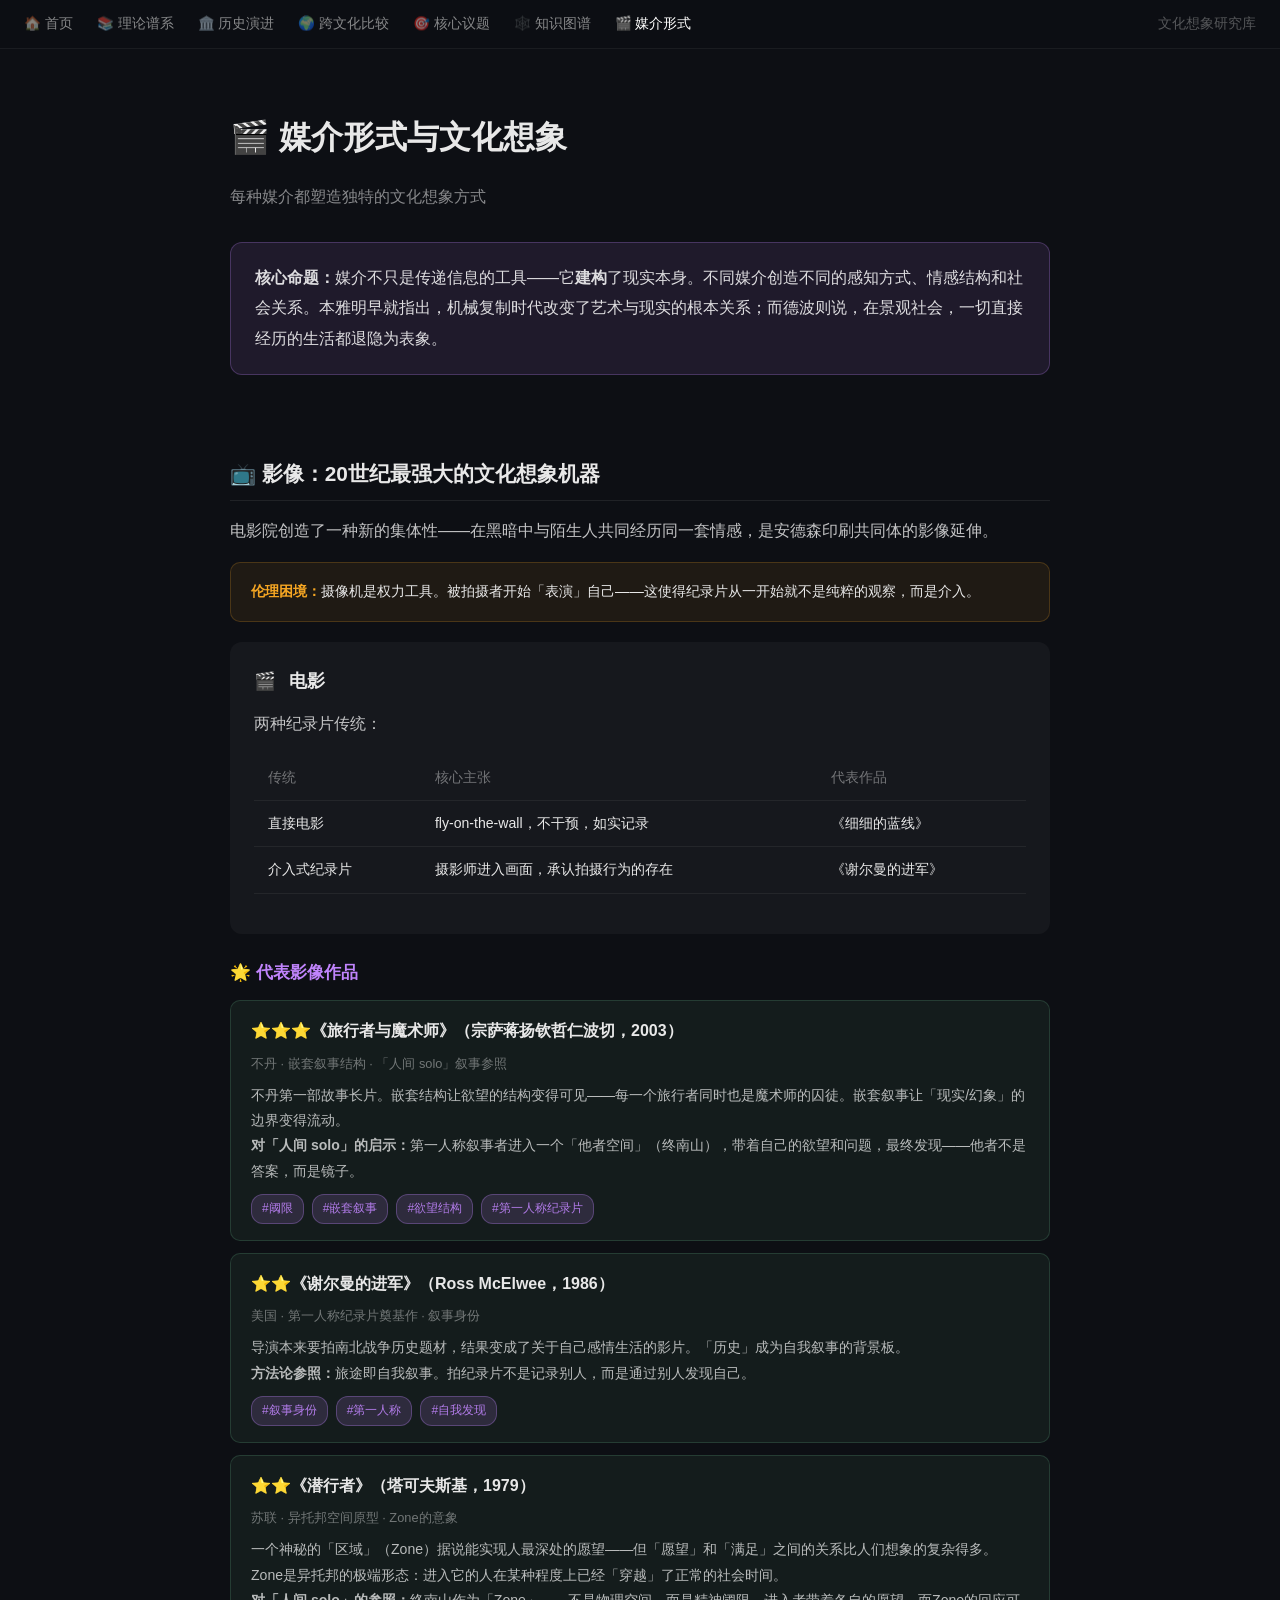
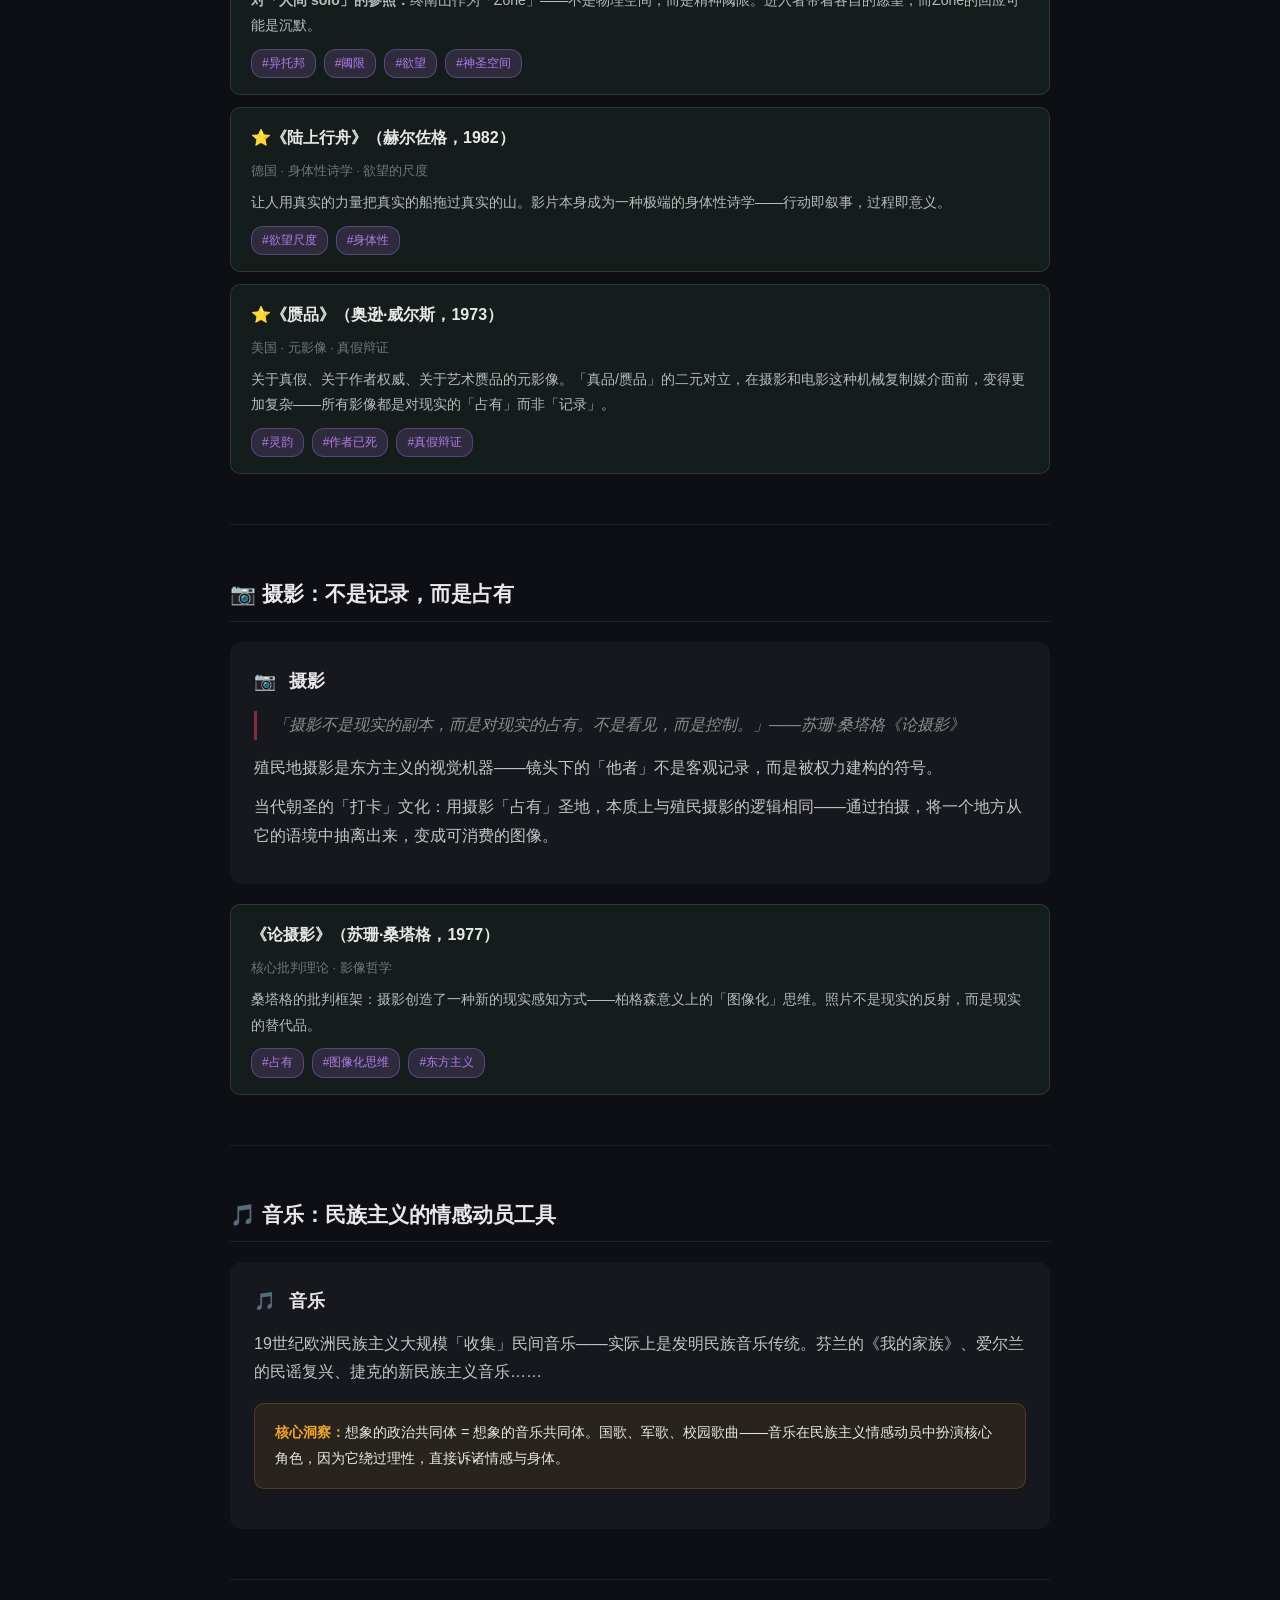
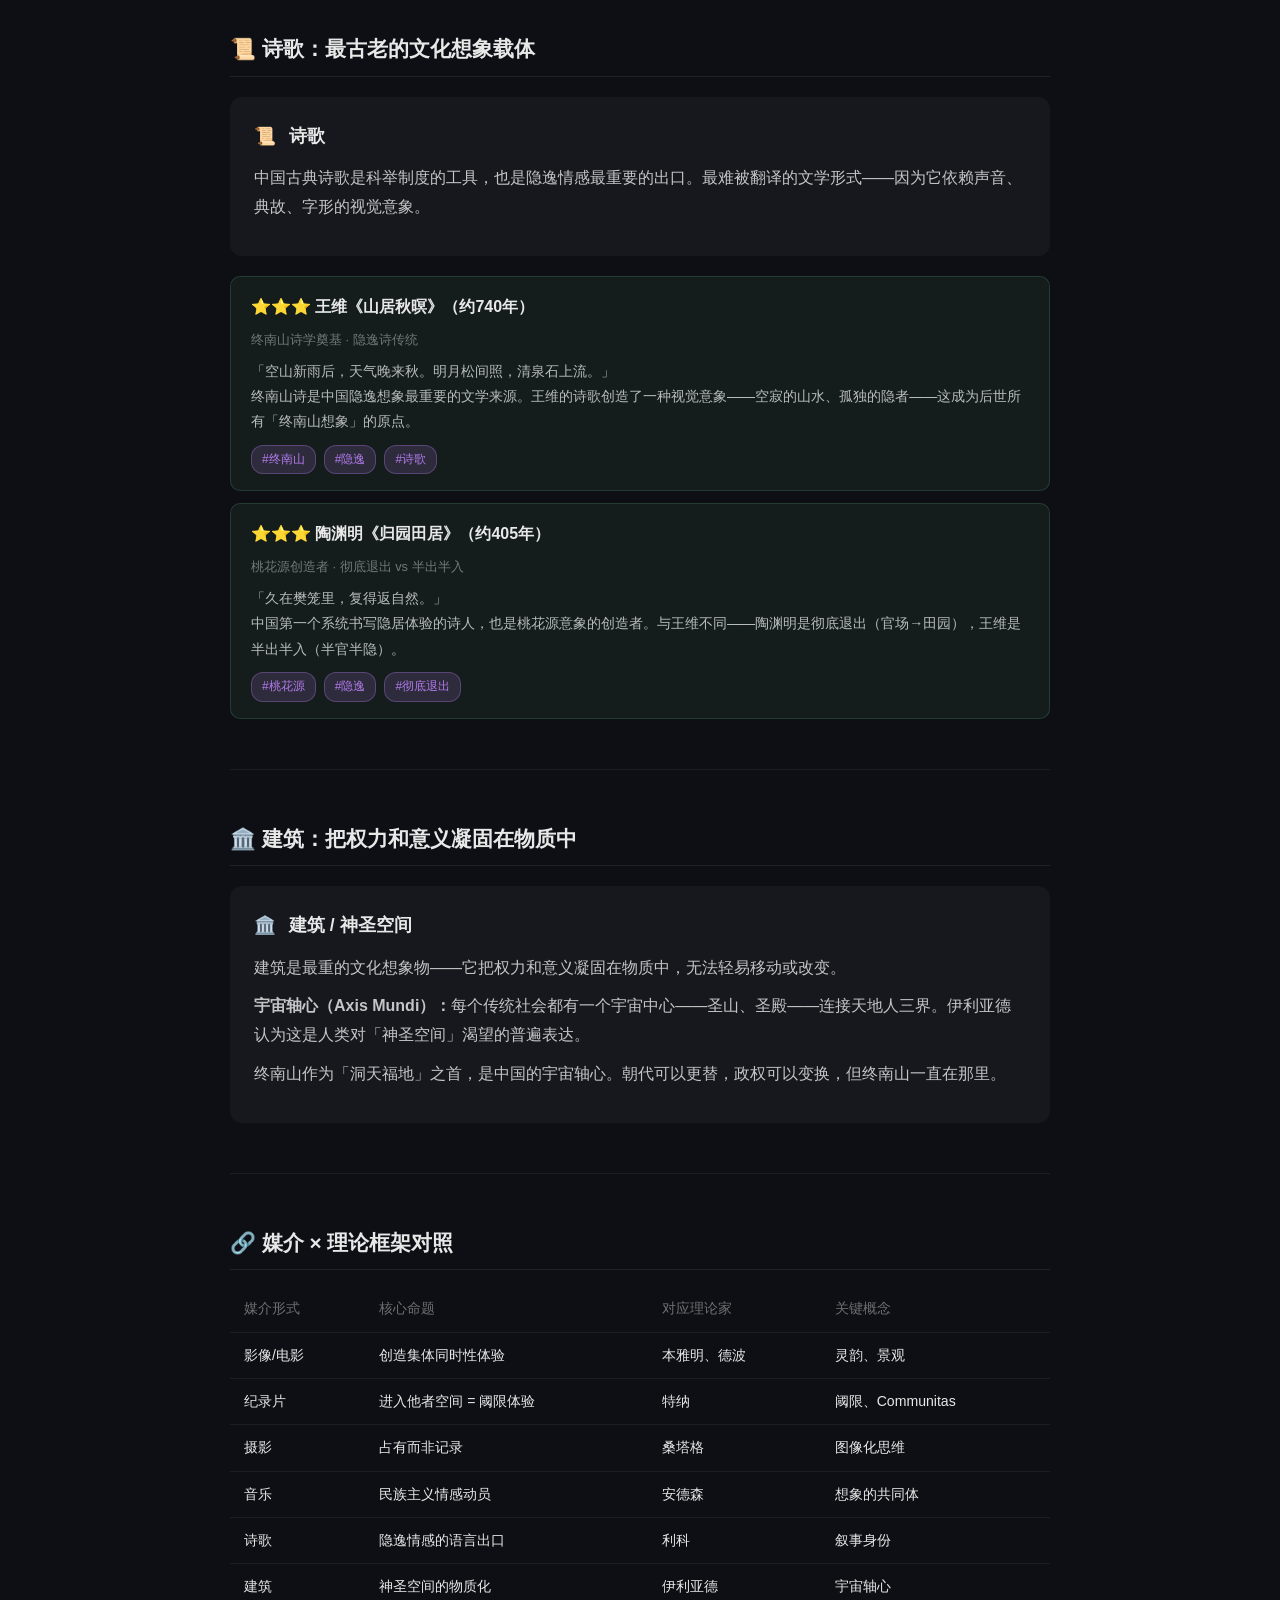
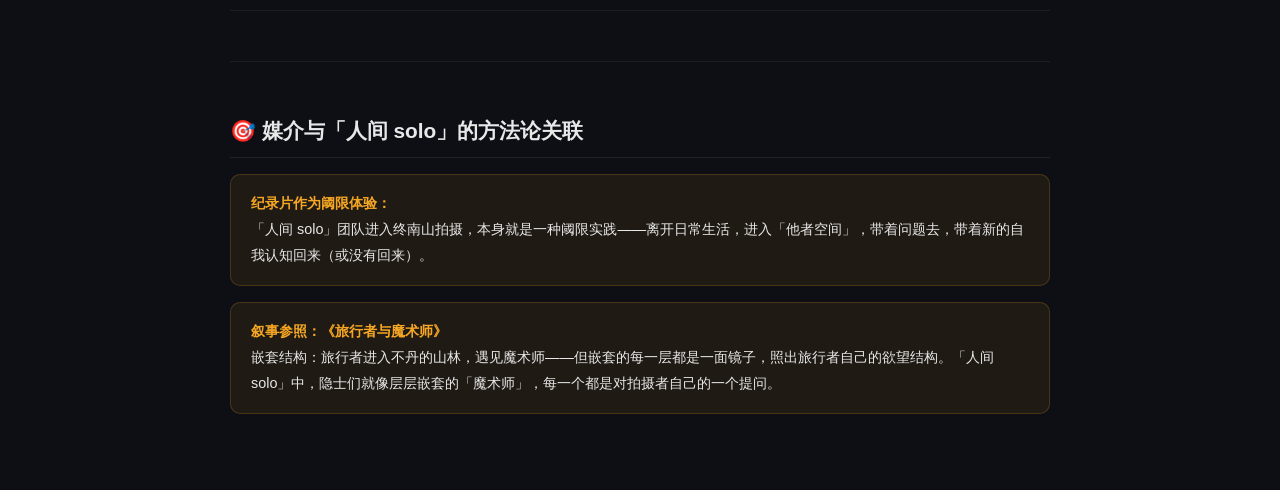
<file: media.html>
<!DOCTYPE html>
<html lang="zh-CN">
<head>
    <meta charset="UTF-8">
    <meta name="viewport" content="width=device-width, initial-scale=1.0">
    <title>🎬 媒介形式 · 文化想象研究库</title>
    <style>
        * { margin: 0; padding: 0; box-sizing: border-box; }
        body {
            font-family: -apple-system, BlinkMacSystemFont, "PingFang SC", "Microsoft YaHei", sans-serif;
            line-height: 1.8; color: #e8e8e8; background: #0d0f14;
        }
        .topbar {
            background: rgba(13,15,20,0.95); backdrop-filter: blur(20px);
            padding: 12px 24px; display: flex; gap: 24px; align-items: center;
            border-bottom: 1px solid rgba(255,255,255,0.06); position: sticky; top: 0; z-index: 100;
        }
        .topbar a { color: rgba(255,255,255,0.5); text-decoration: none; font-size: 0.85rem; }
        .topbar a:hover, .topbar a.active { color: #fff; }
        .topbar .title { margin-left: auto; font-size: 0.85rem; color: rgba(255,255,255,0.3); }
        .hero {
            padding: 60px 40px 40px; max-width: 900px; margin: 0 auto;
        }
        .hero h1 { font-size: 2rem; margin-bottom: 16px; }
        .hero .subtitle { color: rgba(255,255,255,0.5); font-size: 1rem; margin-bottom: 30px; }
        .hero .thesis {
            background: rgba(192,132,252,0.1); border: 1px solid rgba(192,132,252,0.25);
            border-radius: 12px; padding: 20px 24px; font-size: 1rem; line-height: 1.9;
            color: rgba(255,255,255,0.85);
        }
        .content { max-width: 900px; margin: 0 auto; padding: 0 40px 60px; }
        h2 { font-size: 1.3rem; margin: 40px 0 16px; padding-bottom: 8px; border-bottom: 1px solid rgba(255,255,255,0.08); }
        h3 { font-size: 1.05rem; margin: 24px 0 10px; color: #c084fc; }
        h4 { font-size: 0.95rem; margin: 16px 0 8px; color: rgba(255,255,255,0.7); }
        p { margin: 10px 0; color: rgba(255,255,255,0.75); }
        .medium-card {
            background: rgba(255,255,255,0.04); border-radius: 12px; padding: 24px; margin: 20px 0;
        }
        .medium-card .medium-title { font-size: 1.1rem; font-weight: 600; margin-bottom: 12px; }
        .medium-card .medium-title span { margin-right: 8px; }
        .quote {
            border-left: 3px solid rgba(233,69,96,0.5); padding-left: 16px;
            color: rgba(255,255,255,0.5); font-style: italic; margin: 14px 0;
        }
        .work-item {
            background: rgba(134,239,172,0.06); border: 1px solid rgba(134,239,172,0.15);
            border-radius: 10px; padding: 16px 20px; margin: 12px 0;
        }
        .work-item .work-title { font-weight: 600; margin-bottom: 6px; }
        .work-item .work-meta { font-size: 0.8rem; color: rgba(255,255,255,0.4); margin-bottom: 8px; }
        .work-item .work-desc { font-size: 0.88rem; color: rgba(255,255,255,0.7); }
        .tag-row { display: flex; flex-wrap: wrap; gap: 8px; margin-top: 10px; }
        .tag { background: rgba(192,132,252,0.15); border: 1px solid rgba(192,132,252,0.3); color: rgba(192,132,252,0.9); padding: 3px 10px; border-radius: 12px; font-size: 0.75rem; }
        .key-insight {
            background: rgba(245,166,35,0.08); border: 1px solid rgba(245,166,35,0.2);
            border-radius: 10px; padding: 16px 20px; margin: 16px 0; font-size: 0.9rem;
        }
        .key-insight strong { color: #f5a623; }
        table { width: 100%; border-collapse: collapse; margin: 16px 0; }
        th, td { text-align: left; padding: 10px 14px; border-bottom: 1px solid rgba(255,255,255,0.06); font-size: 0.88rem; }
        th { color: rgba(255,255,255,0.4); font-weight: 500; }
        @media (max-width: 768px) { .hero { padding: 40px 20px 30px; } .content { padding: 0 20px 40px; } }
    </style>
</head>
<body>
    <div class="topbar">
        <a href="index.html">🏠 首页</a>
        <a href="theory.html">📚 理论谱系</a>
        <a href="history.html">🏛️ 历史演进</a>
        <a href="compare.html">🌍 跨文化比较</a>
        <a href="analysis.html">🎯 核心议题</a>
        <a href="graph.html">🕸️ 知识图谱</a>
        <a href="media.html" class="active">🎬 媒介形式</a>
        <span class="title">文化想象研究库</span>
    </div>

    <div class="hero">
        <h1>🎬 媒介形式与文化想象</h1>
        <p class="subtitle">每种媒介都塑造独特的文化想象方式</p>
        <div class="thesis">
            <strong>核心命题：</strong>媒介不只是传递信息的工具——它<strong>建构</strong>了现实本身。不同媒介创造不同的感知方式、情感结构和社会关系。本雅明早就指出，机械复制时代改变了艺术与现实的根本关系；而德波则说，在景观社会，一切直接经历的生活都退隐为表象。
        </div>
    </div>

    <div class="content">

        <h2>📺 影像：20世纪最强大的文化想象机器</h2>
        <p>电影院创造了一种新的集体性——在黑暗中与陌生人共同经历同一套情感，是安德森印刷共同体的影像延伸。</p>

        <div class="key-insight">
            <strong>伦理困境：</strong>摄像机是权力工具。被拍摄者开始「表演」自己——这使得纪录片从一开始就不是纯粹的观察，而是介入。
        </div>

        <div class="medium-card">
            <div class="medium-title"><span>🎬</span> 电影</div>
            <p>两种纪录片传统：</p>
            <table>
                <tr><th>传统</th><th>核心主张</th><th>代表作品</th></tr>
                <tr><td>直接电影</td><td>fly-on-the-wall，不干预，如实记录</td><td>《细细的蓝线》</td></tr>
                <tr><td>介入式纪录片</td><td>摄影师进入画面，承认拍摄行为的存在</td><td>《谢尔曼的进军》</td></tr>
            </table>
        </div>

        <h3>🌟 代表影像作品</h3>

        <div class="work-item">
            <div class="work-title">⭐⭐⭐《旅行者与魔术师》（宗萨蒋扬钦哲仁波切，2003）</div>
            <div class="work-meta">不丹 · 嵌套叙事结构 · 「人间 solo」叙事参照</div>
            <div class="work-desc">
                不丹第一部故事长片。嵌套结构让欲望的结构变得可见——每一个旅行者同时也是魔术师的囚徒。嵌套叙事让「现实/幻象」的边界变得流动。<br>
                <strong>对「人间 solo」的启示：</strong>第一人称叙事者进入一个「他者空间」（终南山），带着自己的欲望和问题，最终发现——他者不是答案，而是镜子。
            </div>
            <div class="tag-row">
                <span class="tag">#阈限</span><span class="tag">#嵌套叙事</span><span class="tag">#欲望结构</span><span class="tag">#第一人称纪录片</span>
            </div>
        </div>

        <div class="work-item">
            <div class="work-title">⭐⭐《谢尔曼的进军》（Ross McElwee，1986）</div>
            <div class="work-meta">美国 · 第一人称纪录片奠基作 · 叙事身份</div>
            <div class="work-desc">
                导演本来要拍南北战争历史题材，结果变成了关于自己感情生活的影片。「历史」成为自我叙事的背景板。<br>
                <strong>方法论参照：</strong>旅途即自我叙事。拍纪录片不是记录别人，而是通过别人发现自己。
            </div>
            <div class="tag-row">
                <span class="tag">#叙事身份</span><span class="tag">#第一人称</span><span class="tag">#自我发现</span>
            </div>
        </div>

        <div class="work-item">
            <div class="work-title">⭐⭐《潜行者》（塔可夫斯基，1979）</div>
            <div class="work-meta">苏联 · 异托邦空间原型 · Zone的意象</div>
            <div class="work-desc">
                一个神秘的「区域」（Zone）据说能实现人最深处的愿望——但「愿望」和「满足」之间的关系比人们想象的复杂得多。Zone是异托邦的极端形态：进入它的人在某种程度上已经「穿越」了正常的社会时间。<br>
                <strong>对「人间 solo」的参照：</strong>终南山作为「Zone」——不是物理空间，而是精神阈限。进入者带着各自的愿望，而Zone的回应可能是沉默。
            </div>
            <div class="tag-row">
                <span class="tag">#异托邦</span><span class="tag">#阈限</span><span class="tag">#欲望</span><span class="tag">#神圣空间</span>
            </div>
        </div>

        <div class="work-item">
            <div class="work-title">⭐《陆上行舟》（赫尔佐格，1982）</div>
            <div class="work-meta">德国 · 身体性诗学 · 欲望的尺度</div>
            <div class="work-desc">
                让人用真实的力量把真实的船拖过真实的山。影片本身成为一种极端的身体性诗学——行动即叙事，过程即意义。
            </div>
            <div class="tag-row">
                <span class="tag">#欲望尺度</span><span class="tag">#身体性</span>
            </div>
        </div>

        <div class="work-item">
            <div class="work-title">⭐《赝品》（奥逊·威尔斯，1973）</div>
            <div class="work-meta">美国 · 元影像 · 真假辩证</div>
            <div class="work-desc">
                关于真假、关于作者权威、关于艺术赝品的元影像。「真品/赝品」的二元对立，在摄影和电影这种机械复制媒介面前，变得更加复杂——所有影像都是对现实的「占有」而非「记录」。
            </div>
            <div class="tag-row">
                <span class="tag">#灵韵</span><span class="tag">#作者已死</span><span class="tag">#真假辩证</span>
            </div>
        </div>

        <hr style="border:none;border-top:1px solid rgba(255,255,255,0.06);margin:50px 0;">

        <h2>📷 摄影：不是记录，而是占有</h2>

        <div class="medium-card">
            <div class="medium-title"><span>📷</span> 摄影</div>
            <div class="quote">「摄影不是现实的副本，而是对现实的占有。不是看见，而是控制。」——苏珊·桑塔格《论摄影》</div>
            <p>殖民地摄影是东方主义的视觉机器——镜头下的「他者」不是客观记录，而是被权力建构的符号。</p>
            <p>当代朝圣的「打卡」文化：用摄影「占有」圣地，本质上与殖民摄影的逻辑相同——通过拍摄，将一个地方从它的语境中抽离出来，变成可消费的图像。</p>
        </div>

        <div class="work-item">
            <div class="work-title">《论摄影》（苏珊·桑塔格，1977）</div>
            <div class="work-meta">核心批判理论 · 影像哲学</div>
            <div class="work-desc">
                桑塔格的批判框架：摄影创造了一种新的现实感知方式——柏格森意义上的「图像化」思维。照片不是现实的反射，而是现实的替代品。
            </div>
            <div class="tag-row">
                <span class="tag">#占有</span><span class="tag">#图像化思维</span><span class="tag">#东方主义</span>
            </div>
        </div>

        <hr style="border:none;border-top:1px solid rgba(255,255,255,0.06);margin:50px 0;">

        <h2>🎵 音乐：民族主义的情感动员工具</h2>

        <div class="medium-card">
            <div class="medium-title"><span>🎵</span> 音乐</div>
            <p>19世纪欧洲民族主义大规模「收集」民间音乐——实际上是发明民族音乐传统。芬兰的《我的家族》、爱尔兰的民谣复兴、捷克的新民族主义音乐……</p>
            <div class="key-insight">
                <strong>核心洞察：</strong>想象的政治共同体 = 想象的音乐共同体。国歌、军歌、校园歌曲——音乐在民族主义情感动员中扮演核心角色，因为它绕过理性，直接诉诸情感与身体。
            </div>
        </div>

        <hr style="border:none;border-top:1px solid rgba(255,255,255,0.06);margin:50px 0;">

        <h2>📜 诗歌：最古老的文化想象载体</h2>

        <div class="medium-card">
            <div class="medium-title"><span>📜</span> 诗歌</div>
            <p>中国古典诗歌是科举制度的工具，也是隐逸情感最重要的出口。最难被翻译的文学形式——因为它依赖声音、典故、字形的视觉意象。</p>
        </div>

        <div class="work-item">
            <div class="work-title">⭐⭐⭐ 王维《山居秋暝》（约740年）</div>
            <div class="work-meta">终南山诗学奠基 · 隐逸诗传统</div>
            <div class="work-desc">
                「空山新雨后，天气晚来秋。明月松间照，清泉石上流。」<br>
                终南山诗是中国隐逸想象最重要的文学来源。王维的诗歌创造了一种视觉意象——空寂的山水、孤独的隐者——这成为后世所有「终南山想象」的原点。
            </div>
            <div class="tag-row">
                <span class="tag">#终南山</span><span class="tag">#隐逸</span><span class="tag">#诗歌</span>
            </div>
        </div>

        <div class="work-item">
            <div class="work-title">⭐⭐⭐ 陶渊明《归园田居》（约405年）</div>
            <div class="work-meta">桃花源创造者 · 彻底退出 vs 半出半入</div>
            <div class="work-desc">
                「久在樊笼里，复得返自然。」<br>
                中国第一个系统书写隐居体验的诗人，也是桃花源意象的创造者。与王维不同——陶渊明是彻底退出（官场→田园），王维是半出半入（半官半隐）。
            </div>
            <div class="tag-row">
                <span class="tag">#桃花源</span><span class="tag">#隐逸</span><span class="tag">#彻底退出</span>
            </div>
        </div>

        <hr style="border:none;border-top:1px solid rgba(255,255,255,0.06);margin:50px 0;">

        <h2>🏛️ 建筑：把权力和意义凝固在物质中</h2>

        <div class="medium-card">
            <div class="medium-title"><span>🏛️</span> 建筑 / 神圣空间</div>
            <p>建筑是最重的文化想象物——它把权力和意义凝固在物质中，无法轻易移动或改变。</p>
            <p><strong>宇宙轴心（Axis Mundi）：</strong>每个传统社会都有一个宇宙中心——圣山、圣殿——连接天地人三界。伊利亚德认为这是人类对「神圣空间」渴望的普遍表达。</p>
            <p>终南山作为「洞天福地」之首，是中国的宇宙轴心。朝代可以更替，政权可以变换，但终南山一直在那里。</p>
        </div>

        <hr style="border:none;border-top:1px solid rgba(255,255,255,0.06);margin:50px 0;">

        <h2>🔗 媒介 × 理论框架对照</h2>

        <table>
            <tr><th>媒介形式</th><th>核心命题</th><th>对应理论家</th><th>关键概念</th></tr>
            <tr><td>影像/电影</td><td>创造集体同时性体验</td><td>本雅明、德波</td><td>灵韵、景观</td></tr>
            <tr><td>纪录片</td><td>进入他者空间 = 阈限体验</td><td>特纳</td><td>阈限、Communitas</td></tr>
            <tr><td>摄影</td><td>占有而非记录</td><td>桑塔格</td><td>图像化思维</td></tr>
            <tr><td>音乐</td><td>民族主义情感动员</td><td>安德森</td><td>想象的共同体</td></tr>
            <tr><td>诗歌</td><td>隐逸情感的语言出口</td><td>利科</td><td>叙事身份</td></tr>
            <tr><td>建筑</td><td>神圣空间的物质化</td><td>伊利亚德</td><td>宇宙轴心</td></tr>
        </table>

        <hr style="border:none;border-top:1px solid rgba(255,255,255,0.06);margin:50px 0;">

        <h2>🎯 媒介与「人间 solo」的方法论关联</h2>

        <div class="key-insight">
            <strong>纪录片作为阈限体验：</strong><br>
            「人间 solo」团队进入终南山拍摄，本身就是一种阈限实践——离开日常生活，进入「他者空间」，带着问题去，带着新的自我认知回来（或没有回来）。
        </div>

        <div class="key-insight">
            <strong>叙事参照：《旅行者与魔术师》</strong><br>
            嵌套结构：旅行者进入不丹的山林，遇见魔术师——但嵌套的每一层都是一面镜子，照出旅行者自己的欲望结构。「人间 solo」中，隐士们就像层层嵌套的「魔术师」，每一个都是对拍摄者自己的一个提问。
        </div>

    </div>
</body>
</html>
</file>
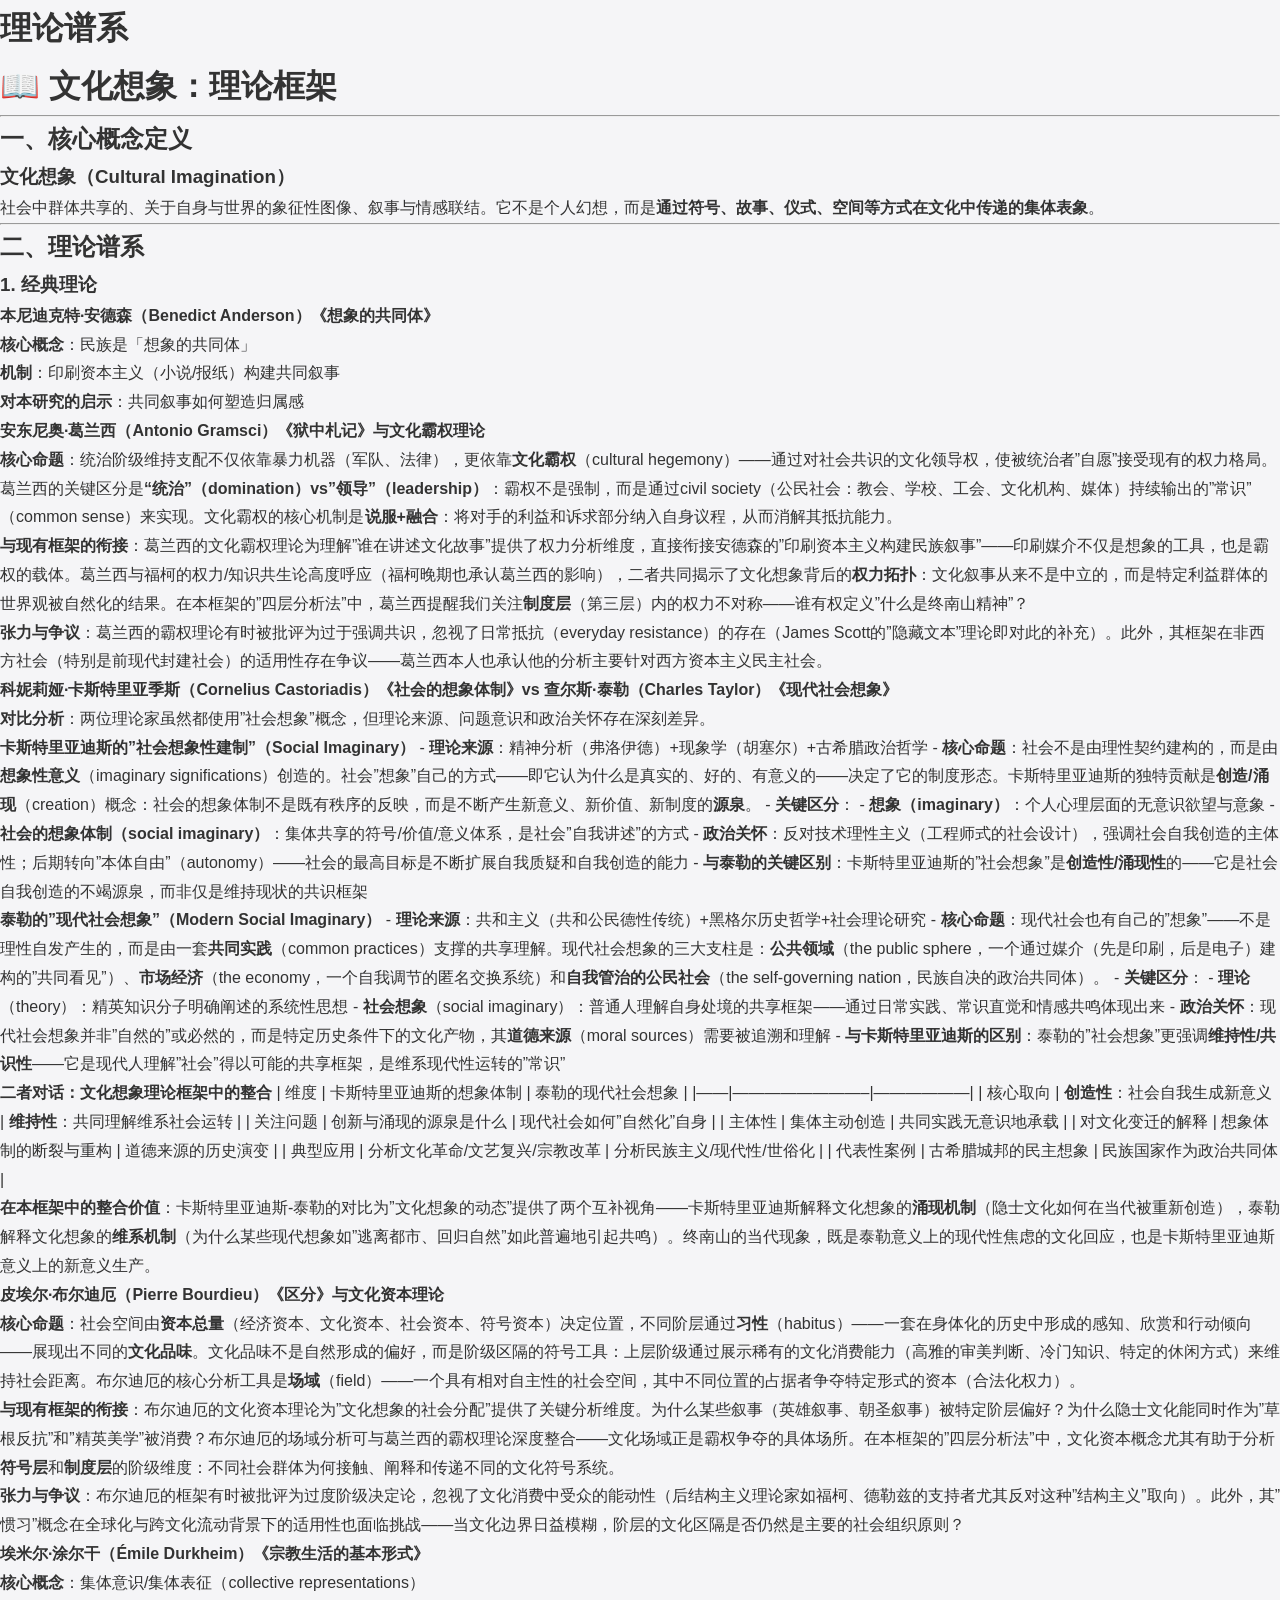
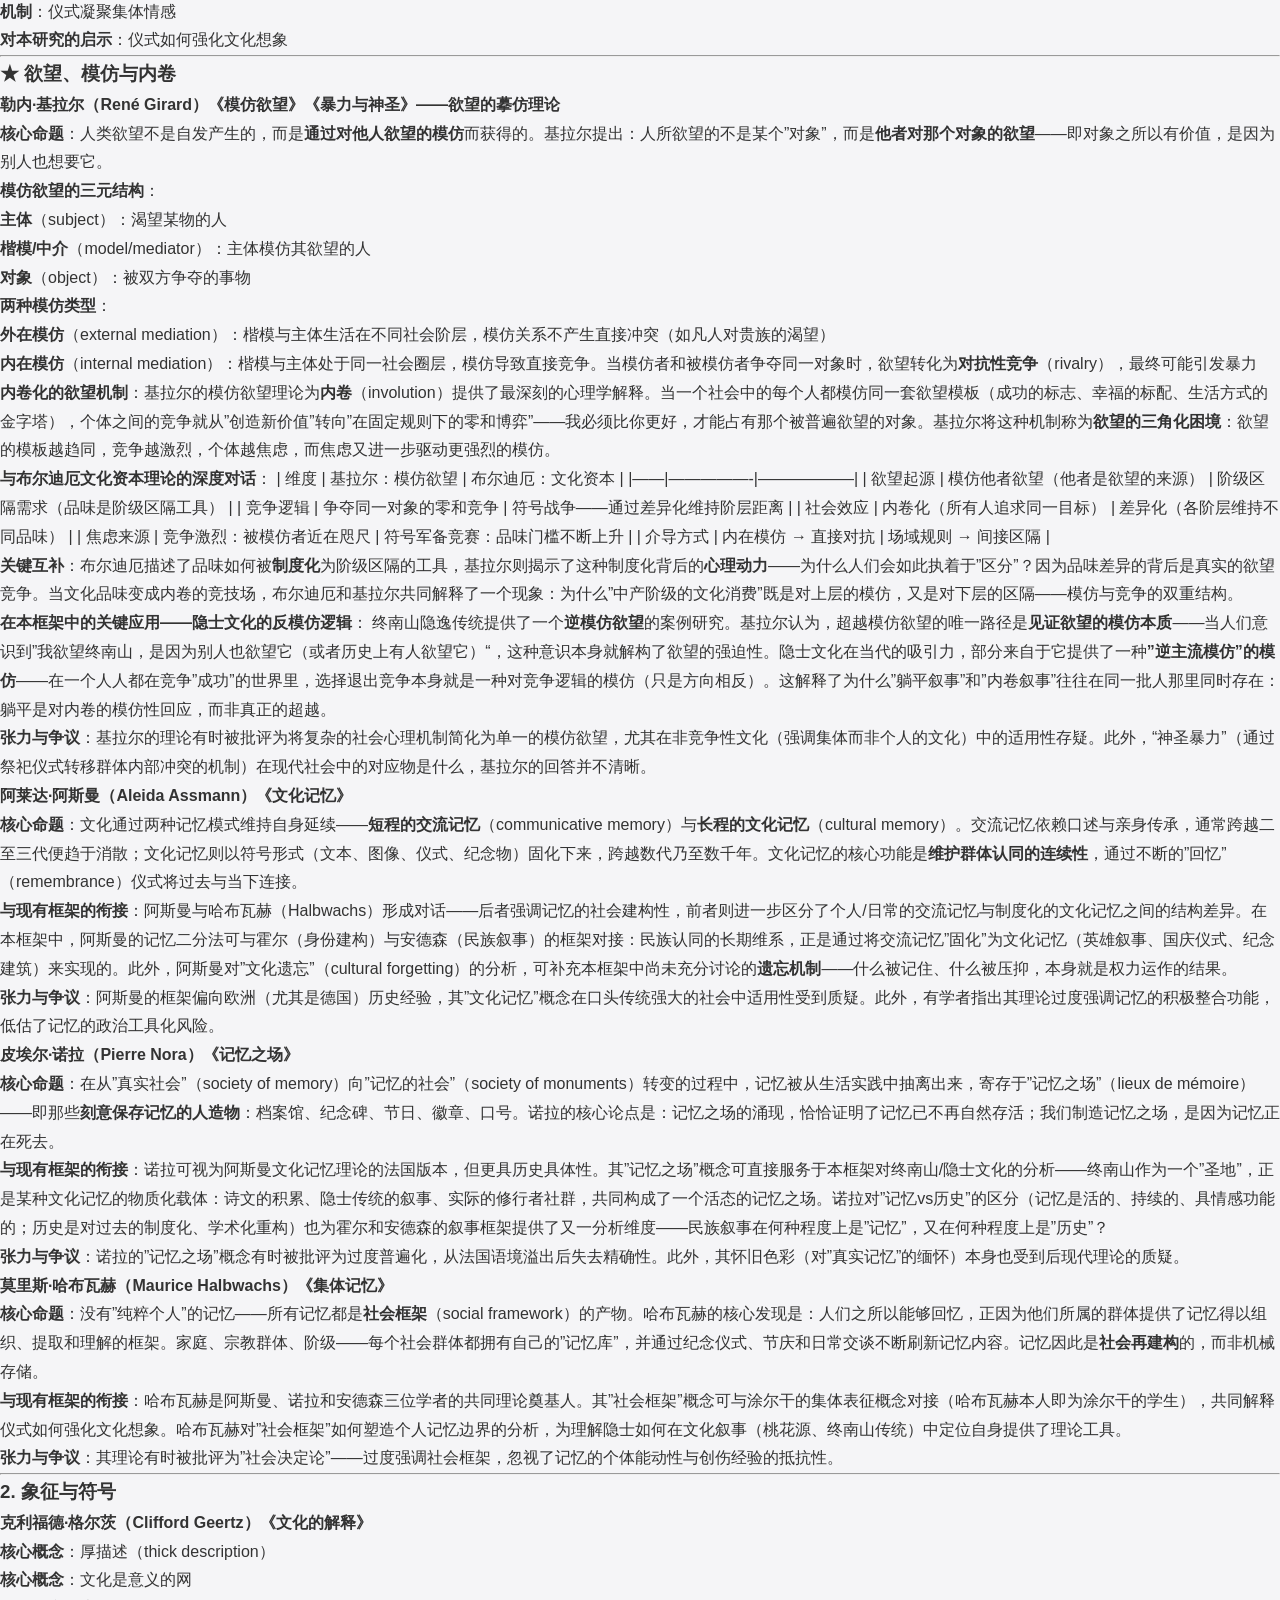
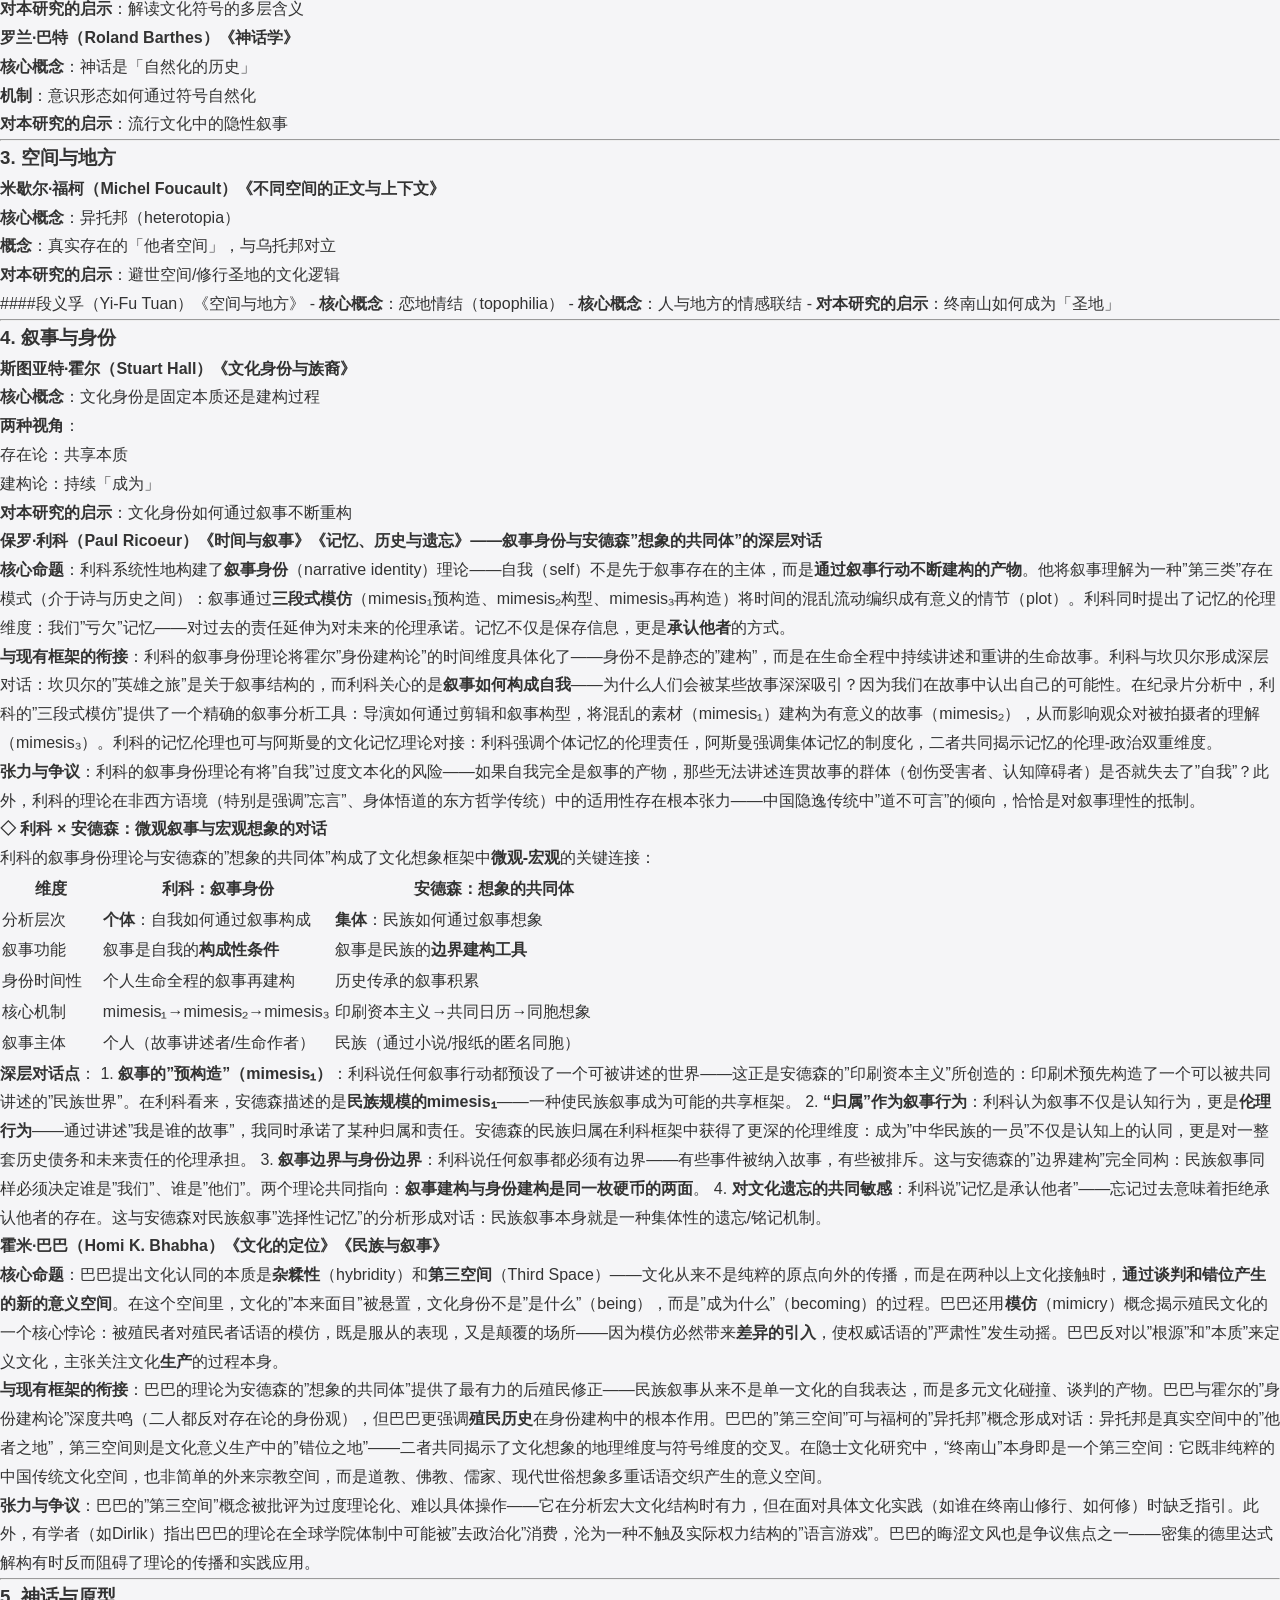
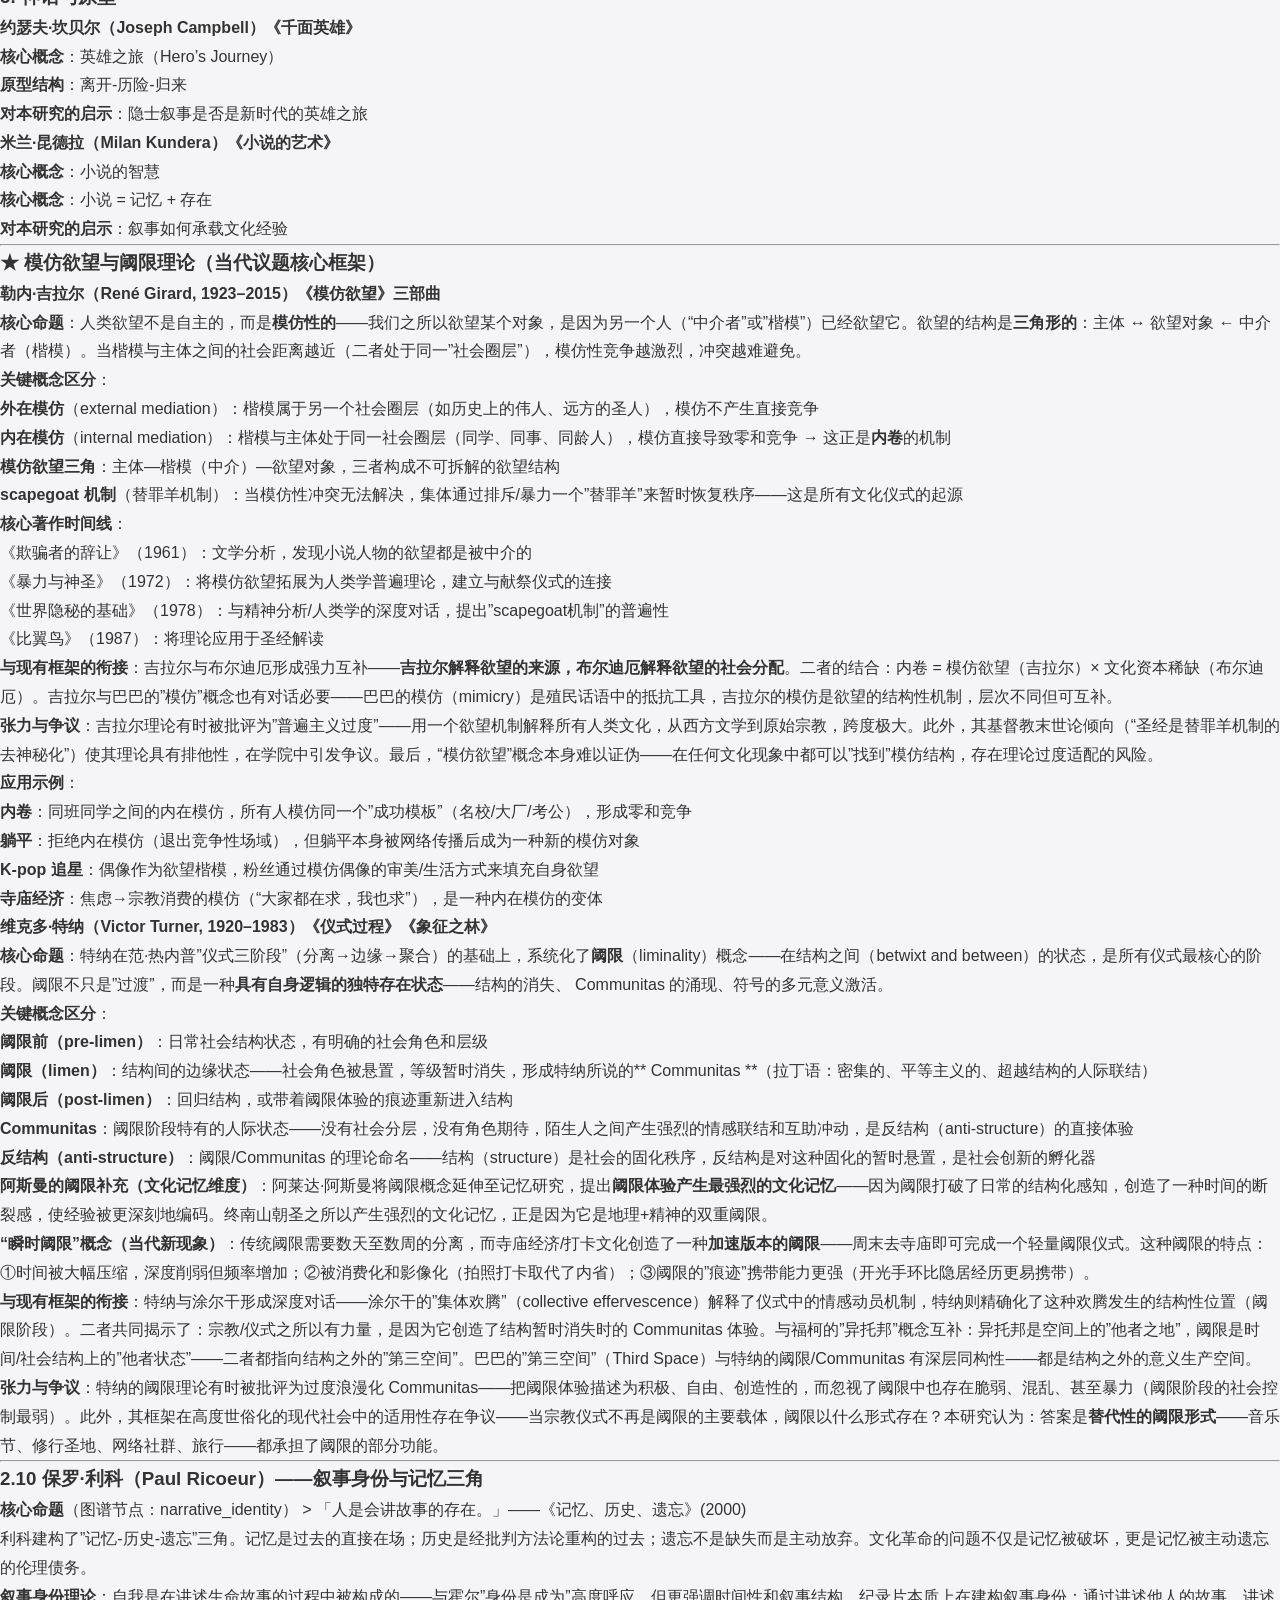
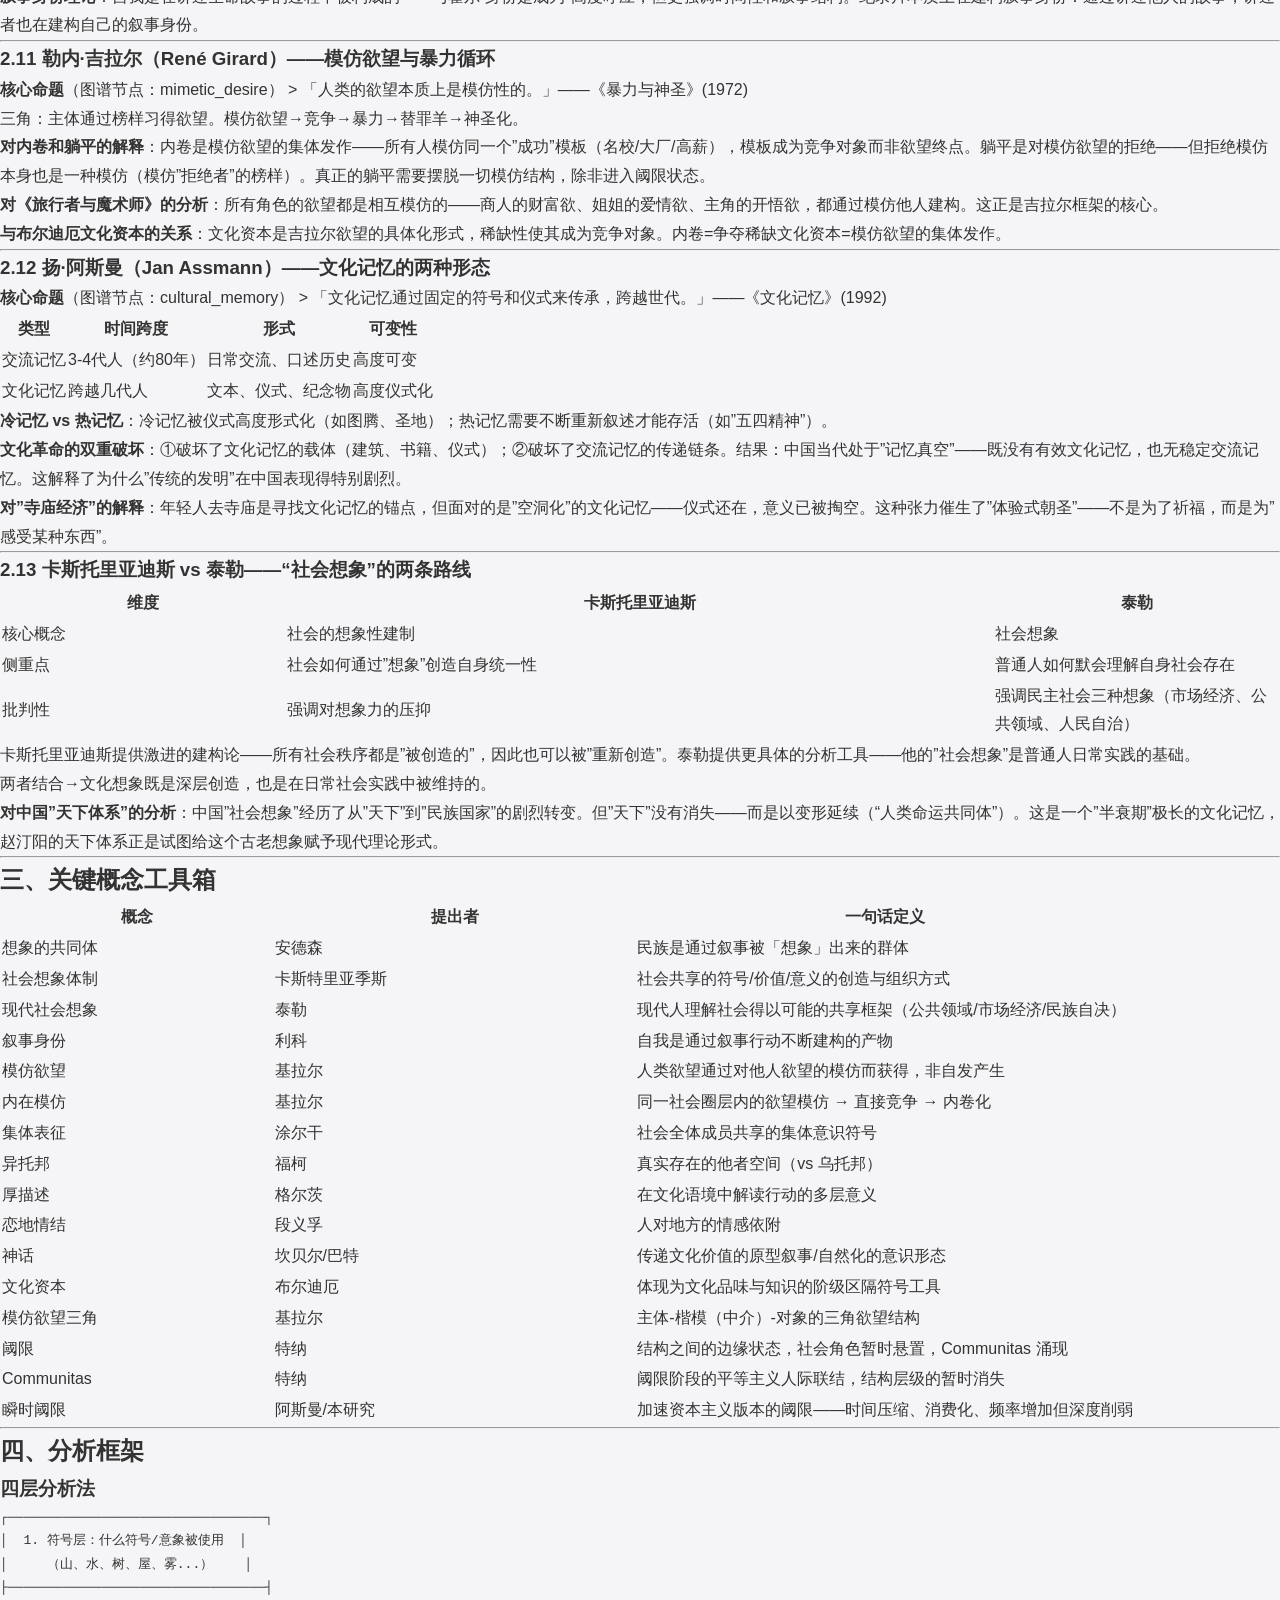
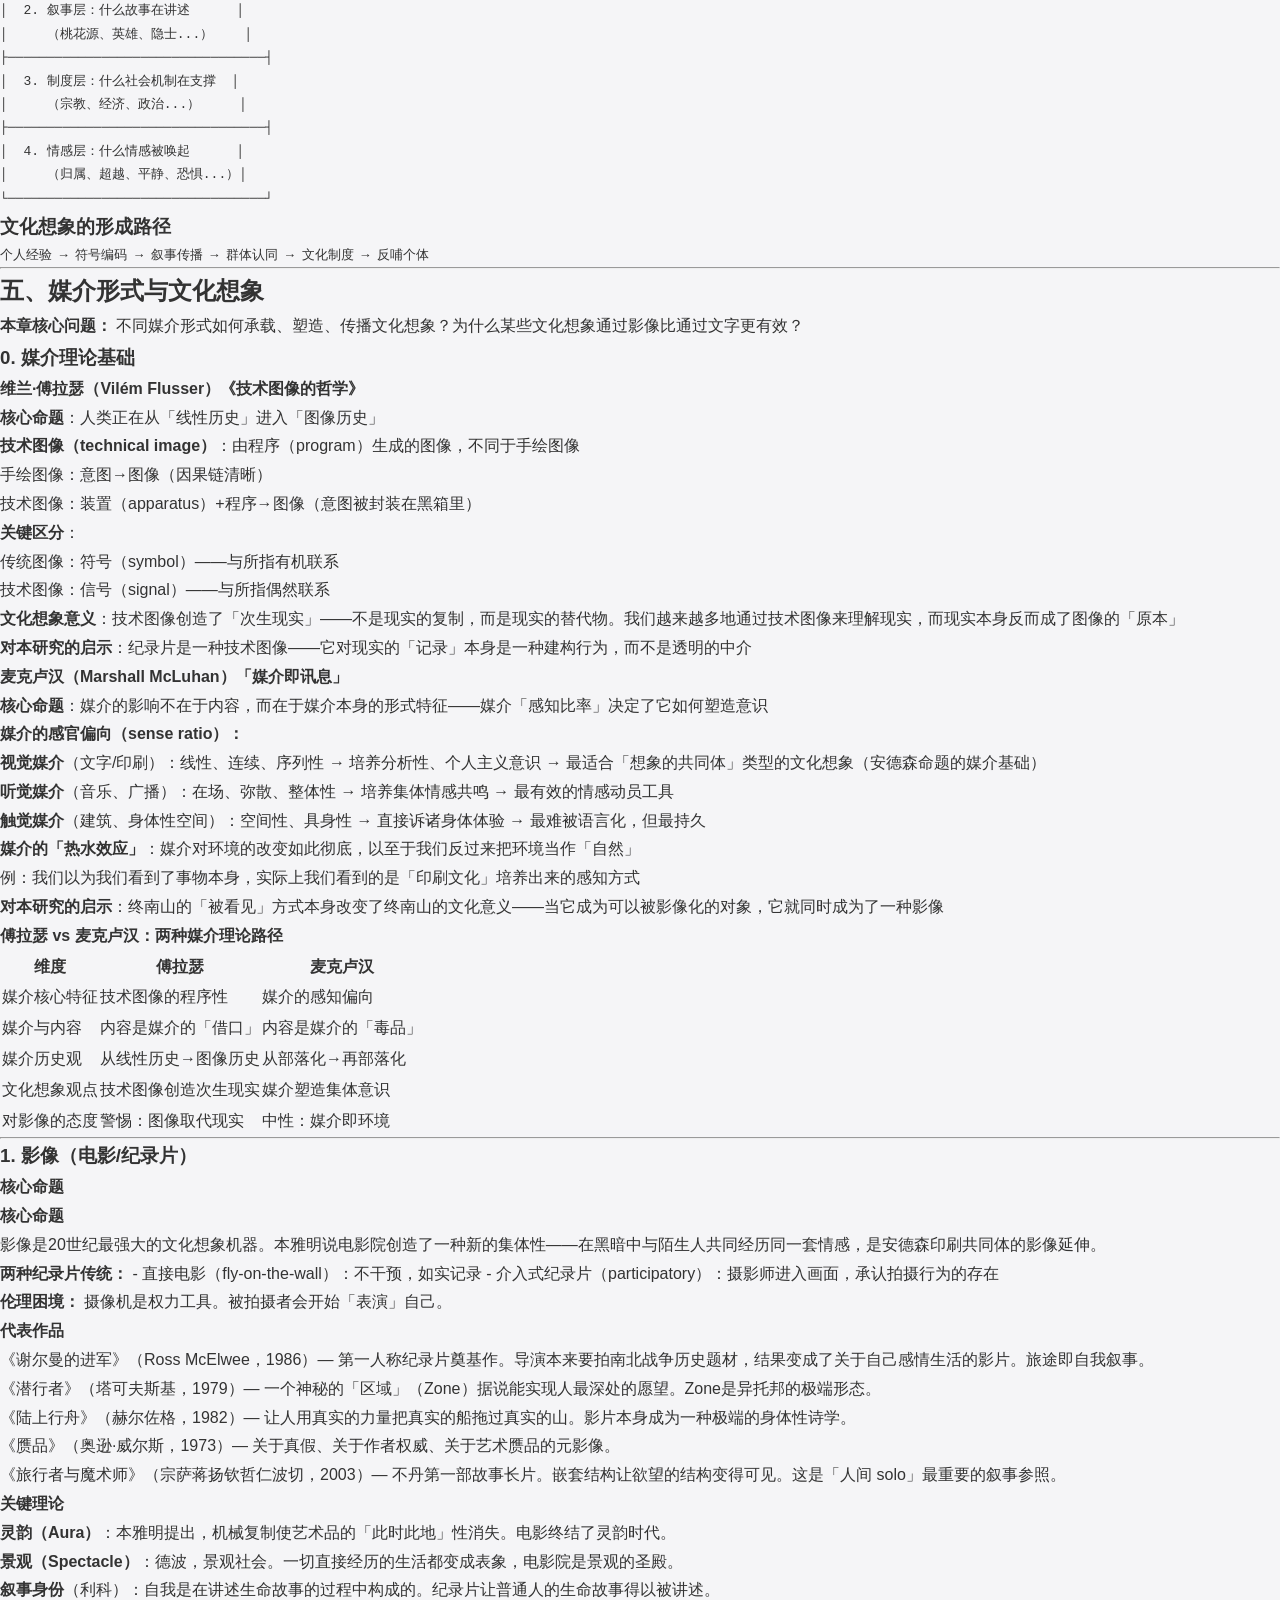
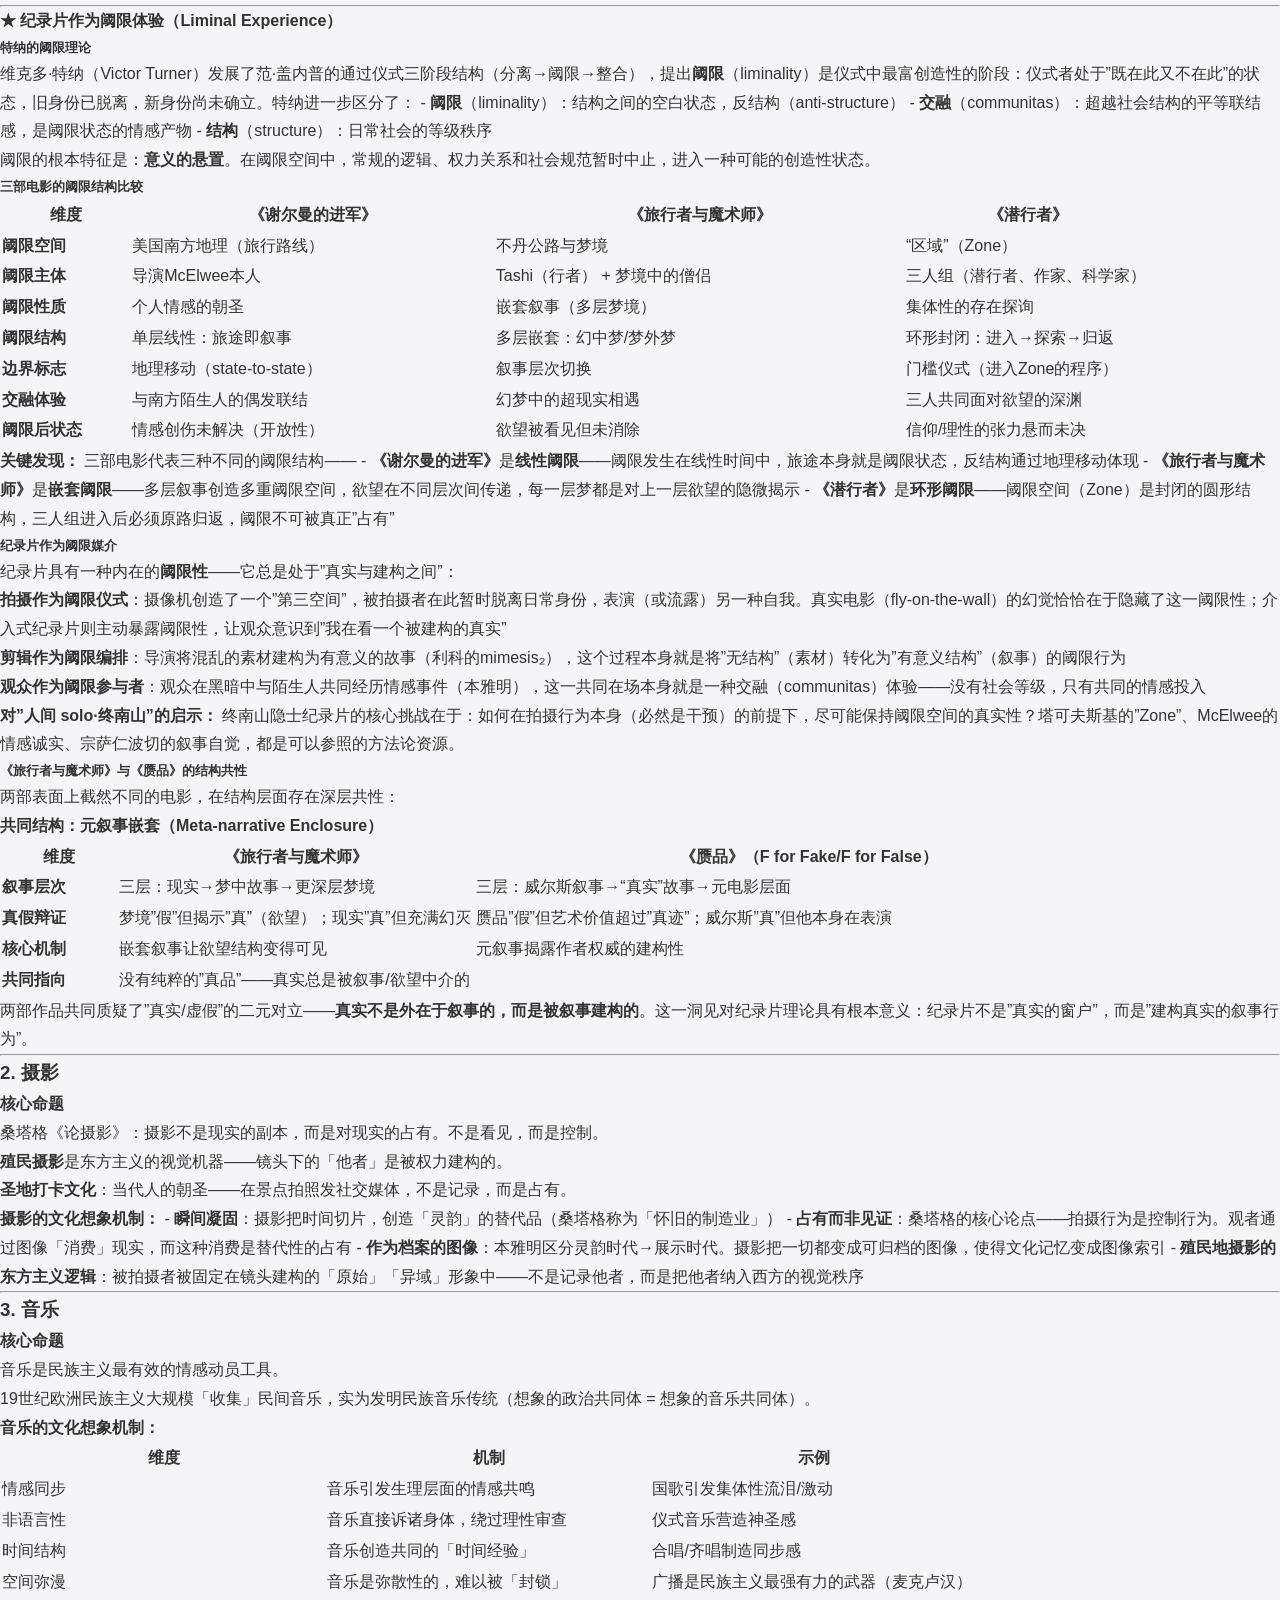
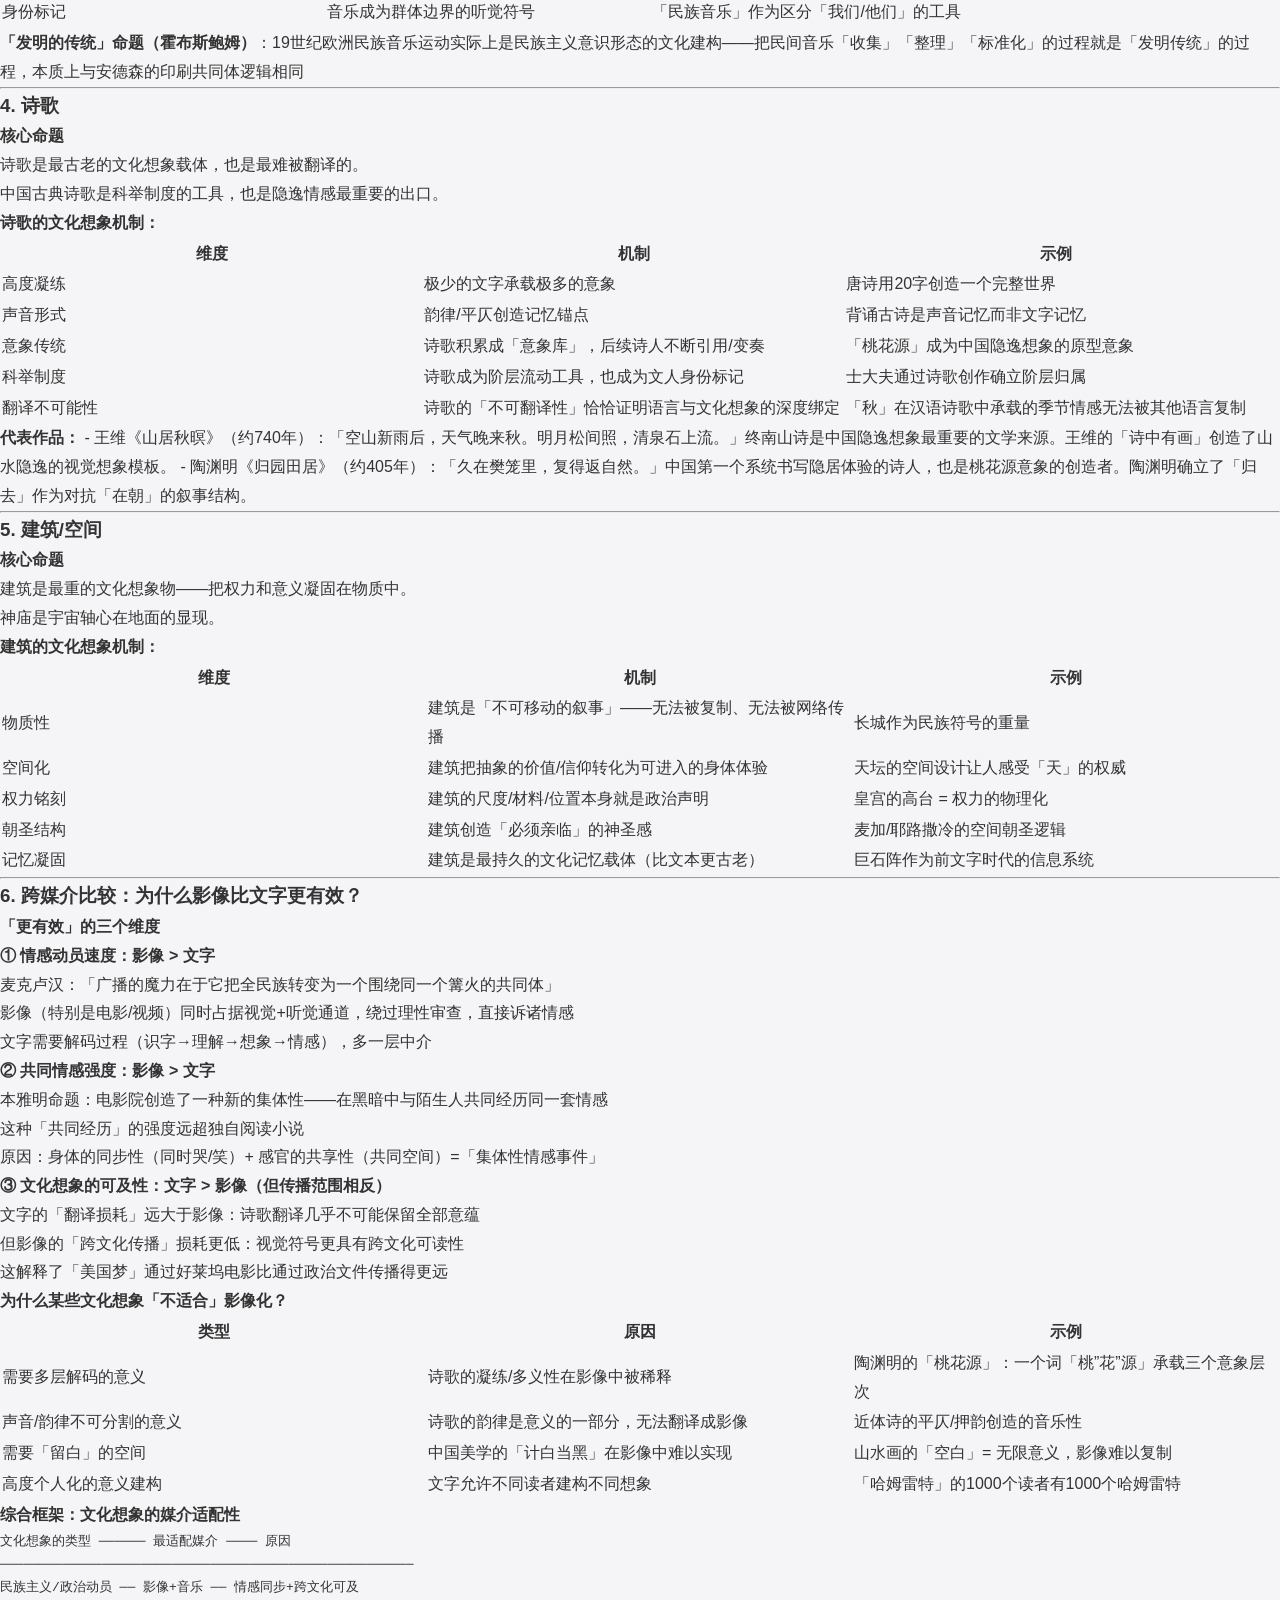
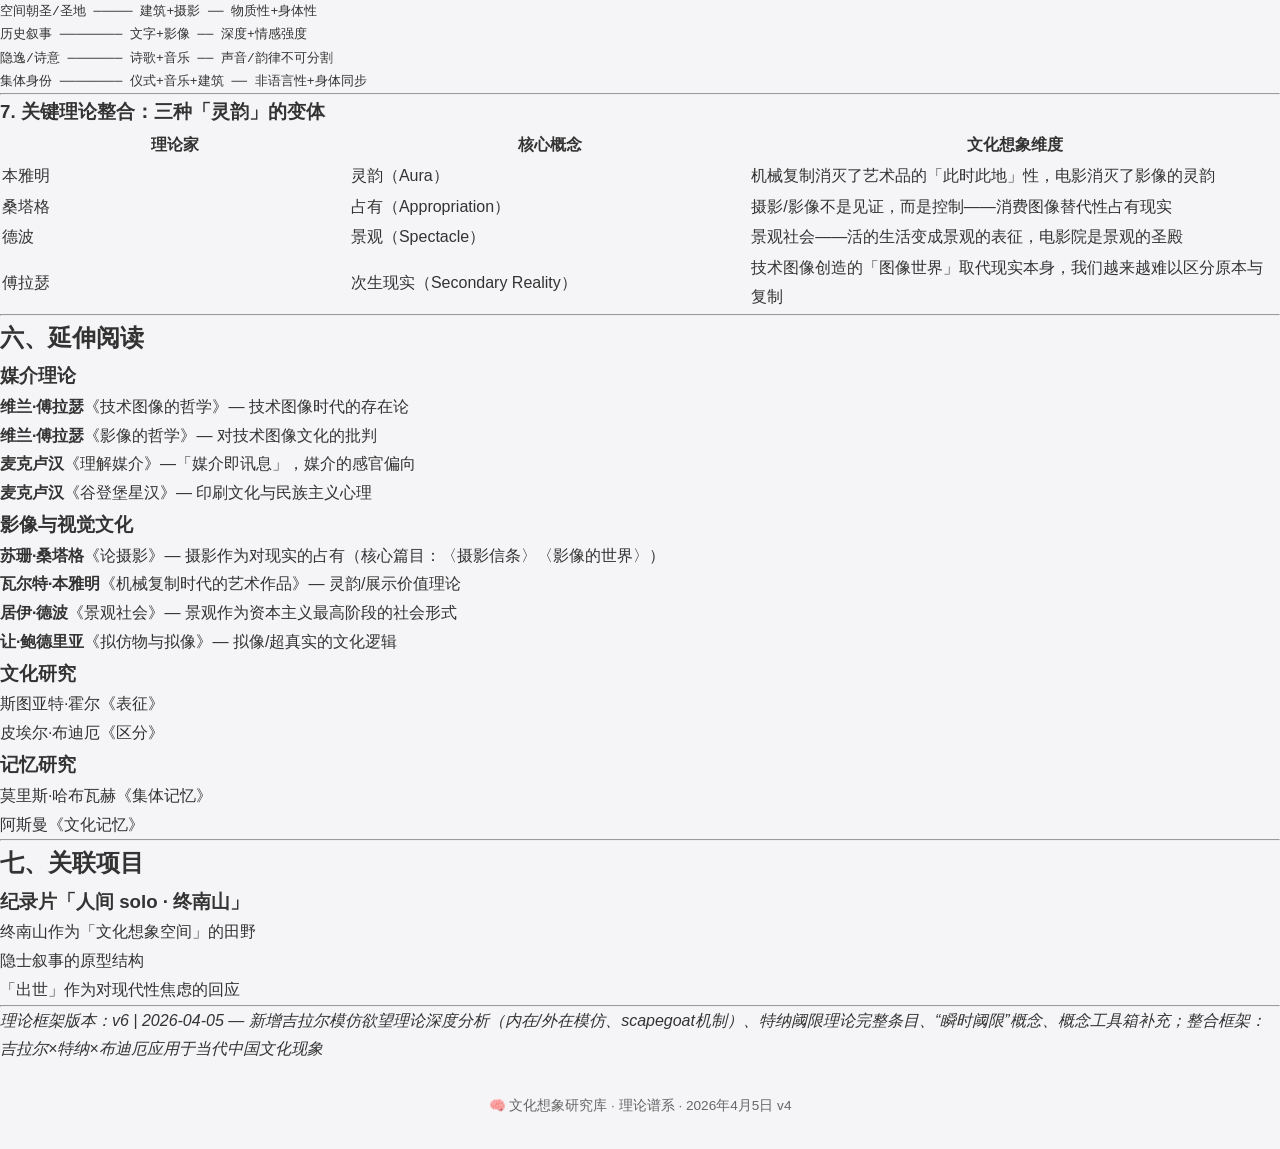
<file: theory.html>
<!DOCTYPE html>
<html xmlns="http://www.w3.org/1999/xhtml" lang="zh-CN" xml:lang="zh-CN">
<head>
  <meta charset="utf-8" />
  <meta name="generator" content="pandoc" />
  <meta name="viewport" content="width=device-width, initial-scale=1.0, user-scalable=yes" />
  <title>理论谱系</title>
  <style>
    /* Default styles provided by pandoc.
    ** See https://pandoc.org/MANUAL.html#variables-for-html for config info.
    */
    span.smallcaps{font-variant: small-caps;}
    div.columns{display: flex; gap: min(4vw, 1.5em);}
    div.column{flex: auto; overflow-x: auto;}
    div.hanging-indent{margin-left: 1.5em; text-indent: -1.5em;}
    /* The extra [class] is a hack that increases specificity enough to
       override a similar rule in reveal.js */
    ul.task-list[class]{list-style: none;}
    ul.task-list li input[type="checkbox"] {
      font-size: inherit;
      width: 0.8em;
      margin: 0 0.8em 0.2em -1.6em;
      vertical-align: middle;
    }
    .display.math{display: block; text-align: center; margin: 0.5rem auto;}
  </style>
  <link rel="stylesheet" href="style.css" />
</head>
<body>
<header id="title-block-header">
<h1 class="title">理论谱系</h1>
</header>
<h1 id="文化想象理论框架">📖 文化想象：理论框架</h1>
<hr />
<h2 id="一核心概念定义">一、核心概念定义</h2>
<h3 id="文化想象cultural-imagination">文化想象（Cultural
Imagination）</h3>
<p>社会中群体共享的、关于自身与世界的象征性图像、叙事与情感联结。它不是个人幻想，而是<strong>通过符号、故事、仪式、空间等方式在文化中传递的集体表象</strong>。</p>
<hr />
<h2 id="二理论谱系">二、理论谱系</h2>
<h3 id="经典理论">1. 经典理论</h3>
<h4
id="本尼迪克特安德森benedict-anderson想象的共同体">本尼迪克特·安德森（Benedict
Anderson）《想象的共同体》</h4>
<ul>
<li><strong>核心概念</strong>：民族是「想象的共同体」</li>
<li><strong>机制</strong>：印刷资本主义（小说/报纸）构建共同叙事</li>
<li><strong>对本研究的启示</strong>：共同叙事如何塑造归属感</li>
</ul>
<h4
id="安东尼奥葛兰西antonio-gramsci狱中札记与文化霸权理论">安东尼奥·葛兰西（Antonio
Gramsci）《狱中札记》与文化霸权理论</h4>
<ul>
<li><strong>核心命题</strong>：统治阶级维持支配不仅依靠暴力机器（军队、法律），更依靠<strong>文化霸权</strong>（cultural
hegemony）——通过对社会共识的文化领导权，使被统治者”自愿”接受现有的权力格局。葛兰西的关键区分是<strong>“统治”（domination）vs”领导”（leadership）</strong>：霸权不是强制，而是通过civil
society（公民社会：教会、学校、工会、文化机构、媒体）持续输出的”常识”（common
sense）来实现。文化霸权的核心机制是<strong>说服+融合</strong>：将对手的利益和诉求部分纳入自身议程，从而消解其抵抗能力。</li>
<li><strong>与现有框架的衔接</strong>：葛兰西的文化霸权理论为理解”谁在讲述文化故事”提供了权力分析维度，直接衔接安德森的”印刷资本主义构建民族叙事”——印刷媒介不仅是想象的工具，也是霸权的载体。葛兰西与福柯的权力/知识共生论高度呼应（福柯晚期也承认葛兰西的影响），二者共同揭示了文化想象背后的<strong>权力拓扑</strong>：文化叙事从来不是中立的，而是特定利益群体的世界观被自然化的结果。在本框架的”四层分析法”中，葛兰西提醒我们关注<strong>制度层</strong>（第三层）内的权力不对称——谁有权定义”什么是终南山精神”？</li>
<li><strong>张力与争议</strong>：葛兰西的霸权理论有时被批评为过于强调共识，忽视了日常抵抗（everyday
resistance）的存在（James
Scott的”隐藏文本”理论即对此的补充）。此外，其框架在非西方社会（特别是前现代封建社会）的适用性存在争议——葛兰西本人也承认他的分析主要针对西方资本主义民主社会。</li>
</ul>
<h4
id="科妮莉娅卡斯特里亚季斯cornelius-castoriadis社会的想象体制vs-查尔斯泰勒charles-taylor现代社会想象">科妮莉娅·卡斯特里亚季斯（Cornelius
Castoriadis）《社会的想象体制》vs 查尔斯·泰勒（Charles
Taylor）《现代社会想象》</h4>
<blockquote>
<p><strong>对比分析</strong>：两位理论家虽然都使用”社会想象”概念，但理论来源、问题意识和政治关怀存在深刻差异。</p>
</blockquote>
<p><strong>卡斯特里亚迪斯的”社会想象性建制”（Social Imaginary）</strong>
-
<strong>理论来源</strong>：精神分析（弗洛伊德）+现象学（胡塞尔）+古希腊政治哲学
-
<strong>核心命题</strong>：社会不是由理性契约建构的，而是由<strong>想象性意义</strong>（imaginary
significations）创造的。社会”想象”自己的方式——即它认为什么是真实的、好的、有意义的——决定了它的制度形态。卡斯特里亚迪斯的独特贡献是<strong>创造/涌现</strong>（creation）概念：社会的想象体制不是既有秩序的反映，而是不断产生新意义、新价值、新制度的<strong>源泉</strong>。
- <strong>关键区分</strong>： -
<strong>想象（imaginary）</strong>：个人心理层面的无意识欲望与意象 -
<strong>社会的想象体制（social
imaginary）</strong>：集体共享的符号/价值/意义体系，是社会”自我讲述”的方式
-
<strong>政治关怀</strong>：反对技术理性主义（工程师式的社会设计），强调社会自我创造的主体性；后期转向”本体自由”（autonomy）——社会的最高目标是不断扩展自我质疑和自我创造的能力
-
<strong>与泰勒的关键区别</strong>：卡斯特里亚迪斯的”社会想象”是<strong>创造性/涌现性</strong>的——它是社会自我创造的不竭源泉，而非仅是维持现状的共识框架</p>
<p><strong>泰勒的”现代社会想象”（Modern Social Imaginary）</strong> -
<strong>理论来源</strong>：共和主义（共和公民德性传统）+黑格尔历史哲学+社会理论研究
-
<strong>核心命题</strong>：现代社会也有自己的”想象”——不是理性自发产生的，而是由一套<strong>共同实践</strong>（common
practices）支撑的共享理解。现代社会想象的三大支柱是：<strong>公共领域</strong>（the
public
sphere，一个通过媒介（先是印刷，后是电子）建构的”共同看见”）、<strong>市场经济</strong>（the
economy，一个自我调节的匿名交换系统）和<strong>自我管治的公民社会</strong>（the
self-governing nation，民族自决的政治共同体）。 -
<strong>关键区分</strong>： -
<strong>理论</strong>（theory）：精英知识分子明确阐述的系统性思想 -
<strong>社会想象</strong>（social
imaginary）：普通人理解自身处境的共享框架——通过日常实践、常识直觉和情感共鸣体现出来
-
<strong>政治关怀</strong>：现代社会想象并非”自然的”或必然的，而是特定历史条件下的文化产物，其<strong>道德来源</strong>（moral
sources）需要被追溯和理解 -
<strong>与卡斯特里亚迪斯的区别</strong>：泰勒的”社会想象”更强调<strong>维持性/共识性</strong>——它是现代人理解”社会”得以可能的共享框架，是维系现代性运转的”常识”</p>
<p><strong>二者对话：文化想象理论框架中的整合</strong> | 维度 |
卡斯特里亚迪斯的想象体制 | 泰勒的现代社会想象 | |——|————————–|——————| |
核心取向 | <strong>创造性</strong>：社会自我生成新意义 |
<strong>维持性</strong>：共同理解维系社会运转 | | 关注问题 |
创新与涌现的源泉是什么 | 现代社会如何”自然化”自身 | | 主体性 |
集体主动创造 | 共同实践无意识地承载 | | 对文化变迁的解释 |
想象体制的断裂与重构 | 道德来源的历史演变 | | 典型应用 |
分析文化革命/文艺复兴/宗教改革 | 分析民族主义/现代性/世俗化 | |
代表性案例 | 古希腊城邦的民主想象 | 民族国家作为政治共同体 |</p>
<p><strong>在本框架中的整合价值</strong>：卡斯特里亚迪斯-泰勒的对比为”文化想象的动态”提供了两个互补视角——卡斯特里亚迪斯解释文化想象的<strong>涌现机制</strong>（隐士文化如何在当代被重新创造），泰勒解释文化想象的<strong>维系机制</strong>（为什么某些现代想象如”逃离都市、回归自然”如此普遍地引起共鸣）。终南山的当代现象，既是泰勒意义上的现代性焦虑的文化回应，也是卡斯特里亚迪斯意义上的新意义生产。</p>
<h4
id="皮埃尔布尔迪厄pierre-bourdieu区分与文化资本理论">皮埃尔·布尔迪厄（Pierre
Bourdieu）《区分》与文化资本理论</h4>
<ul>
<li><strong>核心命题</strong>：社会空间由<strong>资本总量</strong>（经济资本、文化资本、社会资本、符号资本）决定位置，不同阶层通过<strong>习性</strong>（habitus）——一套在身体化的历史中形成的感知、欣赏和行动倾向——展现出不同的<strong>文化品味</strong>。文化品味不是自然形成的偏好，而是阶级区隔的符号工具：上层阶级通过展示稀有的文化消费能力（高雅的审美判断、冷门知识、特定的休闲方式）来维持社会距离。布尔迪厄的核心分析工具是<strong>场域</strong>（field）——一个具有相对自主性的社会空间，其中不同位置的占据者争夺特定形式的资本（合法化权力）。</li>
<li><strong>与现有框架的衔接</strong>：布尔迪厄的文化资本理论为”文化想象的社会分配”提供了关键分析维度。为什么某些叙事（英雄叙事、朝圣叙事）被特定阶层偏好？为什么隐士文化能同时作为”草根反抗”和”精英美学”被消费？布尔迪厄的场域分析可与葛兰西的霸权理论深度整合——文化场域正是霸权争夺的具体场所。在本框架的”四层分析法”中，文化资本概念尤其有助于分析<strong>符号层</strong>和<strong>制度层</strong>的阶级维度：不同社会群体为何接触、阐释和传递不同的文化符号系统。</li>
<li><strong>张力与争议</strong>：布尔迪厄的框架有时被批评为过度阶级决定论，忽视了文化消费中受众的能动性（后结构主义理论家如福柯、德勒兹的支持者尤其反对这种”结构主义”取向）。此外，其”惯习”概念在全球化与跨文化流动背景下的适用性也面临挑战——当文化边界日益模糊，阶层的文化区隔是否仍然是主要的社会组织原则？</li>
</ul>
<h4
id="埃米尔涂尔干émile-durkheim宗教生活的基本形式">埃米尔·涂尔干（Émile
Durkheim）《宗教生活的基本形式》</h4>
<ul>
<li><strong>核心概念</strong>：集体意识/集体表征（collective
representations）</li>
<li><strong>机制</strong>：仪式凝聚集体情感</li>
<li><strong>对本研究的启示</strong>：仪式如何强化文化想象</li>
</ul>
<hr />
<h3 id="欲望模仿与内卷">★ 欲望、模仿与内卷</h3>
<h4
id="勒内基拉尔rené-girard模仿欲望暴力与神圣欲望的摹仿理论">勒内·基拉尔（René
Girard）《模仿欲望》《暴力与神圣》——欲望的摹仿理论</h4>
<blockquote>
<p><strong>核心命题</strong>：人类欲望不是自发产生的，而是<strong>通过对他人欲望的模仿</strong>而获得的。基拉尔提出：人所欲望的不是某个”对象”，而是<strong>他者对那个对象的欲望</strong>——即对象之所以有价值，是因为别人也想要它。</p>
</blockquote>
<ul>
<li><p><strong>模仿欲望的三元结构</strong>：</p>
<ul>
<li><strong>主体</strong>（subject）：渴望某物的人</li>
<li><strong>楷模/中介</strong>（model/mediator）：主体模仿其欲望的人</li>
<li><strong>对象</strong>（object）：被双方争夺的事物</li>
</ul></li>
<li><p><strong>两种模仿类型</strong>：</p>
<ul>
<li><strong>外在模仿</strong>（external
mediation）：楷模与主体生活在不同社会阶层，模仿关系不产生直接冲突（如凡人对贵族的渴望）</li>
<li><strong>内在模仿</strong>（internal
mediation）：楷模与主体处于同一社会圈层，模仿导致直接竞争。当模仿者和被模仿者争夺同一对象时，欲望转化为<strong>对抗性竞争</strong>（rivalry），最终可能引发暴力</li>
</ul></li>
<li><p><strong>内卷化的欲望机制</strong>：基拉尔的模仿欲望理论为<strong>内卷</strong>（involution）提供了最深刻的心理学解释。当一个社会中的每个人都模仿同一套欲望模板（成功的标志、幸福的标配、生活方式的金字塔），个体之间的竞争就从”创造新价值”转向”在固定规则下的零和博弈”——我必须比你更好，才能占有那个被普遍欲望的对象。基拉尔将这种机制称为<strong>欲望的三角化困境</strong>：欲望的模板越趋同，竞争越激烈，个体越焦虑，而焦虑又进一步驱动更强烈的模仿。</p></li>
<li><p><strong>与布尔迪厄文化资本理论的深度对话</strong>： | 维度 |
基拉尔：模仿欲望 | 布尔迪厄：文化资本 | |——|—————-|——————| | 欲望起源 |
模仿他者欲望（他者是欲望的来源） | 阶级区隔需求（品味是阶级区隔工具） |
| 竞争逻辑 | 争夺同一对象的零和竞争 | 符号战争——通过差异化维持阶层距离 |
| 社会效应 | 内卷化（所有人追求同一目标） | 差异化（各阶层维持不同品味）
| | 焦虑来源 | 竞争激烈：被模仿者近在咫尺 |
符号军备竞赛：品味门槛不断上升 | | 介导方式 | 内在模仿 → 直接对抗 |
场域规则 → 间接区隔 |</p>
<p><strong>关键互补</strong>：布尔迪厄描述了品味如何被<strong>制度化</strong>为阶级区隔的工具，基拉尔则揭示了这种制度化背后的<strong>心理动力</strong>——为什么人们会如此执着于”区分”？因为品味差异的背后是真实的欲望竞争。当文化品味变成内卷的竞技场，布尔迪厄和基拉尔共同解释了一个现象：为什么”中产阶级的文化消费”既是对上层的模仿，又是对下层的区隔——模仿与竞争的双重结构。</p></li>
<li><p><strong>在本框架中的关键应用——隐士文化的反模仿逻辑</strong>：
终南山隐逸传统提供了一个<strong>逆模仿欲望</strong>的案例研究。基拉尔认为，超越模仿欲望的唯一路径是<strong>见证欲望的模仿本质</strong>——当人们意识到”我欲望终南山，是因为别人也欲望它（或者历史上有人欲望它）“，这种意识本身就解构了欲望的强迫性。隐士文化在当代的吸引力，部分来自于它提供了一种<strong>”逆主流模仿”的模仿</strong>——在一个人人都在竞争”成功”的世界里，选择退出竞争本身就是一种对竞争逻辑的模仿（只是方向相反）。这解释了为什么”躺平叙事”和”内卷叙事”往往在同一批人那里同时存在：躺平是对内卷的模仿性回应，而非真正的超越。</p></li>
<li><p><strong>张力与争议</strong>：基拉尔的理论有时被批评为将复杂的社会心理机制简化为单一的模仿欲望，尤其在非竞争性文化（强调集体而非个人的文化）中的适用性存疑。此外，“神圣暴力”（通过祭祀仪式转移群体内部冲突的机制）在现代社会中的对应物是什么，基拉尔的回答并不清晰。</p></li>
</ul>
<h4 id="阿莱达阿斯曼aleida-assmann文化记忆">阿莱达·阿斯曼（Aleida
Assmann）《文化记忆》</h4>
<ul>
<li><strong>核心命题</strong>：文化通过两种记忆模式维持自身延续——<strong>短程的交流记忆</strong>（communicative
memory）与<strong>长程的文化记忆</strong>（cultural
memory）。交流记忆依赖口述与亲身传承，通常跨越二至三代便趋于消散；文化记忆则以符号形式（文本、图像、仪式、纪念物）固化下来，跨越数代乃至数千年。文化记忆的核心功能是<strong>维护群体认同的连续性</strong>，通过不断的”回忆”（remembrance）仪式将过去与当下连接。</li>
<li><strong>与现有框架的衔接</strong>：阿斯曼与哈布瓦赫（Halbwachs）形成对话——后者强调记忆的社会建构性，前者则进一步区分了个人/日常的交流记忆与制度化的文化记忆之间的结构差异。在本框架中，阿斯曼的记忆二分法可与霍尔（身份建构）与安德森（民族叙事）的框架对接：民族认同的长期维系，正是通过将交流记忆”固化”为文化记忆（英雄叙事、国庆仪式、纪念建筑）来实现的。此外，阿斯曼对”文化遗忘”（cultural
forgetting）的分析，可补充本框架中尚未充分讨论的<strong>遗忘机制</strong>——什么被记住、什么被压抑，本身就是权力运作的结果。</li>
<li><strong>张力与争议</strong>：阿斯曼的框架偏向欧洲（尤其是德国）历史经验，其”文化记忆”概念在口头传统强大的社会中适用性受到质疑。此外，有学者指出其理论过度强调记忆的积极整合功能，低估了记忆的政治工具化风险。</li>
</ul>
<h4 id="皮埃尔诺拉pierre-nora记忆之场">皮埃尔·诺拉（Pierre
Nora）《记忆之场》</h4>
<ul>
<li><strong>核心命题</strong>：在从”真实社会”（society of
memory）向”记忆的社会”（society of
monuments）转变的过程中，记忆被从生活实践中抽离出来，寄存于”记忆之场”（lieux
de
mémoire）——即那些<strong>刻意保存记忆的人造物</strong>：档案馆、纪念碑、节日、徽章、口号。诺拉的核心论点是：记忆之场的涌现，恰恰证明了记忆已不再自然存活；我们制造记忆之场，是因为记忆正在死去。</li>
<li><strong>与现有框架的衔接</strong>：诺拉可视为阿斯曼文化记忆理论的法国版本，但更具历史具体性。其”记忆之场”概念可直接服务于本框架对终南山/隐士文化的分析——终南山作为一个”圣地”，正是某种文化记忆的物质化载体：诗文的积累、隐士传统的叙事、实际的修行者社群，共同构成了一个活态的记忆之场。诺拉对”记忆vs历史”的区分（记忆是活的、持续的、具情感功能的；历史是对过去的制度化、学术化重构）也为霍尔和安德森的叙事框架提供了又一分析维度——民族叙事在何种程度上是”记忆”，又在何种程度上是”历史”？</li>
<li><strong>张力与争议</strong>：诺拉的”记忆之场”概念有时被批评为过度普遍化，从法国语境溢出后失去精确性。此外，其怀旧色彩（对”真实记忆”的缅怀）本身也受到后现代理论的质疑。</li>
</ul>
<h4
id="莫里斯哈布瓦赫maurice-halbwachs集体记忆">莫里斯·哈布瓦赫（Maurice
Halbwachs）《集体记忆》</h4>
<ul>
<li><strong>核心命题</strong>：没有”纯粹个人”的记忆——所有记忆都是<strong>社会框架</strong>（social
framework）的产物。哈布瓦赫的核心发现是：人们之所以能够回忆，正因为他们所属的群体提供了记忆得以组织、提取和理解的框架。家庭、宗教群体、阶级——每个社会群体都拥有自己的”记忆库”，并通过纪念仪式、节庆和日常交谈不断刷新记忆内容。记忆因此是<strong>社会再建构</strong>的，而非机械存储。</li>
<li><strong>与现有框架的衔接</strong>：哈布瓦赫是阿斯曼、诺拉和安德森三位学者的共同理论奠基人。其”社会框架”概念可与涂尔干的集体表征概念对接（哈布瓦赫本人即为涂尔干的学生），共同解释仪式如何强化文化想象。哈布瓦赫对”社会框架”如何塑造个人记忆边界的分析，为理解隐士如何在文化叙事（桃花源、终南山传统）中定位自身提供了理论工具。</li>
<li><strong>张力与争议</strong>：其理论有时被批评为”社会决定论”——过度强调社会框架，忽视了记忆的个体能动性与创伤经验的抵抗性。</li>
</ul>
<hr />
<h3 id="象征与符号">2. 象征与符号</h3>
<h4
id="克利福德格尔茨clifford-geertz文化的解释">克利福德·格尔茨（Clifford
Geertz）《文化的解释》</h4>
<ul>
<li><strong>核心概念</strong>：厚描述（thick description）</li>
<li><strong>核心概念</strong>：文化是意义的网</li>
<li><strong>对本研究的启示</strong>：解读文化符号的多层含义</li>
</ul>
<h4 id="罗兰巴特roland-barthes神话学">罗兰·巴特（Roland
Barthes）《神话学》</h4>
<ul>
<li><strong>核心概念</strong>：神话是「自然化的历史」</li>
<li><strong>机制</strong>：意识形态如何通过符号自然化</li>
<li><strong>对本研究的启示</strong>：流行文化中的隐性叙事</li>
</ul>
<hr />
<h3 id="空间与地方">3. 空间与地方</h3>
<h4
id="米歇尔福柯michel-foucault不同空间的正文与上下文">米歇尔·福柯（Michel
Foucault）《不同空间的正文与上下文》</h4>
<ul>
<li><strong>核心概念</strong>：异托邦（heterotopia）</li>
<li><strong>概念</strong>：真实存在的「他者空间」，与乌托邦对立</li>
<li><strong>对本研究的启示</strong>：避世空间/修行圣地的文化逻辑</li>
</ul>
<p>####段义孚（Yi-Fu Tuan）《空间与地方》 -
<strong>核心概念</strong>：恋地情结（topophilia） -
<strong>核心概念</strong>：人与地方的情感联结 -
<strong>对本研究的启示</strong>：终南山如何成为「圣地」</p>
<hr />
<h3 id="叙事与身份">4. 叙事与身份</h3>
<h4 id="斯图亚特霍尔stuart-hall文化身份与族裔">斯图亚特·霍尔（Stuart
Hall）《文化身份与族裔》</h4>
<ul>
<li><strong>核心概念</strong>：文化身份是固定本质还是建构过程</li>
<li><strong>两种视角</strong>：
<ul>
<li>存在论：共享本质</li>
<li>建构论：持续「成为」</li>
</ul></li>
<li><strong>对本研究的启示</strong>：文化身份如何通过叙事不断重构</li>
</ul>
<h4
id="保罗利科paul-ricoeur时间与叙事记忆历史与遗忘叙事身份与安德森想象的共同体的深层对话">保罗·利科（Paul
Ricoeur）《时间与叙事》《记忆、历史与遗忘》——叙事身份与安德森”想象的共同体”的深层对话</h4>
<ul>
<li><strong>核心命题</strong>：利科系统性地构建了<strong>叙事身份</strong>（narrative
identity）理论——自我（self）不是先于叙事存在的主体，而是<strong>通过叙事行动不断建构的产物</strong>。他将叙事理解为一种”第三类”存在模式（介于诗与历史之间）：叙事通过<strong>三段式模仿</strong>（mimesis₁预构造、mimesis₂构型、mimesis₃再构造）将时间的混乱流动编织成有意义的情节（plot）。利科同时提出了记忆的伦理维度：我们”亏欠”记忆——对过去的责任延伸为对未来的伦理承诺。记忆不仅是保存信息，更是<strong>承认他者</strong>的方式。</li>
<li><strong>与现有框架的衔接</strong>：利科的叙事身份理论将霍尔”身份建构论”的时间维度具体化了——身份不是静态的”建构”，而是在生命全程中持续讲述和重讲的生命故事。利科与坎贝尔形成深层对话：坎贝尔的”英雄之旅”是关于叙事结构的，而利科关心的是<strong>叙事如何构成自我</strong>——为什么人们会被某些故事深深吸引？因为我们在故事中认出自己的可能性。在纪录片分析中，利科的”三段式模仿”提供了一个精确的叙事分析工具：导演如何通过剪辑和叙事构型，将混乱的素材（mimesis₁）建构为有意义的故事（mimesis₂），从而影响观众对被拍摄者的理解（mimesis₃）。利科的记忆伦理也可与阿斯曼的文化记忆理论对接：利科强调个体记忆的伦理责任，阿斯曼强调集体记忆的制度化，二者共同揭示记忆的伦理-政治双重维度。</li>
<li><strong>张力与争议</strong>：利科的叙事身份理论有将”自我”过度文本化的风险——如果自我完全是叙事的产物，那些无法讲述连贯故事的群体（创伤受害者、认知障碍者）是否就失去了”自我”？此外，利科的理论在非西方语境（特别是强调”忘言”、身体悟道的东方哲学传统）中的适用性存在根本张力——中国隐逸传统中”道不可言”的倾向，恰恰是对叙事理性的抵制。</li>
</ul>
<p><strong>◇ 利科 × 安德森：微观叙事与宏观想象的对话</strong></p>
<p>利科的叙事身份理论与安德森的”想象的共同体”构成了文化想象框架中<strong>微观-宏观</strong>的关键连接：</p>
<table>
<colgroup>
<col style="width: 15%" />
<col style="width: 35%" />
<col style="width: 48%" />
</colgroup>
<thead>
<tr>
<th>维度</th>
<th>利科：叙事身份</th>
<th>安德森：想象的共同体</th>
</tr>
</thead>
<tbody>
<tr>
<td>分析层次</td>
<td><strong>个体</strong>：自我如何通过叙事构成</td>
<td><strong>集体</strong>：民族如何通过叙事想象</td>
</tr>
<tr>
<td>叙事功能</td>
<td>叙事是自我的<strong>构成性条件</strong></td>
<td>叙事是民族的<strong>边界建构工具</strong></td>
</tr>
<tr>
<td>身份时间性</td>
<td>个人生命全程的叙事再建构</td>
<td>历史传承的叙事积累</td>
</tr>
<tr>
<td>核心机制</td>
<td>mimesis₁→mimesis₂→mimesis₃</td>
<td>印刷资本主义→共同日历→同胞想象</td>
</tr>
<tr>
<td>叙事主体</td>
<td>个人（故事讲述者/生命作者）</td>
<td>民族（通过小说/报纸的匿名同胞）</td>
</tr>
</tbody>
</table>
<p><strong>深层对话点</strong>： 1.
<strong>叙事的”预构造”（mimesis₁）</strong>：利科说任何叙事行动都预设了一个可被讲述的世界——这正是安德森的”印刷资本主义”所创造的：印刷术预先构造了一个可以被共同讲述的”民族世界”。在利科看来，安德森描述的是<strong>民族规模的mimesis₁</strong>——一种使民族叙事成为可能的共享框架。
2.
<strong>“归属”作为叙事行为</strong>：利科认为叙事不仅是认知行为，更是<strong>伦理行为</strong>——通过讲述”我是谁的故事”，我同时承诺了某种归属和责任。安德森的民族归属在利科框架中获得了更深的伦理维度：成为”中华民族的一员”不仅是认知上的认同，更是对一整套历史债务和未来责任的伦理承担。
3.
<strong>叙事边界与身份边界</strong>：利科说任何叙事都必须有边界——有些事件被纳入故事，有些被排斥。这与安德森的”边界建构”完全同构：民族叙事同样必须决定谁是”我们”、谁是”他们”。两个理论共同指向：<strong>叙事建构与身份建构是同一枚硬币的两面</strong>。
4.
<strong>对文化遗忘的共同敏感</strong>：利科说”记忆是承认他者”——忘记过去意味着拒绝承认他者的存在。这与安德森对民族叙事”选择性记忆”的分析形成对话：民族叙事本身就是一种集体性的遗忘/铭记机制。</p>
<h4 id="霍米巴巴homi-k.-bhabha文化的定位民族与叙事">霍米·巴巴（Homi K.
Bhabha）《文化的定位》《民族与叙事》</h4>
<ul>
<li><strong>核心命题</strong>：巴巴提出文化认同的本质是<strong>杂糅性</strong>（hybridity）和<strong>第三空间</strong>（Third
Space）——文化从来不是纯粹的原点向外的传播，而是在两种以上文化接触时，<strong>通过谈判和错位产生的新的意义空间</strong>。在这个空间里，文化的”本来面目”被悬置，文化身份不是”是什么”（being），而是”成为什么”（becoming）的过程。巴巴还用<strong>模仿</strong>（mimicry）概念揭示殖民文化的一个核心悖论：被殖民者对殖民者话语的模仿，既是服从的表现，又是颠覆的场所——因为模仿必然带来<strong>差异的引入</strong>，使权威话语的”严肃性”发生动摇。巴巴反对以”根源”和”本质”来定义文化，主张关注文化<strong>生产</strong>的过程本身。</li>
<li><strong>与现有框架的衔接</strong>：巴巴的理论为安德森的”想象的共同体”提供了最有力的后殖民修正——民族叙事从来不是单一文化的自我表达，而是多元文化碰撞、谈判的产物。巴巴与霍尔的”身份建构论”深度共鸣（二人都反对存在论的身份观），但巴巴更强调<strong>殖民历史</strong>在身份建构中的根本作用。巴巴的”第三空间”可与福柯的”异托邦”概念形成对话：异托邦是真实空间中的”他者之地”，第三空间则是文化意义生产中的”错位之地”——二者共同揭示了文化想象的地理维度与符号维度的交叉。在隐士文化研究中，“终南山”本身即是一个第三空间：它既非纯粹的中国传统文化空间，也非简单的外来宗教空间，而是道教、佛教、儒家、现代世俗想象多重话语交织产生的意义空间。</li>
<li><strong>张力与争议</strong>：巴巴的”第三空间”概念被批评为过度理论化、难以具体操作——它在分析宏大文化结构时有力，但在面对具体文化实践（如谁在终南山修行、如何修）时缺乏指引。此外，有学者（如Dirlik）指出巴巴的理论在全球学院体制中可能被”去政治化”消费，沦为一种不触及实际权力结构的”语言游戏”。巴巴的晦涩文风也是争议焦点之一——密集的德里达式解构有时反而阻碍了理论的传播和实践应用。</li>
</ul>
<hr />
<h3 id="神话与原型">5. 神话与原型</h3>
<h4 id="约瑟夫坎贝尔joseph-campbell千面英雄">约瑟夫·坎贝尔（Joseph
Campbell）《千面英雄》</h4>
<ul>
<li><strong>核心概念</strong>：英雄之旅（Hero’s Journey）</li>
<li><strong>原型结构</strong>：离开-历险-归来</li>
<li><strong>对本研究的启示</strong>：隐士叙事是否是新时代的英雄之旅</li>
</ul>
<h4 id="米兰昆德拉milan-kundera小说的艺术">米兰·昆德拉（Milan
Kundera）《小说的艺术》</h4>
<ul>
<li><strong>核心概念</strong>：小说的智慧</li>
<li><strong>核心概念</strong>：小说 = 记忆 + 存在</li>
<li><strong>对本研究的启示</strong>：叙事如何承载文化经验</li>
</ul>
<hr />
<h3 id="模仿欲望与阈限理论当代议题核心框架">★
模仿欲望与阈限理论（当代议题核心框架）</h3>
<h4 id="勒内吉拉尔rené-girard-19232015模仿欲望三部曲">勒内·吉拉尔（René
Girard, 1923–2015）《模仿欲望》三部曲</h4>
<ul>
<li><strong>核心命题</strong>：人类欲望不是自主的，而是<strong>模仿性的</strong>——我们之所以欲望某个对象，是因为另一个人（“中介者”或”楷模”）已经欲望它。欲望的结构是<strong>三角形的</strong>：主体
↔︎ 欲望对象 ←
中介者（楷模）。当楷模与主体之间的社会距离越近（二者处于同一”社会圈层”），模仿性竞争越激烈，冲突越难避免。</li>
<li><strong>关键概念区分</strong>：
<ul>
<li><strong>外在模仿</strong>（external
mediation）：楷模属于另一个社会圈层（如历史上的伟人、远方的圣人），模仿不产生直接竞争</li>
<li><strong>内在模仿</strong>（internal
mediation）：楷模与主体处于同一社会圈层（同学、同事、同龄人），模仿直接导致零和竞争
→ 这正是<strong>内卷</strong>的机制</li>
<li><strong>模仿欲望三角</strong>：主体—楷模（中介）—欲望对象，三者构成不可拆解的欲望结构</li>
<li><strong>scapegoat
机制</strong>（替罪羊机制）：当模仿性冲突无法解决，集体通过排斥/暴力一个”替罪羊”来暂时恢复秩序——这是所有文化仪式的起源</li>
</ul></li>
<li><strong>核心著作时间线</strong>：
<ul>
<li>《欺骗者的辞让》（1961）：文学分析，发现小说人物的欲望都是被中介的</li>
<li>《暴力与神圣》（1972）：将模仿欲望拓展为人类学普遍理论，建立与献祭仪式的连接</li>
<li>《世界隐秘的基础》（1978）：与精神分析/人类学的深度对话，提出”scapegoat机制”的普遍性</li>
<li>《比翼鸟》（1987）：将理论应用于圣经解读</li>
</ul></li>
<li><strong>与现有框架的衔接</strong>：吉拉尔与布尔迪厄形成强力互补——<strong>吉拉尔解释欲望的来源，布尔迪厄解释欲望的社会分配</strong>。二者的结合：内卷
= 模仿欲望（吉拉尔）×
文化资本稀缺（布尔迪厄）。吉拉尔与巴巴的”模仿”概念也有对话必要——巴巴的模仿（mimicry）是殖民话语中的抵抗工具，吉拉尔的模仿是欲望的结构性机制，层次不同但可互补。</li>
<li><strong>张力与争议</strong>：吉拉尔理论有时被批评为”普遍主义过度”——用一个欲望机制解释所有人类文化，从西方文学到原始宗教，跨度极大。此外，其基督教末世论倾向（“圣经是替罪羊机制的去神秘化”）使其理论具有排他性，在学院中引发争议。最后，“模仿欲望”概念本身难以证伪——在任何文化现象中都可以”找到”模仿结构，存在理论过度适配的风险。</li>
<li><strong>应用示例</strong>：
<ul>
<li><strong>内卷</strong>：同班同学之间的内在模仿，所有人模仿同一个”成功模板”（名校/大厂/考公），形成零和竞争</li>
<li><strong>躺平</strong>：拒绝内在模仿（退出竞争性场域），但躺平本身被网络传播后成为一种新的模仿对象</li>
<li><strong>K-pop
追星</strong>：偶像作为欲望楷模，粉丝通过模仿偶像的审美/生活方式来填充自身欲望</li>
<li><strong>寺庙经济</strong>：焦虑→宗教消费的模仿（“大家都在求，我也求”），是一种内在模仿的变体</li>
</ul></li>
</ul>
<h4
id="维克多特纳victor-turner-19201983仪式过程象征之林">维克多·特纳（Victor
Turner, 1920–1983）《仪式过程》《象征之林》</h4>
<ul>
<li><strong>核心命题</strong>：特纳在范·热内普”仪式三阶段”（分离→边缘→聚合）的基础上，系统化了<strong>阈限</strong>（liminality）概念——在结构之间（betwixt
and
between）的状态，是所有仪式最核心的阶段。阈限不只是”过渡”，而是一种<strong>具有自身逻辑的独特存在状态</strong>——结构的消失、
Communitas 的涌现、符号的多元意义激活。</li>
<li><strong>关键概念区分</strong>：
<ul>
<li><strong>阈限前（pre-limen）</strong>：日常社会结构状态，有明确的社会角色和层级</li>
<li><strong>阈限（limen）</strong>：结构间的边缘状态——社会角色被悬置，等级暂时消失，形成特纳所说的**
Communitas **（拉丁语：密集的、平等主义的、超越结构的人际联结）</li>
<li><strong>阈限后（post-limen）</strong>：回归结构，或带着阈限体验的痕迹重新进入结构</li>
<li><strong>Communitas</strong>：阈限阶段特有的人际状态——没有社会分层，没有角色期待，陌生人之间产生强烈的情感联结和互助冲动，是反结构（anti-structure）的直接体验</li>
<li><strong>反结构（anti-structure）</strong>：阈限/Communitas
的理论命名——结构（structure）是社会的固化秩序，反结构是对这种固化的暂时悬置，是社会创新的孵化器</li>
</ul></li>
<li><strong>阿斯曼的阈限补充（文化记忆维度）</strong>：阿莱达·阿斯曼将阈限概念延伸至记忆研究，提出<strong>阈限体验产生最强烈的文化记忆</strong>——因为阈限打破了日常的结构化感知，创造了一种时间的断裂感，使经验被更深刻地编码。终南山朝圣之所以产生强烈的文化记忆，正是因为它是地理+精神的双重阈限。</li>
<li><strong>“瞬时阈限”概念（当代新现象）</strong>：传统阈限需要数天至数周的分离，而寺庙经济/打卡文化创造了一种<strong>加速版本的阈限</strong>——周末去寺庙即可完成一个轻量阈限仪式。这种阈限的特点：①时间被大幅压缩，深度削弱但频率增加；②被消费化和影像化（拍照打卡取代了内省）；③阈限的”痕迹”携带能力更强（开光手环比隐居经历更易携带）。</li>
<li><strong>与现有框架的衔接</strong>：特纳与涂尔干形成深度对话——涂尔干的”集体欢腾”（collective
effervescence）解释了仪式中的情感动员机制，特纳则精确化了这种欢腾发生的结构性位置（阈限阶段）。二者共同揭示了：宗教/仪式之所以有力量，是因为它创造了结构暂时消失时的
Communitas
体验。与福柯的”异托邦”概念互补：异托邦是空间上的”他者之地”，阈限是时间/社会结构上的”他者状态”——二者都指向结构之外的”第三空间”。巴巴的”第三空间”（Third
Space）与特纳的阈限/Communitas
有深层同构性——都是结构之外的意义生产空间。</li>
<li><strong>张力与争议</strong>：特纳的阈限理论有时被批评为过度浪漫化
Communitas——把阈限体验描述为积极、自由、创造性的，而忽视了阈限中也存在脆弱、混乱、甚至暴力（阈限阶段的社会控制最弱）。此外，其框架在高度世俗化的现代社会中的适用性存在争议——当宗教仪式不再是阈限的主要载体，阈限以什么形式存在？本研究认为：答案是<strong>替代性的阈限形式</strong>——音乐节、修行圣地、网络社群、旅行——都承担了阈限的部分功能。</li>
</ul>
<hr />
<h3 id="保罗利科paul-ricoeur叙事身份与记忆三角">2.10 保罗·利科（Paul
Ricoeur）——叙事身份与记忆三角</h3>
<p><strong>核心命题</strong>（图谱节点：narrative_identity） &gt;
「人是会讲故事的存在。」——《记忆、历史、遗忘》(2000)</p>
<p>利科建构了”记忆-历史-遗忘”三角。记忆是过去的直接在场；历史是经批判方法论重构的过去；遗忘不是缺失而是主动放弃。文化革命的问题不仅是记忆被破坏，更是记忆被主动遗忘的伦理债务。</p>
<p><strong>叙事身份理论</strong>：自我是在讲述生命故事的过程中被构成的——与霍尔”身份是成为”高度呼应，但更强调时间性和叙事结构。纪录片本质上在建构叙事身份：通过讲述他人的故事，讲述者也在建构自己的叙事身份。</p>
<hr />
<h3 id="勒内吉拉尔rené-girard模仿欲望与暴力循环">2.11 勒内·吉拉尔（René
Girard）——模仿欲望与暴力循环</h3>
<p><strong>核心命题</strong>（图谱节点：mimetic_desire） &gt;
「人类的欲望本质上是模仿性的。」——《暴力与神圣》(1972)</p>
<p>三角：主体通过榜样习得欲望。模仿欲望→竞争→暴力→替罪羊→神圣化。</p>
<p><strong>对内卷和躺平的解释</strong>：内卷是模仿欲望的集体发作——所有人模仿同一个”成功”模板（名校/大厂/高薪），模板成为竞争对象而非欲望终点。躺平是对模仿欲望的拒绝——但拒绝模仿本身也是一种模仿（模仿”拒绝者”的榜样）。真正的躺平需要摆脱一切模仿结构，除非进入阈限状态。</p>
<p><strong>对《旅行者与魔术师》的分析</strong>：所有角色的欲望都是相互模仿的——商人的财富欲、姐姐的爱情欲、主角的开悟欲，都通过模仿他人建构。这正是吉拉尔框架的核心。</p>
<p><strong>与布尔迪厄文化资本的关系</strong>：文化资本是吉拉尔欲望的具体化形式，稀缺性使其成为竞争对象。内卷=争夺稀缺文化资本=模仿欲望的集体发作。</p>
<hr />
<h3 id="扬阿斯曼jan-assmann文化记忆的两种形态">2.12 扬·阿斯曼（Jan
Assmann）——文化记忆的两种形态</h3>
<p><strong>核心命题</strong>（图谱节点：cultural_memory） &gt;
「文化记忆通过固定的符号和仪式来传承，跨越世代。」——《文化记忆》(1992)</p>
<table>
<thead>
<tr>
<th>类型</th>
<th>时间跨度</th>
<th>形式</th>
<th>可变性</th>
</tr>
</thead>
<tbody>
<tr>
<td>交流记忆</td>
<td>3-4代人（约80年）</td>
<td>日常交流、口述历史</td>
<td>高度可变</td>
</tr>
<tr>
<td>文化记忆</td>
<td>跨越几代人</td>
<td>文本、仪式、纪念物</td>
<td>高度仪式化</td>
</tr>
</tbody>
</table>
<p><strong>冷记忆 vs
热记忆</strong>：冷记忆被仪式高度形式化（如图腾、圣地）；热记忆需要不断重新叙述才能存活（如”五四精神”）。</p>
<p><strong>文化革命的双重破坏</strong>：①破坏了文化记忆的载体（建筑、书籍、仪式）；②破坏了交流记忆的传递链条。结果：中国当代处于”记忆真空”——既没有有效文化记忆，也无稳定交流记忆。这解释了为什么”传统的发明”在中国表现得特别剧烈。</p>
<p><strong>对”寺庙经济”的解释</strong>：年轻人去寺庙是寻找文化记忆的锚点，但面对的是”空洞化”的文化记忆——仪式还在，意义已被掏空。这种张力催生了”体验式朝圣”——不是为了祈福，而是为”感受某种东西”。</p>
<hr />
<h3 id="卡斯托里亚迪斯-vs-泰勒社会想象的两条路线">2.13 卡斯托里亚迪斯 vs
泰勒——“社会想象”的两条路线</h3>
<table>
<colgroup>
<col style="width: 22%" />
<col style="width: 55%" />
<col style="width: 22%" />
</colgroup>
<thead>
<tr>
<th>维度</th>
<th>卡斯托里亚迪斯</th>
<th>泰勒</th>
</tr>
</thead>
<tbody>
<tr>
<td>核心概念</td>
<td>社会的想象性建制</td>
<td>社会想象</td>
</tr>
<tr>
<td>侧重点</td>
<td>社会如何通过”想象”创造自身统一性</td>
<td>普通人如何默会理解自身社会存在</td>
</tr>
<tr>
<td>批判性</td>
<td>强调对想象力的压抑</td>
<td>强调民主社会三种想象（市场经济、公共领域、人民自治）</td>
</tr>
</tbody>
</table>
<p>卡斯托里亚迪斯提供激进的建构论——所有社会秩序都是”被创造的”，因此也可以被”重新创造”。泰勒提供更具体的分析工具——他的”社会想象”是普通人日常实践的基础。</p>
<p>两者结合→文化想象既是深层创造，也是在日常社会实践中被维持的。</p>
<p><strong>对中国”天下体系”的分析</strong>：中国”社会想象”经历了从”天下”到”民族国家”的剧烈转变。但”天下”没有消失——而是以变形延续（“人类命运共同体”）。这是一个”半衰期”极长的文化记忆，赵汀阳的天下体系正是试图给这个古老想象赋予现代理论形式。</p>
<hr />
<h2 id="三关键概念工具箱">三、关键概念工具箱</h2>
<table>
<colgroup>
<col style="width: 24%" />
<col style="width: 32%" />
<col style="width: 44%" />
</colgroup>
<thead>
<tr>
<th>概念</th>
<th>提出者</th>
<th>一句话定义</th>
</tr>
</thead>
<tbody>
<tr>
<td>想象的共同体</td>
<td>安德森</td>
<td>民族是通过叙事被「想象」出来的群体</td>
</tr>
<tr>
<td>社会想象体制</td>
<td>卡斯特里亚季斯</td>
<td>社会共享的符号/价值/意义的创造与组织方式</td>
</tr>
<tr>
<td>现代社会想象</td>
<td>泰勒</td>
<td>现代人理解社会得以可能的共享框架（公共领域/市场经济/民族自决）</td>
</tr>
<tr>
<td>叙事身份</td>
<td>利科</td>
<td>自我是通过叙事行动不断建构的产物</td>
</tr>
<tr>
<td>模仿欲望</td>
<td>基拉尔</td>
<td>人类欲望通过对他人欲望的模仿而获得，非自发产生</td>
</tr>
<tr>
<td>内在模仿</td>
<td>基拉尔</td>
<td>同一社会圈层内的欲望模仿 → 直接竞争 → 内卷化</td>
</tr>
<tr>
<td>集体表征</td>
<td>涂尔干</td>
<td>社会全体成员共享的集体意识符号</td>
</tr>
<tr>
<td>异托邦</td>
<td>福柯</td>
<td>真实存在的他者空间（vs 乌托邦）</td>
</tr>
<tr>
<td>厚描述</td>
<td>格尔茨</td>
<td>在文化语境中解读行动的多层意义</td>
</tr>
<tr>
<td>恋地情结</td>
<td>段义孚</td>
<td>人对地方的情感依附</td>
</tr>
<tr>
<td>神话</td>
<td>坎贝尔/巴特</td>
<td>传递文化价值的原型叙事/自然化的意识形态</td>
</tr>
<tr>
<td>文化资本</td>
<td>布尔迪厄</td>
<td>体现为文化品味与知识的阶级区隔符号工具</td>
</tr>
<tr>
<td>模仿欲望三角</td>
<td>基拉尔</td>
<td>主体-楷模（中介）-对象的三角欲望结构</td>
</tr>
<tr>
<td>阈限</td>
<td>特纳</td>
<td>结构之间的边缘状态，社会角色暂时悬置，Communitas 涌现</td>
</tr>
<tr>
<td>Communitas</td>
<td>特纳</td>
<td>阈限阶段的平等主义人际联结，结构层级的暂时消失</td>
</tr>
<tr>
<td>瞬时阈限</td>
<td>阿斯曼/本研究</td>
<td>加速资本主义版本的阈限——时间压缩、消费化、频率增加但深度削弱</td>
</tr>
</tbody>
</table>
<hr />
<h2 id="四分析框架">四、分析框架</h2>
<h3 id="四层分析法">四层分析法</h3>
<pre><code>┌─────────────────────────────────┐
│  1. 符号层：什么符号/意象被使用  │
│     （山、水、树、屋、雾...）    │
├─────────────────────────────────┤
│  2. 叙事层：什么故事在讲述      │
│     （桃花源、英雄、隐士...）    │
├─────────────────────────────────┤
│  3. 制度层：什么社会机制在支撑  │
│     （宗教、经济、政治...）     │
├─────────────────────────────────┤
│  4. 情感层：什么情感被唤起      │
│     （归属、超越、平静、恐惧...）│
└─────────────────────────────────┘</code></pre>
<h3 id="文化想象的形成路径">文化想象的形成路径</h3>
<pre><code>个人经验 → 符号编码 → 叙事传播 → 群体认同 → 文化制度 → 反哺个体</code></pre>
<hr />
<h2 id="五媒介形式与文化想象">五、媒介形式与文化想象</h2>
<blockquote>
<p><strong>本章核心问题：</strong>
不同媒介形式如何承载、塑造、传播文化想象？为什么某些文化想象通过影像比通过文字更有效？</p>
</blockquote>
<h3 id="媒介理论基础">0. 媒介理论基础</h3>
<h4 id="维兰傅拉瑟vilém-flusser技术图像的哲学">维兰·傅拉瑟（Vilém
Flusser）《技术图像的哲学》</h4>
<ul>
<li><strong>核心命题</strong>：人类正在从「线性历史」进入「图像历史」</li>
<li><strong>技术图像（technical
image）</strong>：由程序（program）生成的图像，不同于手绘图像
<ul>
<li>手绘图像：意图→图像（因果链清晰）</li>
<li>技术图像：装置（apparatus）+程序→图像（意图被封装在黑箱里）</li>
</ul></li>
<li><strong>关键区分</strong>：
<ul>
<li>传统图像：符号（symbol）——与所指有机联系</li>
<li>技术图像：信号（signal）——与所指偶然联系</li>
</ul></li>
<li><strong>文化想象意义</strong>：技术图像创造了「次生现实」——不是现实的复制，而是现实的替代物。我们越来越多地通过技术图像来理解现实，而现实本身反而成了图像的「原本」</li>
<li><strong>对本研究的启示</strong>：纪录片是一种技术图像——它对现实的「记录」本身是一种建构行为，而不是透明的中介</li>
</ul>
<h4 id="麦克卢汉marshall-mcluhan媒介即讯息">麦克卢汉（Marshall
McLuhan）「媒介即讯息」</h4>
<ul>
<li><strong>核心命题</strong>：媒介的影响不在于内容，而在于媒介本身的形式特征——媒介「感知比率」决定了它如何塑造意识</li>
<li><strong>媒介的感官偏向（sense ratio）：</strong>
<ul>
<li><strong>视觉媒介</strong>（文字/印刷）：线性、连续、序列性 →
培养分析性、个人主义意识 →
最适合「想象的共同体」类型的文化想象（安德森命题的媒介基础）</li>
<li><strong>听觉媒介</strong>（音乐、广播）：在场、弥散、整体性 →
培养集体情感共鸣 → 最有效的情感动员工具</li>
<li><strong>触觉媒介</strong>（建筑、身体性空间）：空间性、具身性 →
直接诉诸身体体验 → 最难被语言化，但最持久</li>
</ul></li>
<li><strong>媒介的「热水效应」</strong>：媒介对环境的改变如此彻底，以至于我们反过来把环境当作「自然」
<ul>
<li>例：我们以为我们看到了事物本身，实际上我们看到的是「印刷文化」培养出来的感知方式</li>
</ul></li>
<li><strong>对本研究的启示</strong>：终南山的「被看见」方式本身改变了终南山的文化意义——当它成为可以被影像化的对象，它就同时成为了一种影像</li>
</ul>
<h4 id="傅拉瑟-vs-麦克卢汉两种媒介理论路径">傅拉瑟 vs
麦克卢汉：两种媒介理论路径</h4>
<table>
<thead>
<tr>
<th>维度</th>
<th>傅拉瑟</th>
<th>麦克卢汉</th>
</tr>
</thead>
<tbody>
<tr>
<td>媒介核心特征</td>
<td>技术图像的程序性</td>
<td>媒介的感知偏向</td>
</tr>
<tr>
<td>媒介与内容</td>
<td>内容是媒介的「借口」</td>
<td>内容是媒介的「毒品」</td>
</tr>
<tr>
<td>媒介历史观</td>
<td>从线性历史→图像历史</td>
<td>从部落化→再部落化</td>
</tr>
<tr>
<td>文化想象观点</td>
<td>技术图像创造次生现实</td>
<td>媒介塑造集体意识</td>
</tr>
<tr>
<td>对影像的态度</td>
<td>警惕：图像取代现实</td>
<td>中性：媒介即环境</td>
</tr>
</tbody>
</table>
<hr />
<h3 id="影像电影纪录片">1. 影像（电影/纪录片）</h3>
<h4 id="核心命题">核心命题</h4>
<h4 id="核心命题-1">核心命题</h4>
<p>影像是20世纪最强大的文化想象机器。本雅明说电影院创造了一种新的集体性——在黑暗中与陌生人共同经历同一套情感，是安德森印刷共同体的影像延伸。</p>
<p><strong>两种纪录片传统：</strong> -
直接电影（fly-on-the-wall）：不干预，如实记录 -
介入式纪录片（participatory）：摄影师进入画面，承认拍摄行为的存在</p>
<p><strong>伦理困境：</strong>
摄像机是权力工具。被拍摄者会开始「表演」自己。</p>
<h4 id="代表作品">代表作品</h4>
<ul>
<li>《谢尔曼的进军》（Ross McElwee，1986）—
第一人称纪录片奠基作。导演本来要拍南北战争历史题材，结果变成了关于自己感情生活的影片。旅途即自我叙事。</li>
<li>《潜行者》（塔可夫斯基，1979）—
一个神秘的「区域」（Zone）据说能实现人最深处的愿望。Zone是异托邦的极端形态。</li>
<li>《陆上行舟》（赫尔佐格，1982）—
让人用真实的力量把真实的船拖过真实的山。影片本身成为一种极端的身体性诗学。</li>
<li>《赝品》（奥逊·威尔斯，1973）—
关于真假、关于作者权威、关于艺术赝品的元影像。</li>
<li>《旅行者与魔术师》（宗萨蒋扬钦哲仁波切，2003）—
不丹第一部故事长片。嵌套结构让欲望的结构变得可见。这是「人间
solo」最重要的叙事参照。</li>
</ul>
<h4 id="关键理论">关键理论</h4>
<ul>
<li><strong>灵韵（Aura）</strong>：本雅明提出，机械复制使艺术品的「此时此地」性消失。电影终结了灵韵时代。</li>
<li><strong>景观（Spectacle）</strong>：德波，景观社会。一切直接经历的生活都变成表象，电影院是景观的圣殿。</li>
<li><strong>叙事身份</strong>（利科）：自我是在讲述生命故事的过程中构成的。纪录片让普通人的生命故事得以被讲述。</li>
</ul>
<hr />
<h4 id="纪录片作为阈限体验liminal-experience">★
纪录片作为阈限体验（Liminal Experience）</h4>
<h5 id="特纳的阈限理论">特纳的阈限理论</h5>
<p>维克多·特纳（Victor
Turner）发展了范·盖内普的通过仪式三阶段结构（分离→阈限→整合），提出<strong>阈限</strong>（liminality）是仪式中最富创造性的阶段：仪式者处于”既在此又不在此”的状态，旧身份已脱离，新身份尚未确立。特纳进一步区分了：
-
<strong>阈限</strong>（liminality）：结构之间的空白状态，反结构（anti-structure）
-
<strong>交融</strong>（communitas）：超越社会结构的平等联结感，是阈限状态的情感产物
- <strong>结构</strong>（structure）：日常社会的等级秩序</p>
<p>阈限的根本特征是：<strong>意义的悬置</strong>。在阈限空间中，常规的逻辑、权力关系和社会规范暂时中止，进入一种可能的创造性状态。</p>
<h5 id="三部电影的阈限结构比较">三部电影的阈限结构比较</h5>
<table>
<colgroup>
<col style="width: 11%" />
<col style="width: 31%" />
<col style="width: 35%" />
<col style="width: 21%" />
</colgroup>
<thead>
<tr>
<th>维度</th>
<th>《谢尔曼的进军》</th>
<th>《旅行者与魔术师》</th>
<th>《潜行者》</th>
</tr>
</thead>
<tbody>
<tr>
<td><strong>阈限空间</strong></td>
<td>美国南方地理（旅行路线）</td>
<td>不丹公路与梦境</td>
<td>“区域”（Zone）</td>
</tr>
<tr>
<td><strong>阈限主体</strong></td>
<td>导演McElwee本人</td>
<td>Tashi（行者） + 梦境中的僧侣</td>
<td>三人组（潜行者、作家、科学家）</td>
</tr>
<tr>
<td><strong>阈限性质</strong></td>
<td>个人情感的朝圣</td>
<td>嵌套叙事（多层梦境）</td>
<td>集体性的存在探询</td>
</tr>
<tr>
<td><strong>阈限结构</strong></td>
<td>单层线性：旅途即叙事</td>
<td>多层嵌套：幻中梦/梦外梦</td>
<td>环形封闭：进入→探索→归返</td>
</tr>
<tr>
<td><strong>边界标志</strong></td>
<td>地理移动（state-to-state）</td>
<td>叙事层次切换</td>
<td>门槛仪式（进入Zone的程序）</td>
</tr>
<tr>
<td><strong>交融体验</strong></td>
<td>与南方陌生人的偶发联结</td>
<td>幻梦中的超现实相遇</td>
<td>三人共同面对欲望的深渊</td>
</tr>
<tr>
<td><strong>阈限后状态</strong></td>
<td>情感创伤未解决（开放性）</td>
<td>欲望被看见但未消除</td>
<td>信仰/理性的张力悬而未决</td>
</tr>
</tbody>
</table>
<p><strong>关键发现：</strong> 三部电影代表三种不同的阈限结构—— -
<strong>《谢尔曼的进军》</strong>是<strong>线性阈限</strong>——阈限发生在线性时间中，旅途本身就是阈限状态，反结构通过地理移动体现
-
<strong>《旅行者与魔术师》</strong>是<strong>嵌套阈限</strong>——多层叙事创造多重阈限空间，欲望在不同层次间传递，每一层梦都是对上一层欲望的隐微揭示
-
<strong>《潜行者》</strong>是<strong>环形阈限</strong>——阈限空间（Zone）是封闭的圆形结构，三人组进入后必须原路归返，阈限不可被真正”占有”</p>
<h5 id="纪录片作为阈限媒介">纪录片作为阈限媒介</h5>
<p>纪录片具有一种内在的<strong>阈限性</strong>——它总是处于”真实与建构之间”：</p>
<ol type="1">
<li><strong>拍摄作为阈限仪式</strong>：摄像机创造了一个”第三空间”，被拍摄者在此暂时脱离日常身份，表演（或流露）另一种自我。真实电影（fly-on-the-wall）的幻觉恰恰在于隐藏了这一阈限性；介入式纪录片则主动暴露阈限性，让观众意识到”我在看一个被建构的真实”</li>
<li><strong>剪辑作为阈限编排</strong>：导演将混乱的素材建构为有意义的故事（利科的mimesis₂），这个过程本身就是将”无结构”（素材）转化为”有意义结构”（叙事）的阈限行为</li>
<li><strong>观众作为阈限参与者</strong>：观众在黑暗中与陌生人共同经历情感事件（本雅明），这一共同在场本身就是一种交融（communitas）体验——没有社会等级，只有共同的情感投入</li>
</ol>
<p><strong>对”人间 solo·终南山”的启示：</strong>
终南山隐士纪录片的核心挑战在于：如何在拍摄行为本身（必然是干预）的前提下，尽可能保持阈限空间的真实性？塔可夫斯基的”Zone”、McElwee的情感诚实、宗萨仁波切的叙事自觉，都是可以参照的方法论资源。</p>
<h5
id="旅行者与魔术师与赝品的结构共性">《旅行者与魔术师》与《赝品》的结构共性</h5>
<p>两部表面上截然不同的电影，在结构层面存在深层共性：</p>
<p><strong>共同结构：元叙事嵌套（Meta-narrative Enclosure）</strong></p>
<table>
<colgroup>
<col style="width: 10%" />
<col style="width: 31%" />
<col style="width: 58%" />
</colgroup>
<thead>
<tr>
<th>维度</th>
<th>《旅行者与魔术师》</th>
<th>《赝品》（F for Fake/F for False）</th>
</tr>
</thead>
<tbody>
<tr>
<td><strong>叙事层次</strong></td>
<td>三层：现实→梦中故事→更深层梦境</td>
<td>三层：威尔斯叙事→“真实”故事→元电影层面</td>
</tr>
<tr>
<td><strong>真假辩证</strong></td>
<td>梦境”假”但揭示”真”（欲望）；现实”真”但充满幻灭</td>
<td>赝品”假”但艺术价值超过”真迹”；威尔斯”真”但他本身在表演</td>
</tr>
<tr>
<td><strong>核心机制</strong></td>
<td>嵌套叙事让欲望结构变得可见</td>
<td>元叙事揭露作者权威的建构性</td>
</tr>
<tr>
<td><strong>共同指向</strong></td>
<td>没有纯粹的”真品”——真实总是被叙事/欲望中介的</td>
<td></td>
</tr>
</tbody>
</table>
<p>两部作品共同质疑了”真实/虚假”的二元对立——<strong>真实不是外在于叙事的，而是被叙事建构的</strong>。这一洞见对纪录片理论具有根本意义：纪录片不是”真实的窗户”，而是”建构真实的叙事行为”。</p>
<hr />
<h3 id="摄影">2. 摄影</h3>
<h4 id="核心命题-2">核心命题</h4>
<p>桑塔格《论摄影》：摄影不是现实的副本，而是对现实的占有。不是看见，而是控制。</p>
<p><strong>殖民摄影</strong>是东方主义的视觉机器——镜头下的「他者」是被权力建构的。</p>
<p><strong>圣地打卡文化</strong>：当代人的朝圣——在景点拍照发社交媒体，不是记录，而是占有。</p>
<p><strong>摄影的文化想象机制：</strong> -
<strong>瞬间凝固</strong>：摄影把时间切片，创造「灵韵」的替代品（桑塔格称为「怀旧的制造业」）
-
<strong>占有而非见证</strong>：桑塔格的核心论点——拍摄行为是控制行为。观者通过图像「消费」现实，而这种消费是替代性的占有
-
<strong>作为档案的图像</strong>：本雅明区分灵韵时代→展示时代。摄影把一切都变成可归档的图像，使得文化记忆变成图像索引
-
<strong>殖民地摄影的东方主义逻辑</strong>：被拍摄者被固定在镜头建构的「原始」「异域」形象中——不是记录他者，而是把他者纳入西方的视觉秩序</p>
<hr />
<h3 id="音乐">3. 音乐</h3>
<h4 id="核心命题-3">核心命题</h4>
<p>音乐是民族主义最有效的情感动员工具。</p>
<p>19世纪欧洲民族主义大规模「收集」民间音乐，实为发明民族音乐传统（想象的政治共同体
= 想象的音乐共同体）。</p>
<p><strong>音乐的文化想象机制：</strong></p>
<table>
<colgroup>
<col style="width: 33%" />
<col style="width: 33%" />
<col style="width: 33%" />
</colgroup>
<thead>
<tr>
<th>维度</th>
<th>机制</th>
<th>示例</th>
</tr>
</thead>
<tbody>
<tr>
<td>情感同步</td>
<td>音乐引发生理层面的情感共鸣</td>
<td>国歌引发集体性流泪/激动</td>
</tr>
<tr>
<td>非语言性</td>
<td>音乐直接诉诸身体，绕过理性审查</td>
<td>仪式音乐营造神圣感</td>
</tr>
<tr>
<td>时间结构</td>
<td>音乐创造共同的「时间经验」</td>
<td>合唱/齐唱制造同步感</td>
</tr>
<tr>
<td>空间弥漫</td>
<td>音乐是弥散性的，难以被「封锁」</td>
<td>广播是民族主义最强有力的武器（麦克卢汉）</td>
</tr>
<tr>
<td>身份标记</td>
<td>音乐成为群体边界的听觉符号</td>
<td>「民族音乐」作为区分「我们/他们」的工具</td>
</tr>
</tbody>
</table>
<p><strong>「发明的传统」命题（霍布斯鲍姆）</strong>：19世纪欧洲民族音乐运动实际上是民族主义意识形态的文化建构——把民间音乐「收集」「整理」「标准化」的过程就是「发明传统」的过程，本质上与安德森的印刷共同体逻辑相同</p>
<hr />
<h3 id="诗歌">4. 诗歌</h3>
<h4 id="核心命题-4">核心命题</h4>
<p>诗歌是最古老的文化想象载体，也是最难被翻译的。</p>
<p>中国古典诗歌是科举制度的工具，也是隐逸情感最重要的出口。</p>
<p><strong>诗歌的文化想象机制：</strong></p>
<table>
<colgroup>
<col style="width: 33%" />
<col style="width: 33%" />
<col style="width: 33%" />
</colgroup>
<thead>
<tr>
<th>维度</th>
<th>机制</th>
<th>示例</th>
</tr>
</thead>
<tbody>
<tr>
<td>高度凝练</td>
<td>极少的文字承载极多的意象</td>
<td>唐诗用20字创造一个完整世界</td>
</tr>
<tr>
<td>声音形式</td>
<td>韵律/平仄创造记忆锚点</td>
<td>背诵古诗是声音记忆而非文字记忆</td>
</tr>
<tr>
<td>意象传统</td>
<td>诗歌积累成「意象库」，后续诗人不断引用/变奏</td>
<td>「桃花源」成为中国隐逸想象的原型意象</td>
</tr>
<tr>
<td>科举制度</td>
<td>诗歌成为阶层流动工具，也成为文人身份标记</td>
<td>士大夫通过诗歌创作确立阶层归属</td>
</tr>
<tr>
<td>翻译不可能性</td>
<td>诗歌的「不可翻译性」恰恰证明语言与文化想象的深度绑定</td>
<td>「秋」在汉语诗歌中承载的季节情感无法被其他语言复制</td>
</tr>
</tbody>
</table>
<p><strong>代表作品：</strong> -
王维《山居秋暝》（约740年）：「空山新雨后，天气晚来秋。明月松间照，清泉石上流。」终南山诗是中国隐逸想象最重要的文学来源。王维的「诗中有画」创造了山水隐逸的视觉想象模板。
-
陶渊明《归园田居》（约405年）：「久在樊笼里，复得返自然。」中国第一个系统书写隐居体验的诗人，也是桃花源意象的创造者。陶渊明确立了「归去」作为对抗「在朝」的叙事结构。</p>
<hr />
<h3 id="建筑空间">5. 建筑/空间</h3>
<h4 id="核心命题-5">核心命题</h4>
<p>建筑是最重的文化想象物——把权力和意义凝固在物质中。</p>
<p>神庙是宇宙轴心在地面的显现。</p>
<p><strong>建筑的文化想象机制：</strong></p>
<table>
<colgroup>
<col style="width: 33%" />
<col style="width: 33%" />
<col style="width: 33%" />
</colgroup>
<thead>
<tr>
<th>维度</th>
<th>机制</th>
<th>示例</th>
</tr>
</thead>
<tbody>
<tr>
<td>物质性</td>
<td>建筑是「不可移动的叙事」——无法被复制、无法被网络传播</td>
<td>长城作为民族符号的重量</td>
</tr>
<tr>
<td>空间化</td>
<td>建筑把抽象的价值/信仰转化为可进入的身体体验</td>
<td>天坛的空间设计让人感受「天」的权威</td>
</tr>
<tr>
<td>权力铭刻</td>
<td>建筑的尺度/材料/位置本身就是政治声明</td>
<td>皇宫的高台 = 权力的物理化</td>
</tr>
<tr>
<td>朝圣结构</td>
<td>建筑创造「必须亲临」的神圣感</td>
<td>麦加/耶路撒冷的空间朝圣逻辑</td>
</tr>
<tr>
<td>记忆凝固</td>
<td>建筑是最持久的文化记忆载体（比文本更古老）</td>
<td>巨石阵作为前文字时代的信息系统</td>
</tr>
</tbody>
</table>
<hr />
<h3 id="跨媒介比较为什么影像比文字更有效">6.
跨媒介比较：为什么影像比文字更有效？</h3>
<h4 id="更有效的三个维度">「更有效」的三个维度</h4>
<p><strong>① 情感动员速度：影像 &gt; 文字</strong></p>
<ul>
<li>麦克卢汉：「广播的魔力在于它把全民族转变为一个围绕同一个篝火的共同体」</li>
<li>影像（特别是电影/视频）同时占据视觉+听觉通道，绕过理性审查，直接诉诸情感</li>
<li>文字需要解码过程（识字→理解→想象→情感），多一层中介</li>
</ul>
<p><strong>② 共同情感强度：影像 &gt; 文字</strong></p>
<ul>
<li>本雅明命题：电影院创造了一种新的集体性——在黑暗中与陌生人共同经历同一套情感</li>
<li>这种「共同经历」的强度远超独自阅读小说</li>
<li>原因：身体的同步性（同时哭/笑）+
感官的共享性（共同空间）=「集体性情感事件」</li>
</ul>
<p><strong>③ 文化想象的可及性：文字 &gt;
影像（但传播范围相反）</strong></p>
<ul>
<li>文字的「翻译损耗」远大于影像：诗歌翻译几乎不可能保留全部意蕴</li>
<li>但影像的「跨文化传播」损耗更低：视觉符号更具有跨文化可读性</li>
<li>这解释了「美国梦」通过好莱坞电影比通过政治文件传播得更远</li>
</ul>
<h4
id="为什么某些文化想象不适合影像化">为什么某些文化想象「不适合」影像化？</h4>
<table>
<colgroup>
<col style="width: 33%" />
<col style="width: 33%" />
<col style="width: 33%" />
</colgroup>
<thead>
<tr>
<th>类型</th>
<th>原因</th>
<th>示例</th>
</tr>
</thead>
<tbody>
<tr>
<td>需要多层解码的意义</td>
<td>诗歌的凝练/多义性在影像中被稀释</td>
<td>陶渊明的「桃花源」：一个词「桃”花”源」承载三个意象层次</td>
</tr>
<tr>
<td>声音/韵律不可分割的意义</td>
<td>诗歌的韵律是意义的一部分，无法翻译成影像</td>
<td>近体诗的平仄/押韵创造的音乐性</td>
</tr>
<tr>
<td>需要「留白」的空间</td>
<td>中国美学的「计白当黑」在影像中难以实现</td>
<td>山水画的「空白」= 无限意义，影像难以复制</td>
</tr>
<tr>
<td>高度个人化的意义建构</td>
<td>文字允许不同读者建构不同想象</td>
<td>「哈姆雷特」的1000个读者有1000个哈姆雷特</td>
</tr>
</tbody>
</table>
<h4
id="综合框架文化想象的媒介适配性">综合框架：文化想象的媒介适配性</h4>
<pre><code>文化想象的类型 ────── 最适配媒介 ──── 原因
─────────────────────────────────────────────────────
民族主义/政治动员 ── 影像+音乐 ── 情感同步+跨文化可及
空间朝圣/圣地 ───── 建筑+摄影 ── 物质性+身体性
历史叙事 ──────── 文字+影像 ── 深度+情感强度
隐逸/诗意 ─────── 诗歌+音乐 ── 声音/韵律不可分割
集体身份 ──────── 仪式+音乐+建筑 ── 非语言性+身体同步</code></pre>
<hr />
<h3 id="关键理论整合三种灵韵的变体">7.
关键理论整合：三种「灵韵」的变体</h3>
<table>
<colgroup>
<col style="width: 27%" />
<col style="width: 31%" />
<col style="width: 41%" />
</colgroup>
<thead>
<tr>
<th>理论家</th>
<th>核心概念</th>
<th>文化想象维度</th>
</tr>
</thead>
<tbody>
<tr>
<td>本雅明</td>
<td>灵韵（Aura）</td>
<td>机械复制消灭了艺术品的「此时此地」性，电影消灭了影像的灵韵</td>
</tr>
<tr>
<td>桑塔格</td>
<td>占有（Appropriation）</td>
<td>摄影/影像不是见证，而是控制——消费图像替代性占有现实</td>
</tr>
<tr>
<td>德波</td>
<td>景观（Spectacle）</td>
<td>景观社会——活的生活变成景观的表征，电影院是景观的圣殿</td>
</tr>
<tr>
<td>傅拉瑟</td>
<td>次生现实（Secondary Reality）</td>
<td>技术图像创造的「图像世界」取代现实本身，我们越来越难以区分原本与复制</td>
</tr>
</tbody>
</table>
<hr />
<h2 id="六延伸阅读">六、延伸阅读</h2>
<h3 id="媒介理论">媒介理论</h3>
<ul>
<li><strong>维兰·傅拉瑟</strong>《技术图像的哲学》—
技术图像时代的存在论</li>
<li><strong>维兰·傅拉瑟</strong>《影像的哲学》—
对技术图像文化的批判</li>
<li><strong>麦克卢汉</strong>《理解媒介》—「媒介即讯息」，媒介的感官偏向</li>
<li><strong>麦克卢汉</strong>《谷登堡星汉》— 印刷文化与民族主义心理</li>
</ul>
<h3 id="影像与视觉文化">影像与视觉文化</h3>
<ul>
<li><strong>苏珊·桑塔格</strong>《论摄影》—
摄影作为对现实的占有（核心篇目：〈摄影信条〉〈影像的世界〉）</li>
<li><strong>瓦尔特·本雅明</strong>《机械复制时代的艺术作品》—
灵韵/展示价值理论</li>
<li><strong>居伊·德波</strong>《景观社会》—
景观作为资本主义最高阶段的社会形式</li>
<li><strong>让·鲍德里亚</strong>《拟仿物与拟像》—
拟像/超真实的文化逻辑</li>
</ul>
<h3 id="文化研究">文化研究</h3>
<ul>
<li>斯图亚特·霍尔《表征》</li>
<li>皮埃尔·布迪厄《区分》</li>
</ul>
<h3 id="记忆研究">记忆研究</h3>
<ul>
<li>莫里斯·哈布瓦赫《集体记忆》</li>
<li>阿斯曼《文化记忆》</li>
</ul>
<hr />
<h2 id="七关联项目">七、关联项目</h2>
<h3 id="纪录片人间-solo-终南山">纪录片「人间 solo · 终南山」</h3>
<ul>
<li>终南山作为「文化想象空间」的田野</li>
<li>隐士叙事的原型结构</li>
<li>「出世」作为对现代性焦虑的回应</li>
</ul>
<hr />
<p><em>理论框架版本：v6 | 2026-04-05 —
新增吉拉尔模仿欲望理论深度分析（内在/外在模仿、scapegoat机制）、特纳阈限理论完整条目、“瞬时阈限”概念、概念工具箱补充；整合框架：吉拉尔×特纳×布迪厄应用于当代中国文化现象</em></p>
<div class="footer"><p>🧠 文化想象研究库 · 理论谱系 · 2026年4月5日 v4</p></div></body>
</html>
</file>
<file: style.css>
/* 全局样式 */
:root {
    --primary: #1a1a2e;
    --secondary: #16213e;
    --accent: #e94560;
    --text: #333;
    --text-light: #666;
    --bg: #f5f5f7;
    --card-bg: white;
}

* {
    margin: 0;
    padding: 0;
    box-sizing: border-box;
}

body {
    font-family: -apple-system, BlinkMacSystemFont, "Segoe UI", Roboto, "Helvetica Neue", Arial, "PingFang SC", "Microsoft YaHei", sans-serif;
    line-height: 1.8;
    color: var(--text);
    background: var(--bg);
}

.container {
    max-width: 900px;
    margin: 0 auto;
    padding: 20px;
}

/* 导航栏 */
.nav-bar {
    background: var(--primary);
    padding: 15px 20px;
    position: sticky;
    top: 0;
    z-index: 100;
    box-shadow: 0 2px 10px rgba(0,0,0,0.2);
}

.nav-bar a {
    color: white;
    text-decoration: none;
    margin-right: 25px;
    font-size: 0.95rem;
    opacity: 0.8;
    transition: opacity 0.2s;
}

.nav-bar a:hover {
    opacity: 1;
}

.nav-bar a.active {
    opacity: 1;
    font-weight: 600;
}

.nav-bar .home {
    font-weight: bold;
    opacity: 1;
}

/* 标题区域 */
.page-header {
    background: linear-gradient(135deg, var(--primary) 0%, var(--secondary) 100%);
    color: white;
    padding: 50px 20px;
    text-align: center;
    margin-bottom: 40px;
}

.page-header h1 {
    font-size: 2rem;
    margin-bottom: 10px;
}

.page-header .subtitle {
    opacity: 0.7;
    font-size: 0.95rem;
}

/* 文章内容 */
.content {
    background: var(--card-bg);
    border-radius: 16px;
    padding: 50px;
    box-shadow: 0 4px 20px rgba(0,0,0,0.08);
    margin-bottom: 40px;
}

.content h1 {
    font-size: 1.8rem;
    color: var(--primary);
    margin-bottom: 30px;
    padding-bottom: 15px;
    border-bottom: 2px solid var(--accent);
}

.content h2 {
    font-size: 1.4rem;
    color: var(--primary);
    margin: 35px 0 20px;
    padding-left: 15px;
    border-left: 4px solid var(--accent);
}

.content h3 {
    font-size: 1.1rem;
    color: var(--secondary);
    margin: 25px 0 15px;
}

.content p {
    margin-bottom: 15px;
    text-align: justify;
}

.content ul, .content ol {
    margin: 15px 0 15px 25px;
}

.content li {
    margin-bottom: 8px;
}

.content blockquote {
    background: #f8f9fa;
    border-left: 4px solid var(--accent);
    padding: 15px 20px;
    margin: 20px 0;
    font-style: italic;
    color: var(--text-light);
}

.content table {
    width: 100%;
    border-collapse: collapse;
    margin: 20px 0;
    font-size: 0.95rem;
}

.content th, .content td {
    border: 1px solid #ddd;
    padding: 12px 15px;
    text-align: left;
}

.content th {
    background: var(--primary);
    color: white;
    font-weight: 600;
}

.content tr:nth-child(even) {
    background: #f8f9fa;
}

.content code {
    background: #f0f0f0;
    padding: 2px 6px;
    border-radius: 4px;
    font-family: "SF Mono", Monaco, monospace;
    font-size: 0.9em;
}

.content pre {
    background: #1a1a2e;
    color: #f8f8f2;
    padding: 20px;
    border-radius: 8px;
    overflow-x: auto;
    margin: 20px 0;
}

.content pre code {
    background: none;
    padding: 0;
    color: inherit;
}

/* 页脚 */
.footer {
    text-align: center;
    padding: 30px;
    color: var(--text-light);
    font-size: 0.85rem;
}

/* 响应式 */
@media (max-width: 768px) {
    .container {
        padding: 10px;
    }
    
    .content {
        padding: 25px;
        border-radius: 12px;
    }
    
    .page-header {
        padding: 30px 15px;
    }
    
    .page-header h1 {
        font-size: 1.5rem;
    }
    
    .nav-bar {
        overflow-x: auto;
        white-space: nowrap;
    }
    
    .nav-bar a {
        margin-right: 20px;
    }
}
</file>
